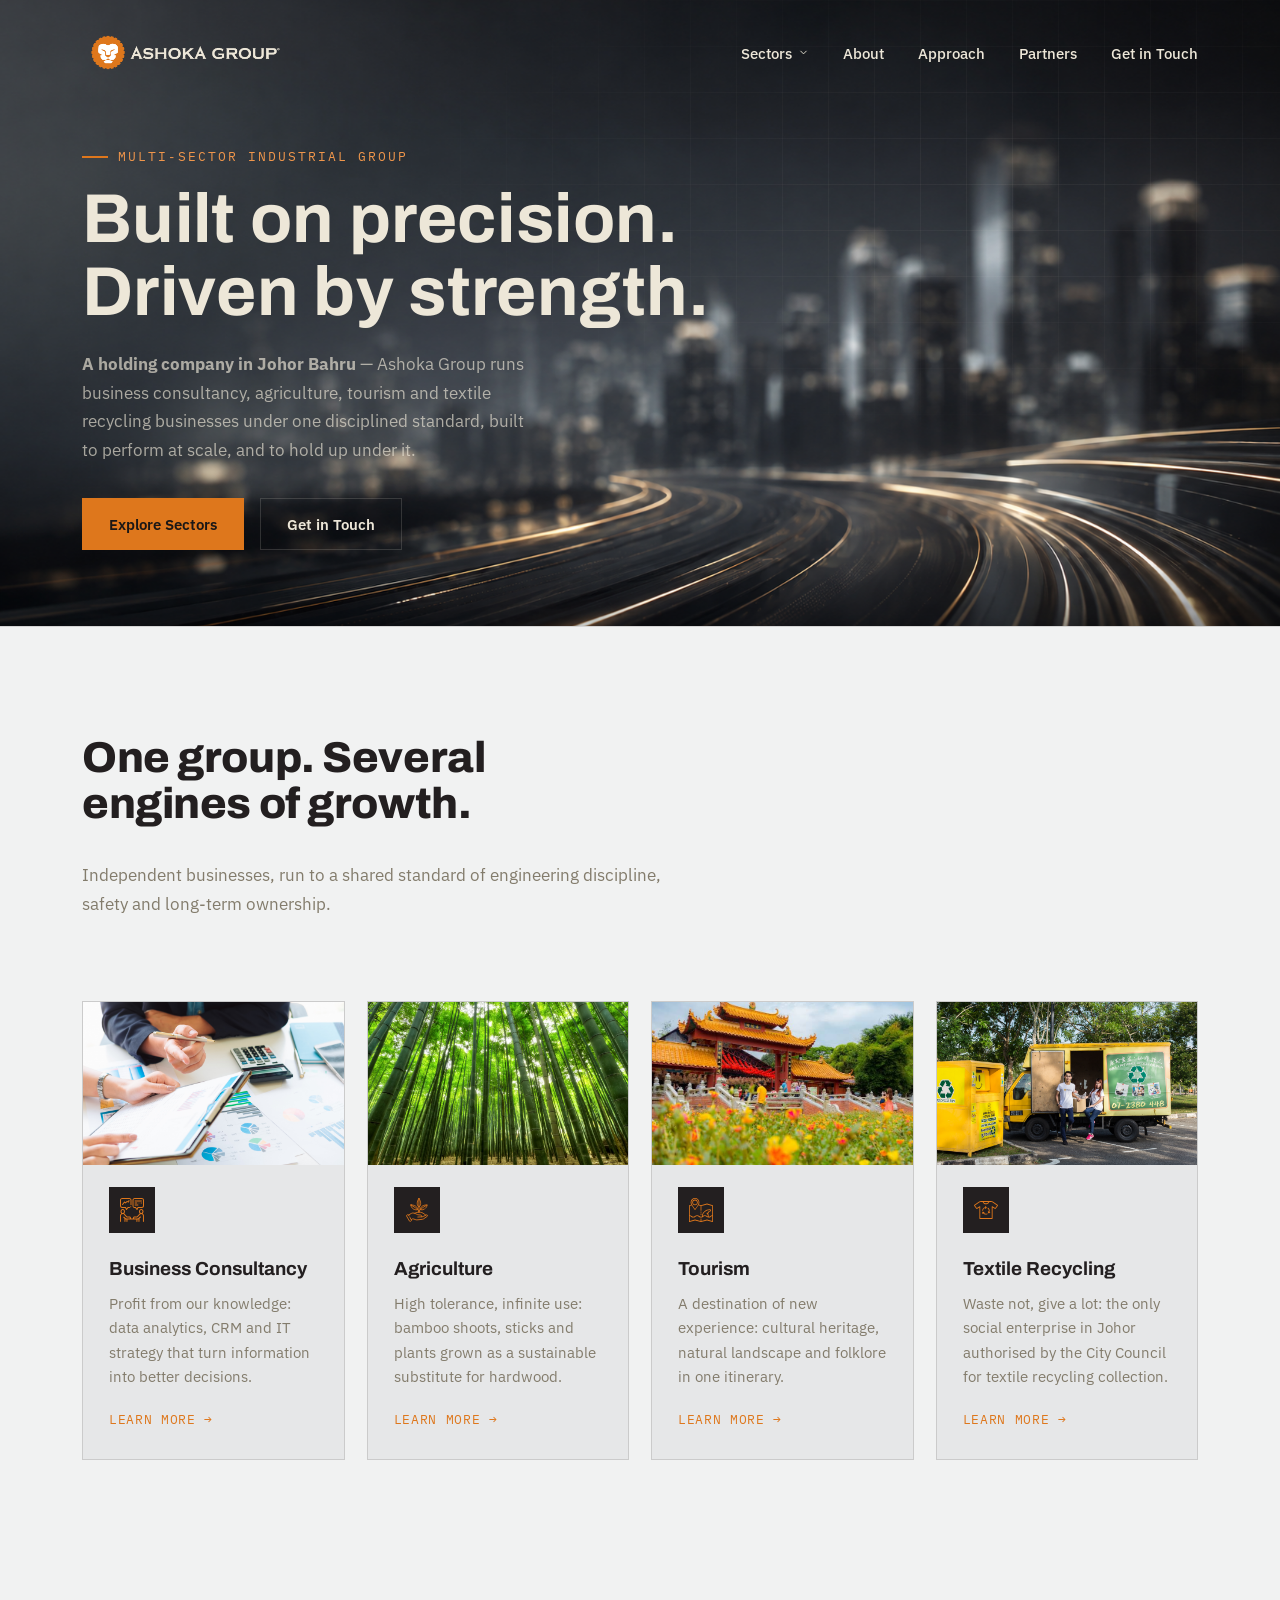
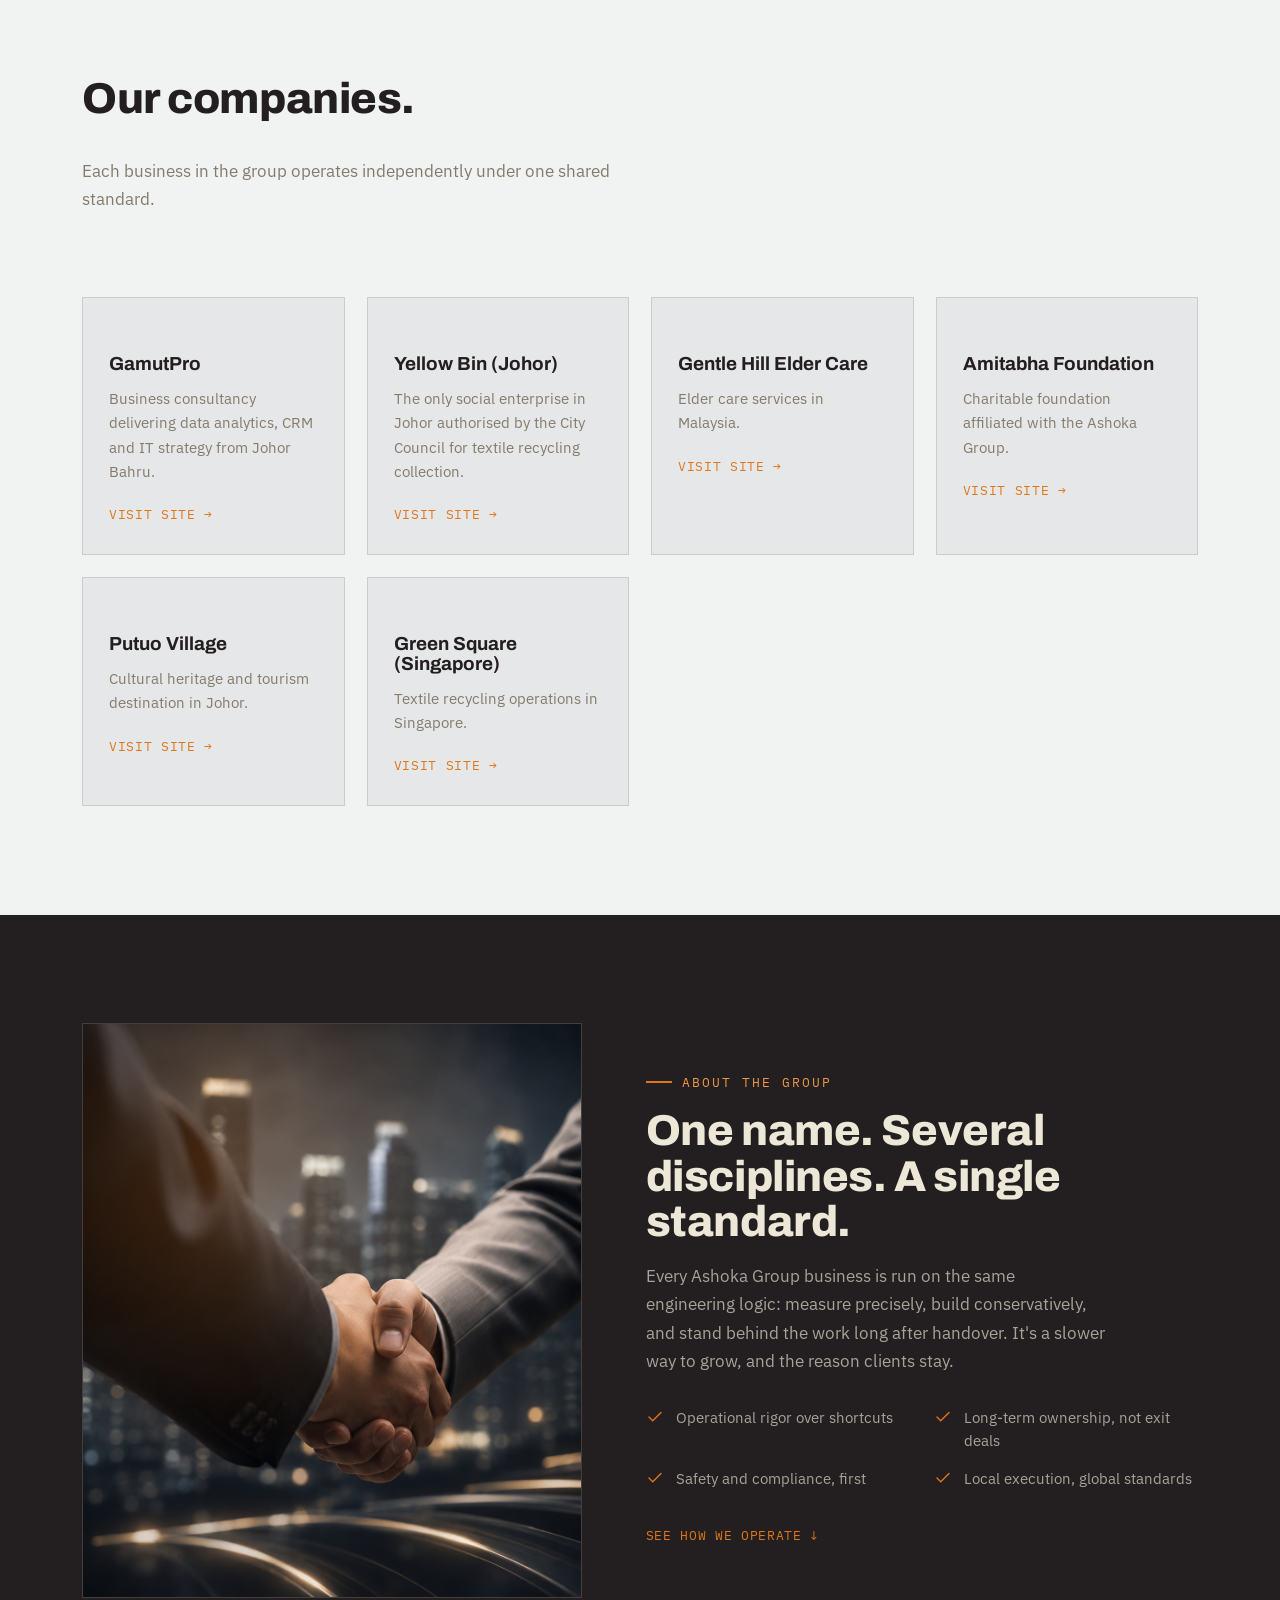
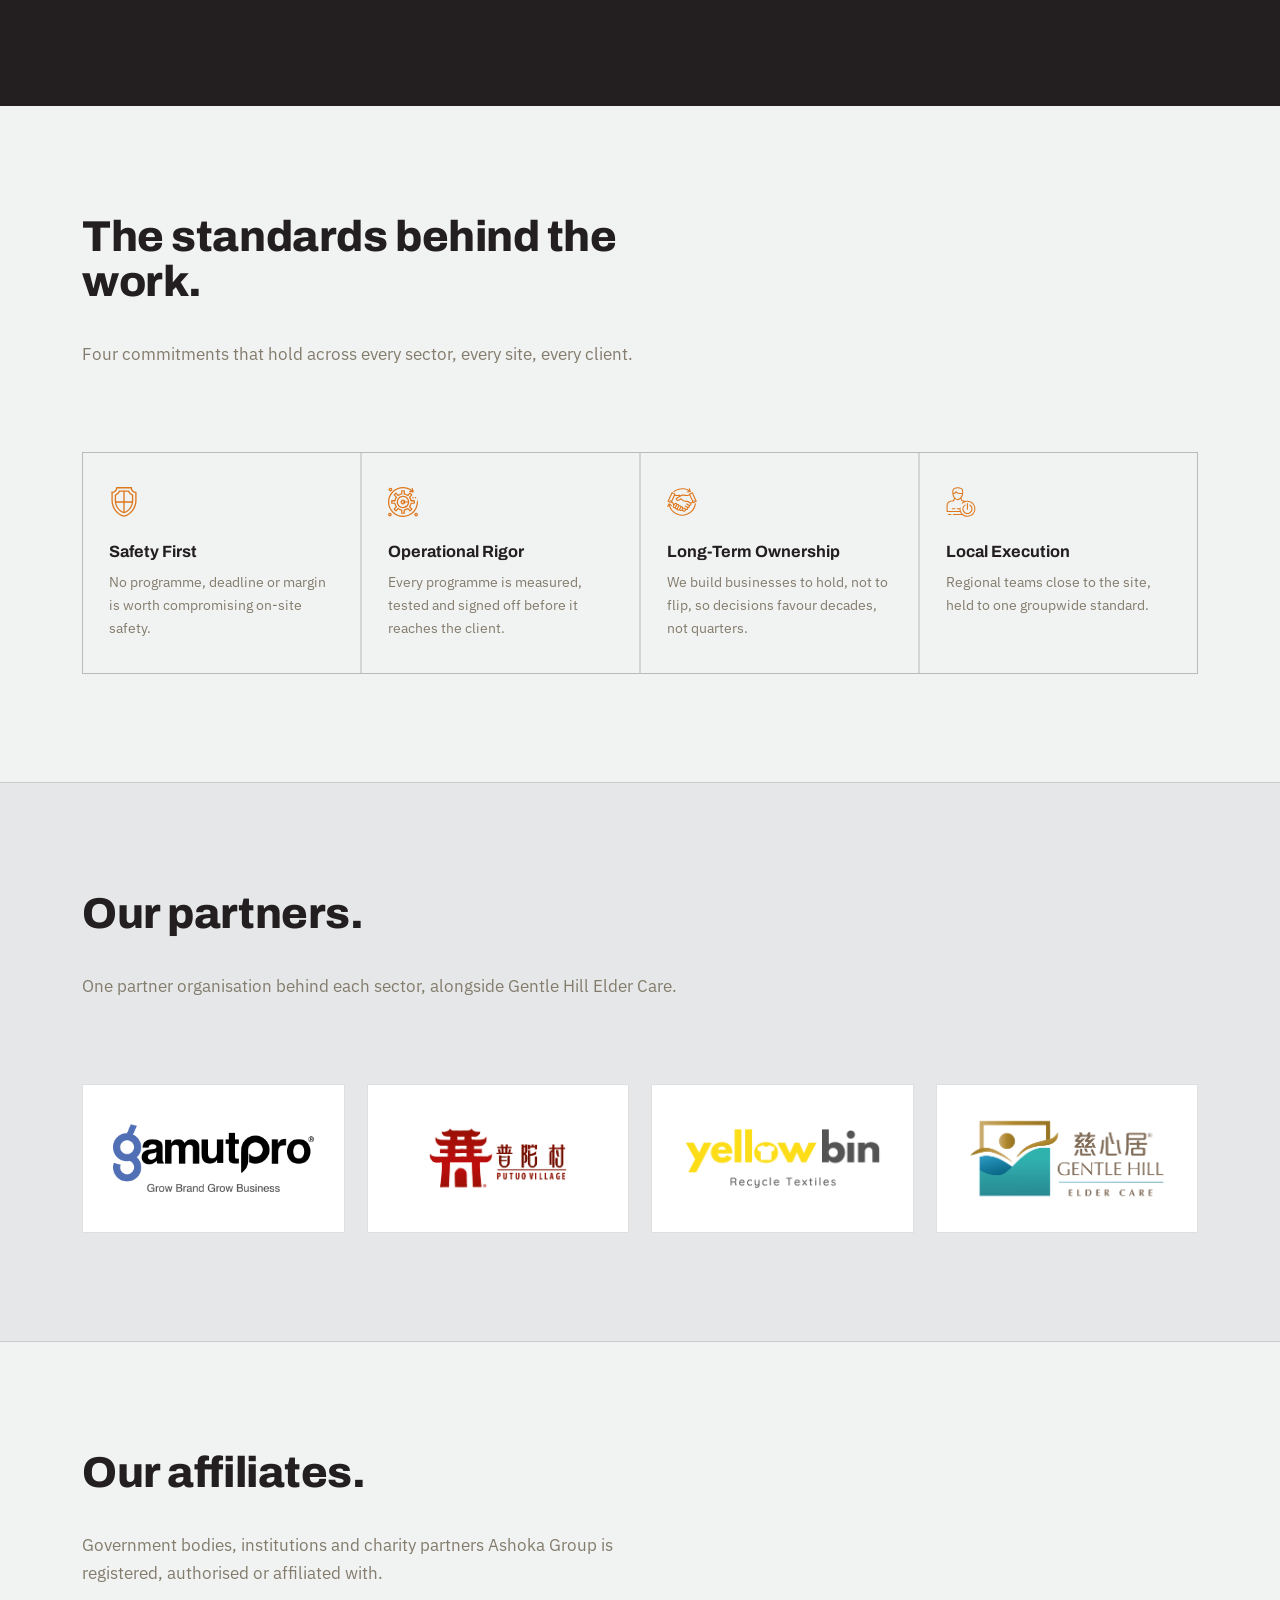
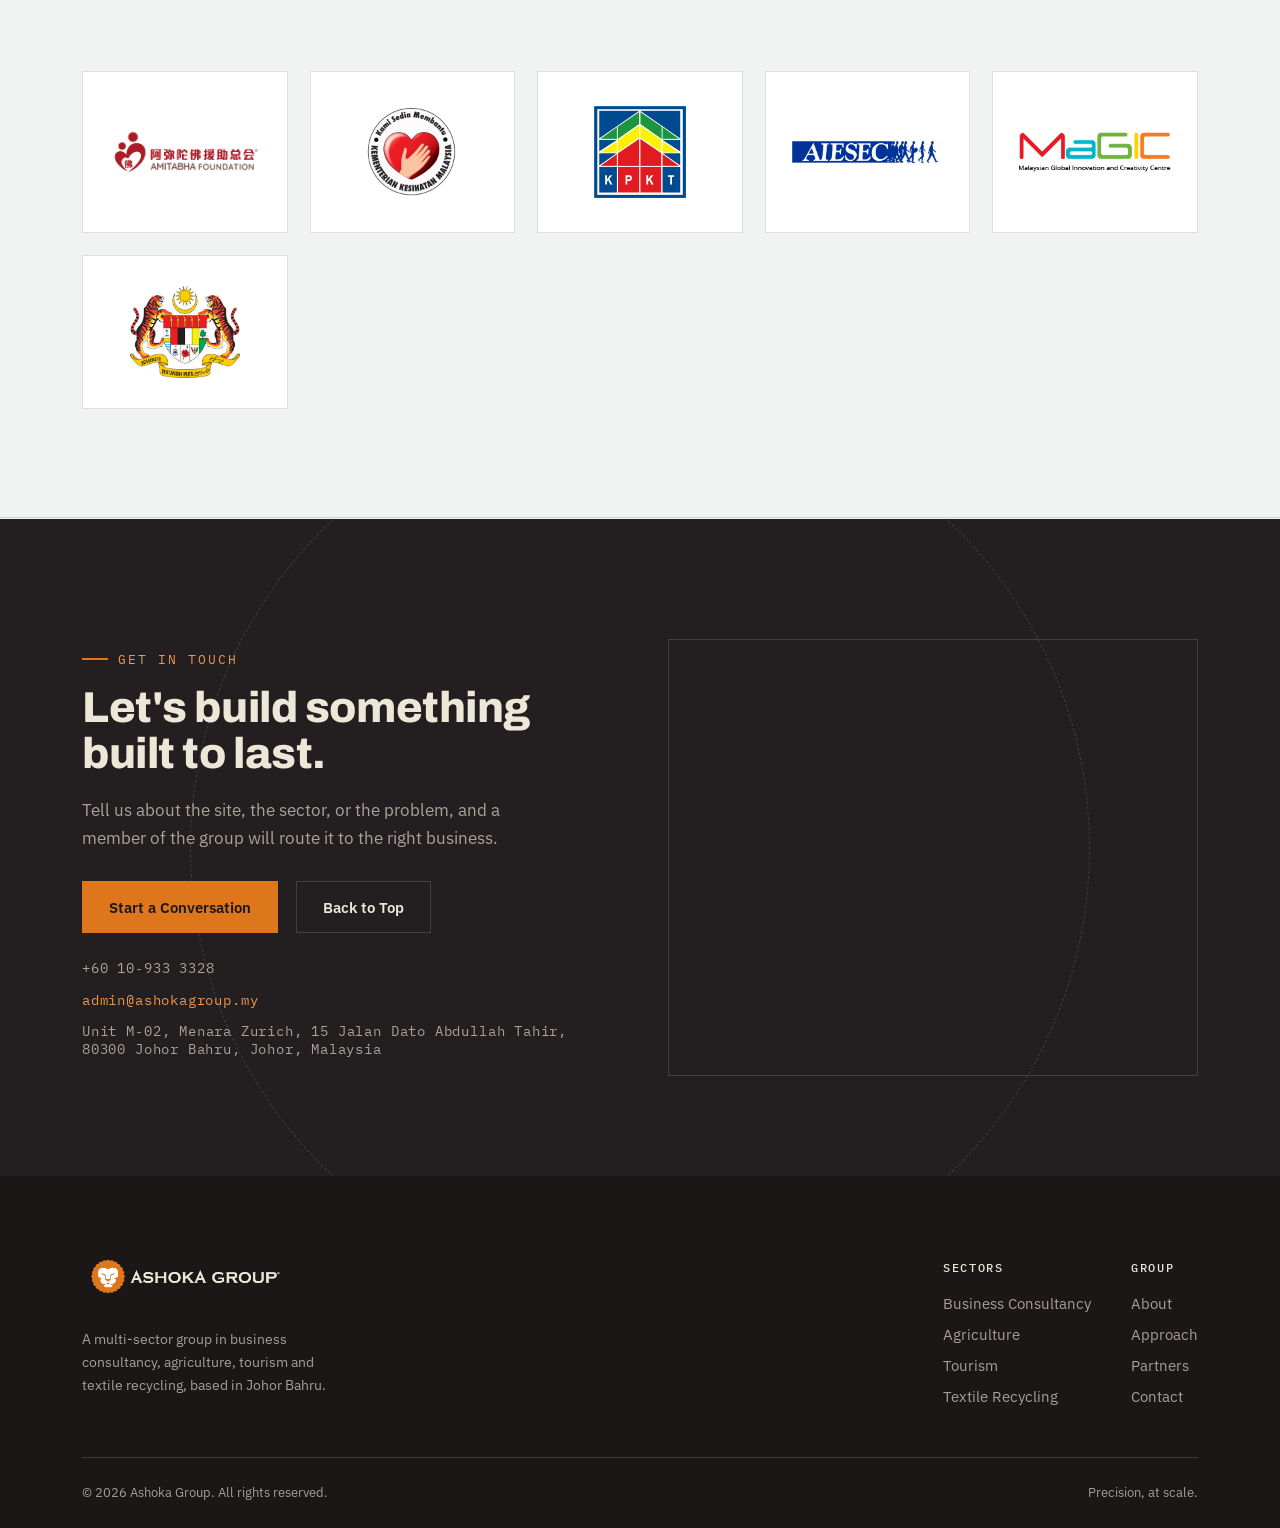
<file: index.html>
<!doctype html>
<html lang="en">
<head>
<meta charset="UTF-8">
<meta name="viewport" content="width=device-width, initial-scale=1.0">
<title>Ashoka Group | Johor Bahru Holding Company – Consultancy, Agriculture, Tourism &amp; Recycling</title>
<meta name="description" content="Ashoka Group is a Johor Bahru holding company with businesses in consultancy, agriculture, tourism and textile recycling, run under one disciplined standard.">
<meta name="google-site-verification" content="D68Gs36eOarVPEFwqhNG8EKl6E-1Dmd738kjjEJnuug" />
<link rel="icon" type="image/x-icon" href="assets/favicon/favicon.ico">
<link rel="icon" type="image/png" sizes="32x32" href="assets/favicon/favicon-32x32.png">
<link rel="icon" type="image/png" sizes="16x16" href="assets/favicon/favicon-16x16.png">
<link rel="apple-touch-icon" sizes="180x180" href="assets/favicon/apple-touch-icon.png">
<link rel="manifest" href="assets/favicon/site.webmanifest">
<meta name="theme-color" content="#DE771C">
<link rel="preconnect" href="https://fonts.googleapis.com">
<link rel="stylesheet" href="css/styles.css">
<script type="application/ld+json">
{
  "@context": "https://schema.org",
  "@type": "Organization",
  "name": "Ashoka Group",
  "url": "https://ashokagroup.my",
  "logo": "https://ashokagroup.my/assets/logo/ashoka-lockup-horizontal.png",
  "description": "Ashoka Group is a holding company in Johor Bahru with businesses in consultancy, agriculture, tourism and textile recycling.",
  "address": {
    "@type": "PostalAddress",
    "streetAddress": "Unit M-02, Menara Zurich, 15 Jalan Dato Abdullah Tahir",
    "addressLocality": "Johor Bahru",
    "addressRegion": "Johor",
    "postalCode": "80300",
    "addressCountry": "MY"
  },
  "telephone": "+60109333328",
  "email": "admin@ashokagroup.my",
  "subOrganization": [
    {
      "@type": "Organization",
      "name": "GamutPro",
      "url": "https://gamutpro.my"
    },
    {
      "@type": "Organization",
      "name": "Yellow Bin",
      "url": "https://yellowbin.com.my"
    },
    {
      "@type": "Organization",
      "name": "Gentle Hill Elder Care",
      "url": "https://gentlehill.my"
    },
    {
      "@type": "Organization",
      "name": "Amitabha Foundation",
      "url": "https://amitabhafoundation.my"
    },
    {
      "@type": "Organization",
      "name": "Putuo Village",
      "url": "https://putuovillage.com.my"
    },
    {
      "@type": "Organization",
      "name": "Green Square",
      "url": "https://greensquare.com.sg"
    }
  ]
}
</script>
</head>
<body>

<header class="site-header" id="siteHeader">
  <div class="wrap header-inner">
    <a href="#top" class="brand" aria-label="Ashoka Group home">
      <img class="brand-mark" src="assets/logo/ashoka-lockup-horizontal.png" alt="Ashoka Group">
      <img class="brand-mark-light" src="assets/logo/ashoka-lockup-horizontal-light.png" alt="Ashoka Group">
    </a>
    <nav class="main-nav" id="mainNav">
      <div class="nav-dropdown">
        <button class="nav-dropdown-trigger" type="button" aria-haspopup="true" aria-expanded="false">
          Sectors
          <svg class="nav-caret" viewBox="0 0 24 24" fill="none" stroke="currentColor" stroke-width="2" stroke-linecap="round" stroke-linejoin="round"><path d="m6 9 6 6 6-6"/></svg>
        </button>
        <div class="nav-dropdown-menu">
          <a href="business-consultancy">Business Consultancy</a>
          <a href="agriculture">Agriculture</a>
          <a href="tourism">Tourism</a>
          <a href="textile-recycling">Textile Recycling</a>
        </div>
      </div>
      <a href="#about">About</a>
      <a href="#approach">Approach</a>
      <a href="#partners">Partners</a>
      <a href="#contact">Get in Touch</a>
    </nav>
    <button class="nav-toggle" id="navToggle" aria-label="Toggle menu" aria-expanded="false" aria-controls="mainNav">
      <span></span>
    </button>
  </div>
</header>

<main id="top">

  <!-- HERO -->
  <section class="hero" id="hero">
    <div class="hero-bg" aria-hidden="true">
      <img src="assets/img/hero-skyline.png" alt="">
    </div>
    <div class="wrap hero-inner">
      <div class="hero-copy">
        <p class="eyebrow"><span class="eyebrow-tick"></span>Multi&#8209;Sector Industrial Group</p>
        <h1 class="display">Built on precision.<br>Driven by strength.</h1>
        <p class="lede"><strong>A holding company in Johor Bahru</strong> — Ashoka Group runs business consultancy, agriculture, tourism and textile recycling businesses under one disciplined standard, built to perform at scale, and to hold up under it.</p>
        <div class="hero-actions">
          <a href="#sectors" class="btn btn-primary">Explore Sectors</a>
          <a href="#contact" class="btn btn-ghost">Get in Touch</a>
        </div>
      </div>
    </div>
  </section>

  <div class="seam seam--to-bone" aria-hidden="true"></div>

  <!-- SECTORS -->
  <section class="sectors section-pad" id="sectors">
    <div class="wrap">
      <div class="section-head">
        <h2 class="h2">One group. Several engines of growth.</h2>
        <p class="lede on-bone">Independent businesses, run to a shared standard of engineering discipline, safety and long‑term ownership.</p>
      </div>

      <div class="sector-grid">
        <a class="sector-card" href="business-consultancy">
          <img class="sector-photo" src="assets/img/1.png" alt="Business consultancy team reviewing data reports">
          <div class="sector-top">
            <span class="sector-icon">
              <svg viewBox="0 0 300 300" fill="currentColor"><path d="M272.6,0h-88.9c-15.1,0-27.4,12-27.4,26.9v71.5c0,15.4,10.5,26.6,25,26.6h9.4l16.9,22.5c1.2,1.6,3,2.5,5,2.5s.4,0,.6,0c2.2-.2,4.1-1.5,5-3.4l10.8-21.5h46.1c14.5,0,25-11.2,25-26.6V26.9C300,12.1,287.7,0,272.6,0ZM275,112.5h-50c-2.4,0-4.5,1.3-5.6,3.5l-8,16-12.7-16.9c-1.2-1.6-3-2.5-5-2.5h-12.5c-9.2,0-12.5-7.6-12.5-14.1V26.9c0-7.9,6.7-14.4,14.9-14.4h88.9c8.2,0,14.9,6.4,14.9,14.4v71.5c0,6.5-3.3,14.1-12.5,14.1ZM283.8,192.6c6.1-5.7,10-14.3,10-23.8,0-17.2-12.6-31.2-28.1-31.2s-28.1,14-28.1,31.2,3.9,18.1,10,23.8c-5.6,3.4-10.1,8.3-12.9,14.2l-22.9,23.7h-30.6c-10.5,0-19,8.6-19,19.1s.4,4.6,1.2,6.6h-26.8c.8-2.1,1.2-4.3,1.2-6.6,0-10.5-8.5-19.1-19-19.1h-30.6l-22.9-23.7c-2.8-5.8-7.3-10.8-12.9-14.2,6.1-5.7,10-14.3,10-23.8,0-17.2-12.6-31.2-28.1-31.2s-28.1,14-28.1,31.2,3.9,18.1,10,23.8C6.5,198.5,0,209,0,221v72.7c0,3.5,2.8,6.2,6.2,6.2s6.2-2.8,6.2-6.2v-72.7c0-11.6,9.8-21,21.8-21s11.6,2.4,15.6,6.4c0,1.5.6,3.1,1.7,4.2l2,2,1.2,1.2,7.6,7.9,6.2,6.5,12.4,12.9c1.2,1.2,2.8,1.9,4.5,1.9h33.2c3.6,0,6.5,3,6.5,6.6s-2.9,6.6-6.5,6.6h-38.5c-2.4,0-4-1.4-4.8-2.2-.2-.2-.4-.4-.6-.6-.1-.1-.2-.2-6.3-4.8-1.6-1.2-3.7-2.8-6.2-4.8-1.8-1.4-3.9-2.9-6.2-4.8-2.5-1.9-5.4-4.1-8.7-6.6l-3.8,5-3.8,5s8.7,6.6,16.2,12.3v38.9c0,3.5,2.8,6.2,6.2,6.2s6.2-2.8,6.2-6.2v-29.1c3.3,2.6,7.4,4.1,11.7,4.1h.8v25c0,3.5,2.8,6.2,6.2,6.2s6.2-2.8,6.2-6.2v-25h112.2v25c0,3.5,2.8,6.2,6.2,6.2s6.2-2.8,6.2-6.2v-25h1.4c4.2,0,8.3-1.5,11.7-4.1v29.1c0,3.5,2.8,6.2,6.2,6.2s6.2-2.8,6.2-6.2v-38.9c7.5-5.7,16.3-12.3,16.3-12.3,2.7-2.1,3.3-6,1.2-8.8-1.7-2.3-4.7-3-7.3-2-.5.2-1,.5-1.5.8-3.3,2.5-6.1,4.7-8.7,6.6-2.4,1.8-4.4,3.4-6.2,4.8-2.6,2-4.6,3.5-6.2,4.8-6.1,4.6-6.2,4.7-6.3,4.8-.2.2-.4.4-.6.6-.7.8-2.3,2.2-4.8,2.2h-38.5c-3.6,0-6.5-3-6.5-6.6s2.9-6.6,6.5-6.6h33.2c1.7,0,3.3-.7,4.5-1.9l12.4-12.9,6.2-6.5,7.6-7.9,1.2-1.2,2-2c1.1-1.2,1.7-2.7,1.7-4.2,4-3.9,9.5-6.3,15.6-6.3,12,0,21.8,9.4,21.8,21v72.7c0,3.5,2.8,6.2,6.2,6.2s6.2-2.8,6.2-6.2v-72.7c0-12-6.5-22.5-16.2-28.4ZM250.1,168.7c0-10.3,7-18.8,15.6-18.8s15.6,8.4,15.6,18.8-7,18.7-15.6,18.7-15.6-8.4-15.6-18.7ZM18.7,168.7c0-10.3,7-18.8,15.6-18.8s15.6,8.4,15.6,18.8-7,18.7-15.6,18.7-15.6-8.4-15.6-18.7ZM275,37.5c0,3.5-2.8,6.2-6.2,6.2h-81.2c-3.5,0-6.2-2.8-6.2-6.2s2.8-6.2,6.2-6.2h81.2c3.5,0,6.3,2.8,6.3,6.2ZM243.7,62.5c0,3.4-2.8,6.2-6.2,6.2s-6.2-2.8-6.2-6.2,2.8-6.2,6.2-6.2c3.4,0,6.2,2.8,6.2,6.2ZM275,62.5c0,3.4-2.8,6.2-6.2,6.2h-6.2c-3.4,0-6.2-2.8-6.2-6.2s2.8-6.2,6.2-6.2h6.2c3.4,0,6.2,2.8,6.2,6.2ZM181.2,62.5c0-3.4,2.8-6.2,6.2-6.2h25c3.4,0,6.2,2.8,6.2,6.2s-2.8,6.2-6.2,6.2h-25c-3.4,0-6.2-2.8-6.2-6.2ZM231.2,87.5c0,3.5-2.8,6.2-6.2,6.2h-37.5c-3.5,0-6.2-2.8-6.2-6.2s2.8-6.2,6.2-6.2h37.5c3.5,0,6.2,2.8,6.2,6.2ZM137.7,104.6c2.9,1.7,3.9,5.6,2.2,8.6-1.1,1.9-3.2,3.1-5.4,3.1s-2.2-.3-3.2-.9c-.3-.2-.6-.4-.9-.6-1-.8-1.7-1.9-2-3.2-.4-1.6-.2-3.3.7-4.8h0c1.5-2.5,4.9-3.6,7.6-2.6.3.1.6.2.9.4ZM6.6,116.9C2.3,112.1,0,105.5,0,98.4V26.9C0,12.1,12.4,0,27.4,0h88.9c15.1,0,27.4,12.1,27.4,26.9v58.7c0,3.4-2.8,6.2-6.2,6.2s-6.2-2.8-6.2-6.2V26.9c0-7.9-6.7-14.4-14.9-14.4H27.4c-8.3,0-14.9,6.4-14.9,14.4v71.5c.3,9.1,4.7,13.9,12.5,14.1h43.7c2.4,0,4.5,1.3,5.6,3.4l8,15.9,12.7-16.9c1.2-1.6,3.1-2.5,5-2.5h18.7c3.1,0,5.7,2.3,6.2,5.3,0,.3,0,.6,0,.9,0,3.4-2.8,6.2-6.2,6.2h-15.6l-16.9,22.5c-1.2,1.6-3.1,2.5-5,2.5h-.6c-2.2-.2-4.1-1.5-5-3.4l-10.8-21.6H24.9c-7.2,0-13.9-2.9-18.3-8.1ZM114.5,25.3c3.3,1.1,5,4.6,4,7.9l-6.2,18.8c-1.1,3.3-4.6,5.1-7.9,4l-15.1-5-16,16c-2.4,2.4-6.4,2.4-8.8,0l-7.6-7.6-20.6,25.8c-1.2,1.5-3.1,2.3-4.9,2.3s-2.7-.4-3.9-1.4c-2.7-2.2-3.1-6.1-1-8.8l25-31.2c1.1-1.4,2.8-2.2,4.5-2.3,1.8,0,3.5.6,4.8,1.8l8.1,8.1,14.3-14.3c1.7-1.7,4.1-2.3,6.4-1.5l12.8,4.3,4.3-12.8c1.1-3.3,4.6-5.1,7.9-4Z"/></svg>
            </span>
          </div>
          <h3>Business Consultancy</h3>
          <p>Profit from our knowledge: data analytics, CRM and IT strategy that turn information into better decisions.</p>
          <span class="text-link">Learn more →</span>
        </a>

        <a class="sector-card" href="agriculture">
          <img class="sector-photo" src="assets/img/5.png" alt="Bamboo agriculture plantation">
          <div class="sector-top">
            <span class="sector-icon">
              <svg viewBox="0 0 300 300"><defs><style>.ag-st0{fill:none;stroke:currentColor;stroke-linecap:round;stroke-linejoin:round;stroke-width:10.8px;}</style></defs><g><path class="ag-st0" d="M174.5,176.3c.4-7,3-19.3,15.5-30.4,38-33.7,85.8-58.3,85.8-58.3"/><path class="ag-st0" d="M174.3,176.3c-.4-7.1-3.2-19.4-15.5-30.4-38-33.7-85.3-58.2-85.3-58.2"/><path class="ag-st0" d="M174.4,176.3V7.1"/><path class="ag-st0" d="M160.4,238.2l47.8-3.1"/><path class="ag-st0" d="M62.1,243.5l18.2,31.5c2.2,3.9.9,8.8-2.9,11l-10,5.8c-3.9,2.2-8.8.9-11-2.9l-36.7-63.5c-2.2-3.9-.9-8.8,2.9-11l10-5.8c3.9-2.2,8.8-.9,11,2.9l8.4,14.5"/><path class="ag-st0" d="M78.7,272.3l10.2-9c3.3-3,8-3.9,12.3-2.6l35,11.2c3.9,1.5,8,2.1,12.1,1.7l69.6-7.1c4.3-.4,8.5-2,12.2-4.5l48.1-33.1c3.9-3.6,4.6-9.7,1.7-14.2-3.2-4.9-9.5-6.2-14.2-2.9l-31,16.3c-8.2,4.3-17.1,6.7-26.2,7l.4-6.6c-.8-8-6.6-14.4-14.1-15.5l-34.7-4.2c-8-1.2-12-4-19-8.3-6.8-4.2-19.5-9.3-26.3-11.4-12-3.6-25-1.9-36,4.2l-34.4,19.3"/><path class="ag-st0" d="M256.9,127.7c13.5-13.7,18.1-30.6,19.5-37.8.4-1.8-1.4-3.5-3.5-3.5-16.3.3-76.7,5-83.3,57.5-.2,1.6,1.2,3.1,3.1,3.3,20.6,1.9,36.2-1.5,48-7.6"/><path class="ag-st0" d="M76.4,86.4c16.3.3,76.7,5,83.3,57.5.2,1.6-1.2,3.1-3.1,3.3-66.6,6.1-81-43.6-83.7-57.3-.4-1.8,1.4-3.5,3.5-3.5Z"/><path class="ag-st0" d="M176.4,8.2c-.9-1.4-3-1.4-3.9,0-8.5,13.4-40.3,69.8,1.9,106.3h.1c42.2-36.5,10.4-92.9,1.9-106.3Z"/><path class="ag-st0" d="M259.3,215l-20.3-16.2c-34.1-27.2-81.5-29.7-118.1-7.6"/></g></svg>
            </span>
          </div>
          <h3>Agriculture</h3>
          <p>High tolerance, infinite use: bamboo shoots, sticks and plants grown as a sustainable substitute for hardwood.</p>
          <span class="text-link">Learn more →</span>
        </a>

        <a class="sector-card" href="tourism">
          <img class="sector-photo" src="assets/img/images.jpg" alt="Cultural heritage tourism site at Putuo Village">
          <div class="sector-top">
            <span class="sector-icon">
              <svg viewBox="0 0 300 300" fill="currentColor"><path d="M296.3,90l-70-20c-.9-.2-1.8-.2-2.6,0l-73.7,20-28.1-7.4c4.6-8.5,7.3-17.9,8.1-27.5C130,24.6,105.4,0,75,0S20.1,24.6,20.1,55c.9,9.8,3.8,19.4,8.5,28.1l-24.8,6.9c-2.2.6-3.7,2.7-3.6,5v199.9c0,1.6.7,3.1,2,4,1.2.9,2.9,1.2,4.3.8l68.6-19.8,73.7,20c.9.2,1.7.2,2.6,0l73.7-20,68.6,20c.4,0,.9,0,1.3,0,2.8,0,5-2.2,5-5V95c0-2.3-1.4-4.4-3.6-5ZM75,10c24.8,0,45,20.1,45,45s-29.5,61.8-45,81.9c-15.4-20-45-62.5-45-81.9S50.2,10,75,10ZM33.2,92.1c11.2,19.6,23.9,38.3,37.9,56,1.7,2.2,4.9,2.5,7,.8.3-.2.5-.5.8-.8,14.2-17.9,27-36.8,38.3-56.7l27.7,7.4v56.1c0,2.8,2.2,5,5,5s5-2.2,5-5v-56.1l70-18.8,65,18.5v116.7c-8.4,1.1-16.2,4.9-22.3,10.8-5.1,5.2-11.9,8.3-19.1,8.8-2.5-8.1-3.7-16.5-3.5-25,0-1.1-.4-2.1-1-3l-9-12h5c2.4,0,4.5-1.6,5-3.9,3-13.7,10.7-21,15-21,8.3,0,15-6.7,15-15s-6.7-15-15-15h0c-25.8.2-50.5,10.1-69.4,27.6-18.7,16.7-29.8,40.4-30.5,65.6-3.2,1.2-6.6,1.8-10,1.7-7.9,0-15.4-3.2-20.9-8.8-15.2-14.9-39.5-14.9-54.7,0-11.3,11.6-29.8,11.8-41.4.5-.2-.2-.3-.3-.5-.5-6.1-5.9-14-9.7-22.4-10.8v-116.5l23.1-6.6ZM221,192.9l14,18.7c0,7.4,1,14.8,2.7,22-4.5-1.7-8.6-4.3-12.1-7.5-15.2-14.9-39.5-14.9-54.7,0l-.5.4c2.4-19.8,11.9-38.1,26.8-51.5,17-15.9,39.4-24.8,62.7-25,2.8,0,5,2.2,5,5s-2.2,5-5,5c-10,0-19.5,10.3-23.8,25h-11.1c-1.9,0-3.6,1.1-4.4,2.7-.9,1.7-.7,3.7.4,5.2ZM226.3,269.9c-.9-.2-1.8-.2-2.6,0l-68.7,18.5v-28.5c0-2.8-2.2-5-5-5s-5,2.2-5,5v28.5l-68.7-18.5c-.9-.2-1.8-.2-2.6,0l-63.6,18.3v-62.9c6,1.2,11.6,4.1,15.9,8.4,15.2,14.9,39.5,14.9,54.7,0,11.3-11.6,29.8-11.8,41.4-.5.2.2.3.3.5.5,15.2,14.9,39.5,14.9,54.7,0,11.3-11.6,29.9-11.8,41.5-.5.2.2.3.3.5.5,6.7,6.5,15.6,10.5,25,11,.2,0,.5.1.7.1h1.6c10.2,0,20.1-3.9,27.3-11.1,4.4-4.3,10-7.3,16-8.4v62.9l-63.6-18.3Z"/><path d="M110,55c0-19.3-15.7-35-35-35s-35,15.7-35,35,15.7,35,35,35,35-15.7,35-35ZM50.1,55c0-13.8,11.2-25,25-25s25,11.2,25,25-11.2,25-25,25-25-11.2-25-25Z"/><path d="M150,184.9c2.8,0,5-2.2,5-5v-5c0-2.8-2.2-5-5-5s-5,2.2-5,5v5c0,2.8,2.2,5,5,5Z"/><path d="M150,214.9c2.8,0,5-2.2,5-5v-10c0-2.8-2.2-5-5-5s-5,2.2-5,5v10c0,2.8,2.2,5,5,5Z"/></svg>
            </span>
          </div>
          <h3>Tourism</h3>
          <p>A destination of new experience: cultural heritage, natural landscape and folklore in one itinerary.</p>
          <span class="text-link">Learn more →</span>
        </a>

        <a class="sector-card" href="textile-recycling">
          <img class="sector-photo" src="assets/img/IMG_9729.jpg" alt="Yellow Bin textile recycling collection">
          <div class="sector-top">
            <span class="sector-icon">
              <svg viewBox="0 0 300 300" fill="currentColor"><path d="M107.2,160.6c2.9.3,5.6-1.7,5.9-4.6,1.8-15,12.9-27.2,27.6-30.5-2.6,1.5-3.5,4.8-1.9,7.4s4.8,3.5,7.4,1.9c.3-.2.7-.4.9-.7l11.3-11.3c2.1-2.1,2.1-5.4,0-7.5l-11.3-11.3c-2.1-2.1-5.4-2.1-7.5,0s-2.1,5.4,0,7.5l2.8,2.8c-20.9,2.9-37.2,19.5-39.8,40.4-.4,2.9,1.7,5.6,4.6,5.9,0,0,0,0,0,0Z"/><path d="M184.7,154.2c1,5.6.6,11.4-1.1,16.9l-.4-1.6c-.8-2.8-3.8-4.5-6.6-3.6-2.7.8-4.4,3.6-3.7,6.4,6.5,23.6,2.4,21.3,26.1,15.1,2.8-.8,4.5-3.8,3.6-6.6-.8-2.7-3.6-4.4-6.4-3.7l-3.8,1c2.2-5.5,3.4-11.5,3.5-17.4,0-14.6-6.8-28.5-18.5-37.3-2.4-1.8-5.7-1.3-7.4,1.1-1.7,2.3-1.3,5.7,1.1,7.4,7.2,5.4,12.1,13.4,13.7,22.3Z"/><path d="M104.7,197.1c2.8.8,5.8-.9,6.5-3.8l1-3.8c13,16.6,35.5,22.5,54.9,14.3,2.7-1.2,3.9-4.3,2.7-7-1.2-2.6-4.2-3.8-6.8-2.8-13.9,5.9-30.1,2.4-40.4-8.7l1.7.4c2.9.7,5.7-1,6.4-3.9.7-2.8-.9-5.6-3.7-6.4l-15.5-4.1c-2.8-.7-5.7,1-6.5,3.8l-4.1,15.5c-.8,2.8.9,5.8,3.8,6.5h0Z"/><path d="M26.3,131.5c3.6,4.7,10.1,6,15.2,2.8l26-16.9v139c0,2.9,2.4,5.3,5.3,5.3h154.4c2.9,0,5.3-2.4,5.3-5.3h0V117.5l26.1,16.9c5,3,11.5,1.8,15-2.9l23.1-30.8c3.8-5.1,2.7-12.3-2.4-16.1-.1,0-.3-.2-.4-.3l-58.6-39.1c-6.9-4.6-15-7-23.3-7h-124.2c-8.3,0-16.4,2.4-23.2,7L6,84.3c-5.2,3.5-6.7,10.6-3.2,15.8.1.2.2.4.4.5l23.1,30.8ZM180.6,48.9c-9.3,16.9-30.6,23-47.5,13.7-5.8-3.2-10.5-7.9-13.7-13.7h61.2ZM11.9,93.2l58.6-39.1c9.1-7.3,26.3-4.9,37-5.3,9.5,23.4,36.1,34.8,59.5,25.3,11.5-4.6,20.7-13.8,25.3-25.3,10.8.4,27.9-2.1,37,5.3l58.6,39.1c.4.2.5.7.2,1,0,0,0,0,0,0l-23.1,30.8c-.2.3-.5.4-.9.3l-34.2-22.2c-2.5-1.6-5.8-.8-7.4,1.7-.5.8-.8,1.8-.8,2.8v143.4H78.1V107.7c0-3-2.5-5.3-5.4-5.3-1,0-2,.3-2.8.8l-34,22.1c-.3.2-.8.1-1-.2l-23.1-30.8c-.3-.3-.2-.8,0-1,0,0,0,0,0,0Z"/></svg>
            </span>
          </div>
          <h3>Textile Recycling</h3>
          <p>Waste not, give a lot: the only social enterprise in Johor authorised by the City Council for textile recycling collection.</p>
          <span class="text-link">Learn more →</span>
        </a>
      </div>
    </div>
  </section>

  <!-- OUR COMPANIES -->
  <section class="sectors section-pad" id="companies" style="background:var(--c-white);">
    <div class="wrap">
      <div class="section-head">
        <h2 class="h2">Our companies.</h2>
        <p class="lede on-bone">Each business in the group operates independently under one shared standard.</p>
      </div>
      <div class="sector-grid">

        <a class="sector-card" href="https://gamutpro.my" target="_blank" rel="noopener">
          <div class="sector-top"></div>
          <h3>GamutPro</h3>
          <p>Business consultancy delivering data analytics, CRM and IT strategy from Johor Bahru.</p>
          <span class="text-link">Visit site →</span>
        </a>

        <a class="sector-card" href="https://yellowbin.com.my" target="_blank" rel="noopener">
          <div class="sector-top"></div>
          <h3>Yellow Bin (Johor)</h3>
          <p>The only social enterprise in Johor authorised by the City Council for textile recycling collection.</p>
          <span class="text-link">Visit site →</span>
        </a>

        <a class="sector-card" href="https://gentlehill.my" target="_blank" rel="noopener">
          <div class="sector-top"></div>
          <h3>Gentle Hill Elder Care</h3>
          <p>Elder care services in Malaysia.</p>
          <span class="text-link">Visit site →</span>
        </a>

        <a class="sector-card" href="https://amitabhafoundation.my" target="_blank" rel="noopener">
          <div class="sector-top"></div>
          <h3>Amitabha Foundation</h3>
          <p>Charitable foundation affiliated with the Ashoka Group.</p>
          <span class="text-link">Visit site →</span>
        </a>

        <a class="sector-card" href="https://putuovillage.com.my" target="_blank" rel="noopener">
          <div class="sector-top"></div>
          <h3>Putuo Village</h3>
          <p>Cultural heritage and tourism destination in Johor.</p>
          <span class="text-link">Visit site →</span>
        </a>

        <a class="sector-card" href="https://greensquare.com.sg" target="_blank" rel="noopener">
          <div class="sector-top"></div>
          <h3>Green Square (Singapore)</h3>
          <p>Textile recycling operations in Singapore.</p>
          <span class="text-link">Visit site →</span>
        </a>

      </div>
    </div>
  </section>

  <div class="seam seam--to-charcoal" aria-hidden="true"></div>

  <!-- ABOUT -->
  <section class="about section-pad" id="about">
    <div class="wrap about-inner">
      <div class="about-frame">
        <img class="about-photo" src="assets/img/hero-handshake.png" alt="Ashoka Group partnership handshake in front of a city skyline">
      </div>
      <div class="about-copy">
        <p class="eyebrow on-dark"><span class="eyebrow-tick"></span>About the Group</p>
        <h2 class="h2 on-dark">One name. Several disciplines. A single standard.</h2>
        <p class="lede">Every Ashoka Group business is run on the same engineering logic: measure precisely, build conservatively, and stand behind the work long after handover. It's a slower way to grow, and the reason clients stay.</p>
        <ul class="pillars">
          <li><svg viewBox="0 0 24 24" fill="none" stroke-width="1.8" stroke-linecap="round" stroke-linejoin="round"><path d="M20 6 9 17l-5-5"/></svg>Operational rigor over shortcuts</li>
          <li><svg viewBox="0 0 24 24" fill="none" stroke-width="1.8" stroke-linecap="round" stroke-linejoin="round"><path d="M20 6 9 17l-5-5"/></svg>Long‑term ownership, not exit deals</li>
          <li><svg viewBox="0 0 24 24" fill="none" stroke-width="1.8" stroke-linecap="round" stroke-linejoin="round"><path d="M20 6 9 17l-5-5"/></svg>Safety and compliance, first</li>
          <li><svg viewBox="0 0 24 24" fill="none" stroke-width="1.8" stroke-linecap="round" stroke-linejoin="round"><path d="M20 6 9 17l-5-5"/></svg>Local execution, global standards</li>
        </ul>
        <a href="#approach" class="text-link">See how we operate ↓</a>
      </div>
    </div>
  </section>

  <!-- PRINCIPLES -->
  <section class="principles section-pad" id="approach">
    <div class="wrap">
      <div class="section-head">
        <h2 class="h2">The standards behind the work.</h2>
        <p class="lede on-bone">Four commitments that hold across every sector, every site, every client.</p>
      </div>

      <div class="principle-grid">
        <div class="principle">
          <svg viewBox="0 0 300 300" fill="currentColor"><path d="M201.6,38.3c-1-2.3-3.3-4-6-4h-91.2c-2.6,0-5,1.7-6,4-7.6,16.9-20.5,29.8-37,36.7-2.3,1-4,3.3-4,6v54.5c0,59.2,38.3,112.4,90.9,126.6.7,0,1,.3,1.7.3s1.3,0,1.7-.3c52.6-14.2,90.9-67.4,90.9-126.3v-54.5c0-2.6-1.7-5-4-6-16.5-7.3-29.8-20.5-37-37ZM70.7,85.2c16.2-7.9,29.8-21.2,38-37.7h34.7v95.9h-72.4c0-2.6-.3-5.3-.3-7.6,0,0,0-50.6,0-50.6ZM72.3,156.6h71.1v90.2c-36.7-13.9-63.8-48.9-71.1-90.2ZM156.6,246.9v-90.2h71.1c-7.3,41.3-34.4,76.4-71.1,90.2ZM229.3,135.8c0,2.6,0,5.3-.3,7.6h-72.4V47.5h34.7c8.3,16.5,21.8,29.8,38,37.7v50.6h0ZM269,47.5c-21.8,0-39.7-17.9-39.7-39.7s-3-6.6-6.6-6.6H77.3c-3.6,0-6.6,3-6.6,6.6,0,21.8-17.9,39.7-39.7,39.7s-6.6,3-6.6,6.6v81c0,77,50.9,144.1,124,163.3.7,0,1,.3,1.7.3s1,0,1.7-.3c73.1-19.2,124-86.3,124-163.3V54.1c0-3.6-3-6.6-6.6-6.6h-.2ZM262.4,135.1c0,70.4-46.3,131.9-112.4,150.1-66.1-18.2-112.4-79.7-112.4-150.1V60.4c23.8-3,43-22.1,45.9-45.9h132.9c3,23.8,22.1,43,45.9,45.9v74.7h.1Z"/></svg>
          <h3>Safety First</h3>
          <p>No programme, deadline or margin is worth compromising on-site safety.</p>
        </div>
        <div class="principle">
          <svg viewBox="0 0 300 300" fill="currentColor"><g><path d="M293.8,143.8c-3.5,0-6.2,2.8-6.2,6.2,0,57.2-35.2,106.5-84.9,127-50,20.8-109.7,10.3-149.8-29.8C-.8,193.6-.8,106.4,52.8,52.8,101.7,3.8,178.7-.4,232.5,40l-13.8-1.5c-3.4-.4-6.5,2.1-6.9,5.5s2.1,6.5,5.5,6.9l33.6,3.7c4,.4,7.2-2.8,6.9-6.6,0-1.2.3.5-9.8-33.8-1-3.3-4.4-5.2-7.8-4.2-3.3,1-5.2,4.4-4.2,7.8l3.5,12C213.9,10.4,182.7,0,150,0,67.1,0,0,67.1,0,150s71.2,154,157.5,149.8c78.9-3.9,142.5-68.9,142.5-149.8s-2.8-6.2-6.2-6.2h0Z"/><path d="M223.7,102.8l19.1-19.1c2.4-2.4,2.4-6.4,0-8.8l-17.7-17.7c-2.4-2.4-6.4-2.4-8.8,0l-19.1,19.1c-8.7-5.6-18.4-9.6-28.4-11.8v-27c0-3.5-2.8-6.2-6.2-6.2h-25c-3.5,0-6.2,2.8-6.2,6.2v27c-10.1,2.2-19.7,6.2-28.4,11.8l-19.1-19.1c-2.4-2.4-6.4-2.4-8.8,0l-17.7,17.7c-2.4,2.4-2.4,6.4,0,8.8l19.1,19.1c-5.6,8.7-9.6,18.4-11.8,28.4h-27c-3.5,0-6.2,2.8-6.2,6.2v25c0,3.5,2.8,6.2,6.2,6.2h27c2.2,10.1,6.2,19.7,11.8,28.4l-19.1,19.1c-2.4,2.4-2.4,6.4,0,8.8l17.7,17.7c2.4,2.4,6.4,2.4,8.8,0l19.1-19.1c8.7,5.6,18.4,9.6,28.4,11.8v27c0,3.5,2.8,6.2,6.2,6.2h25c3.5,0,6.2-2.8,6.2-6.2v-27c10.1-2.2,19.7-6.2,28.4-11.8l19.1,19.1c2.4,2.4,6.4,2.4,8.8,0l17.7-17.7c2.4-2.4,2.4-6.4,0-8.8l-19.1-19.1c5.6-8.7,9.6-18.4,11.8-28.4h27c3.5,0,6.2-2.8,6.2-6.2v-25c0-3.5-2.8-6.2-6.2-6.2h-27c-2.2-10.1-6.2-19.7-11.8-28.4ZM256.2,156.3h-26c-3.1,0-5.7,2.2-6.2,5.3-1.8,11.8-6.5,23.1-13.6,32.7-1.8,2.5-1.6,5.9.6,8.1l18.4,18.4-8.8,8.8-18.4-18.4c-2.2-2.2-5.6-2.4-8.1-.6-9.6,7.1-20.9,11.7-32.7,13.6-3,.5-5.3,3.1-5.3,6.2v26h-12.5v-26c0-3.1-2.2-5.7-5.3-6.2-11.8-1.8-23.1-6.5-32.7-13.6-2.5-1.8-5.9-1.6-8.1.6l-18.4,18.4-8.8-8.8,18.4-18.4c2.2-2.2,2.4-5.6.6-8.1-7.1-9.6-11.7-20.9-13.6-32.7-.5-3-3.1-5.3-6.2-5.3h-26v-12.5h26c3.1,0,5.7-2.2,6.2-5.3,1.8-11.8,6.5-23.1,13.6-32.7,1.8-2.5,1.6-5.9-.6-8.1l-18.4-18.4,8.8-8.8,18.4,18.4c2.2,2.2,5.6,2.4,8.1.6,9.6-7.1,20.9-11.7,32.7-13.6,3-.5,5.3-3.1,5.3-6.2v-26h12.5v26c0,3.1,2.2,5.7,5.3,6.2,11.8,1.8,23.1,6.5,32.7,13.6,2.5,1.8,5.9,1.6,8.1-.6l18.4-18.4,8.8,8.8-18.4,18.4c-2.2,2.2-2.4,5.6-.6,8.1,7.1,9.6,11.7,20.9,13.6,32.7.5,3,3.1,5.3,6.2,5.3h26v12.5h0Z"/><path d="M150,87.5c-34.5,0-62.5,28-62.5,62.5s28,62.5,62.5,62.5,62.5-28,62.5-62.5-28-62.5-62.5-62.5ZM150,200c-27.6,0-50-22.4-50-50s22.4-50,50-50,46.5,19.1,49.6,43.8h-25.4c-2.8-10.8-12.6-18.8-24.2-18.8s-25,11.2-25,25,11.2,25,25,25,21.4-8,24.2-18.8h25.4c-3.1,24.6-24.1,43.8-49.6,43.8ZM150,156.3h10.8c-2.2,3.7-6.2,6.2-10.8,6.2-6.9,0-12.5-5.6-12.5-12.5s5.6-12.5,12.5-12.5,8.6,2.5,10.8,6.2h-10.8c-3.5,0-6.2,2.8-6.2,6.2s2.8,6.2,6.2,6.2v.2Z"/><path d="M25,43.8c10.3,0,18.8-8.4,18.8-18.8S35.3,6.3,25,6.3,6.2,14.7,6.2,25s8.4,18.8,18.8,18.8ZM25,18.8c3.4,0,6.2,2.8,6.2,6.2s-2.8,6.2-6.2,6.2-6.2-2.8-6.2-6.2,2.8-6.2,6.2-6.2Z"/><path d="M18.8,256.3c-10.3,0-18.8,8.4-18.8,18.8s8.4,18.8,18.8,18.8,18.8-8.4,18.8-18.8-8.4-18.8-18.8-18.8ZM18.8,281.3c-3.4,0-6.2-2.8-6.2-6.2s2.8-6.2,6.2-6.2,6.2,2.8,6.2,6.2-2.8,6.2-6.2,6.2Z"/><path d="M281.2,256.3c-10.3,0-18.8,8.4-18.8,18.8s8.4,18.8,18.8,18.8,18.8-8.4,18.8-18.8-8.4-18.8-18.8-18.8ZM281.2,281.3c-3.4,0-6.2-2.8-6.2-6.2s2.8-6.2,6.2-6.2,6.2,2.8,6.2,6.2-2.8,6.2-6.2,6.2Z"/><path d="M243.8,100h12.5v12.5h-12.5v-12.5h0Z"/><path d="M268.8,100h12.5v12.5h-12.5v-12.5Z"/></g></svg>
          <h3>Operational Rigor</h3>
          <p>Every programme is measured, tested and signed off before it reaches the client.</p>
        </div>
        <div class="principle">
          <svg viewBox="0 0 300 300" fill="currentColor"><path d="M32.5,140.5c3.1,0,5.6-2.5,5.6-5.6s-2.5-5.7-5.6-5.7-5.6,2.5-5.6,5.7,2.5,5.6,5.6,5.6Z"/><path d="M66,49c1.1,1.4,2.7,2.1,4.4,2.1,1.3,0,2.4-.4,3.4-1.2,22.5-17.5,49.4-26.7,78-26.7s46.5,6.4,66.3,18.7l-15,1.9c-1.5.2-2.8.9-3.7,2.1-.9,1.2-1.3,2.6-1.1,4.1.4,2.8,2.7,4.9,5.5,4.9s.5,0,.7,0l29.3-3.8c1.7-.2,3.1-1.1,4-2.6.9-1.4,1.1-3.2.5-4.7l-9.6-28c-.5-1.4-1.5-2.5-2.8-3.2-1.3-.7-2.8-.7-4.3-.3-2.9,1-4.4,4.2-3.4,7.1l4.1,12.1c-21.2-12.7-45.6-19.4-70.6-19.4s-60.4,10.1-84.8,29.1c-2.4,1.9-2.9,5.4-1,7.8h0Z"/><path d="M283.8,162.6c-1.5-.2-2.9.2-4.1,1.1s-1.9,2.2-2.1,3.7c-8.5,62.4-62.6,109.4-125.8,109.4s-109-40-123.1-95.6l12.1,9.1c1.2.9,2.7,1.3,4.1,1.1,1.5-.2,2.8-1,3.7-2.2,1.8-2.5,1.3-6-1.1-7.8l-23.7-17.7c-1.3-1-3-1.4-4.7-.9-1.6.4-3,1.5-3.7,3l-12.6,26.7c-.6,1.3-.7,2.9-.2,4.3.5,1.4,1.5,2.5,2.9,3.2.8.4,1.6.5,2.4.5,2.1,0,4.1-1.2,5-3.2l5.5-11.6c7,26.4,21.6,49.8,42.3,68,25.2,22.1,57.6,34.3,91.2,34.3s66-12.2,91.1-34.3c25-21.9,41.2-52,45.7-84.8h0c.2-1.5-.2-2.9-1.1-4.1-.9-1.2-2.2-1.9-3.7-2.1Z"/><path d="M297.2,139.6l-39.4-83.7c-.6-1.3-1.8-2.4-3.1-2.9-1.4-.5-2.9-.4-4.3.2l-28.6,13.4c-1.3.6-2.4,1.7-2.9,3.2-.5,1.4-.4,2.9.2,4.3l.9,1.9c-5.7,2-10.5,3.1-14.9,3.5-5.9.6-13.8-.5-22.3-1.6-15.5-2-31.6-4.1-42.5,2.3l-5.4,3.2c-9.9-6.9-19.2-5.8-29-4.6-6.2.8-12.7,1.5-20.3.4-1.1-.2-2.2-.4-3.3-.6l2.1-4.5c.6-1.3.7-2.9.2-4.3-.5-1.4-1.5-2.5-2.9-3.2l-28.6-13.4c-2.8-1.3-6.1-.1-7.4,2.7L6.2,139.6c-.6,1.3-.7,2.9-.2,4.3.5,1.4,1.5,2.5,2.9,3.2l28.6,13.4c.7.4,1.5.5,2.4.5,2.1,0,4.1-1.3,5-3.2l1.5-3.1,6.5,4.7c2,2.3,3.3,6.6,4.6,11.1,1.3,4.2,2.6,8.5,4.8,12.4l-2.3,3.9c-2.3,3.9-3,8.6-1.8,13,1.2,4.5,4,8.2,7.9,10.5,3.7,2.2,8.1,2.9,12.3,2,1.3,4.1,4,7.6,7.7,9.8,3.7,2.2,8.1,2.9,12.3,1.9,1.3,4.1,4,7.6,7.7,9.8,3.9,2.3,8.6,2.9,13,1.8,1.9-.5,3.7-1.3,5.3-2.4,1.4,2.3,3.4,4.1,5.8,5.5,2.6,1.5,5.6,2.3,8.6,2.3s7.4-1.2,10.4-3.5l12.7,7.5c2.8,1.7,6.1,2.6,9.4,2.6s3.1-.2,4.6-.6c4.8-1.2,8.8-4.2,11.3-8.5,1.5-2.5,2.3-5.2,2.5-8.1,1.4.3,2.8.5,4.2.5,6.5,0,12.6-3.5,16-9.1,2.1-3.5,2.9-7.5,2.4-11.5,5.7-.7,10.9-3.9,13.8-8.9,2.2-3.7,3-8.1,2.3-12.3.5,0,1-.2,1.5-.3,4.8-1.2,8.8-4.2,11.4-8.5,2.5-4.2,3.2-9.2,2-14-.2-.7-.4-1.4-.6-2,5.9-1.8,10.9-4.1,15.4-7l.3.7c.9,1.9,2.9,3.2,5,3.2s1.6-.2,2.4-.5l28.6-13.4c1.3-.6,2.4-1.8,2.9-3.1.5-1.4.4-2.9-.2-4.3ZM71.9,74.3l-34.7,73.7-18.5-8.7,34.7-73.7,18.5,8.7ZM192.9,166.4c-1.6,2.6-.7,6.1,2,7.6,0,0,19.1,11.3,19.3,11.5,1.7,1,2.9,2.6,3.4,4.5.5,1.9.2,3.9-.8,5.6-2.1,3.5-6.6,4.7-10.1,2.6l-21.2-12.5c-1.3-.8-2.8-1-4.2-.6-1.4.4-2.7,1.3-3.4,2.6s-1,2.8-.6,4.2c.4,1.4,1.3,2.7,2.6,3.4,8.2,4.9,18.1,10.7,18.1,10.7,1.7,1,2.9,2.6,3.4,4.5.5,1.9.2,3.9-.8,5.6-2.1,3.5-6.6,4.7-10.1,2.6l-18.2-10.8c-.9-.5-1.9-.8-2.8-.8-1.9,0-3.8,1-4.8,2.7-.4.6-.6,1.2-.7,1.9.1-1.8,0-3.7-.5-5.5-1.2-4.5-4-8.2-8-10.5-3.8-2.2-8.1-2.9-12.3-1.9-1.3-4.2-4-7.6-7.8-9.8-3.7-2.2-8.1-2.9-12.3-1.9-1.3-4.1-4-7.6-7.7-9.8-3.7-2.2-8.1-2.9-12.3-1.9-1.3-4.1-4-7.6-7.7-9.8-8.2-4.8-18.7-2-23.5,6.1l-2.4,4.1c-.4-1.2-.7-2.3-1.1-3.5v-.2c-1.8-5.7-3.6-11.7-7.6-15.8l-.3-.3-9.1-6.6,26.2-55.6c2.3.6,4.4,1,6.5,1.4,9.1,1.3,16.7.4,23.3-.4,6.6-.8,11.6-1.4,16.4.2l-28.9,17c-4.2,2.5-6.8,6.3-7.6,11.1-.8,4.8.5,9.3,3.6,13,7.6,8.9,20.5,11.1,30.6,5.1l19.5-11.5c20.5,23.5,43.1,25.5,62.6,24.3l26,15.4c1.7,1,2.9,2.6,3.4,4.5.5,1.9.2,3.9-.8,5.6h0c-1,1.7-2.6,2.9-4.5,3.4-1.9.5-3.9.2-5.6-.8l-21.3-12.6c-2.6-1.6-6.1-.7-7.6,2ZM69.6,192.2l11.7-20c1.1-1.9,3.2-3,5.3-3s2.1.3,3.1.8c1.4.8,2.4,2.1,2.8,3.7.4,1.6.2,3.2-.6,4.6l-11.7,20c-.8,1.4-2.1,2.4-3.7,2.8-1.6.4-3.2.2-4.6-.6h0c-1.4-.8-2.4-2.1-2.8-3.7-.4-1.6-.2-3.2.6-4.6ZM89.7,204l11.7-20h0c.8-1.4,2.1-2.4,3.6-2.8,1.6-.4,3.2-.2,4.6.6,1.4.8,2.4,2.1,2.8,3.7.4,1.6.2,3.2-.6,4.6l-11.7,20c-.8,1.4-2.1,2.4-3.7,2.8-1.6.4-3.2.2-4.6-.6h0c-1.4-.8-2.4-2.1-2.8-3.7-.4-1.6-.2-3.2.6-4.6ZM109.7,215.7l11.7-20c1.1-1.9,3.2-3,5.2-3s2.1.3,3,.8c1.4.8,2.4,2.1,2.8,3.7.4,1.6.2,3.2-.6,4.6l-11.7,20c-.8,1.4-2.1,2.4-3.7,2.8-1.6.4-3.2.2-4.6-.6-1.4-.8-2.4-2.1-2.8-3.7-.4-1.6-.2-3.2.6-4.6ZM133.8,220.6l7.8-13.2c1.1-1.9,3.2-3,5.3-3s2.1.3,3,.8c1.4.8,2.4,2.1,2.8,3.7.4,1.6.2,3.2-.6,4.5l-7.8,13.2c-1.7,2.9-5.4,3.9-8.3,2.2h0c-1.4-.8-2.4-2.1-2.8-3.7-.4-1.6-.2-3.2.6-4.5ZM161.6,219.2c1.2-2.1,2-4.3,2.2-6.6,0,.5,0,1,.2,1.5.4,1.4,1.3,2.7,2.6,3.4l8.7,5.2c1.6,1,2.8,2.6,3.3,4.5.5,1.9.2,3.9-.8,5.6-1,1.7-2.6,2.9-4.5,3.4-1.9.5-3.9.2-5.6-.8l-11.6-6.9,5.4-9.2ZM204.7,137.7c-.1,0-.3,0-.4,0-19.3,1.4-39.6-.5-57.9-23.7-1.7-2.2-4.8-2.8-7.2-1.4l-23.6,13.9c-5.4,3.2-12.3,2-16.4-2.7-1-1.2-1.4-2.4-1.1-3.9.3-1.5,1-2.6,2.3-3.4l45.5-26.8c7.6-4.5,22.4-2.6,35.5-.9,9.1,1.2,17.7,2.3,24.8,1.6,5.6-.5,11.4-1.9,18.6-4.4l28.7,60.9c-4.8,3.5-10.9,6.1-18.5,7.9l-27.4-16.2c-.9-.5-1.8-.8-2.9-.8ZM284.8,139.3l-18.5,8.7-34.7-73.7,18.5-8.7,34.7,73.7Z"/><path d="M270.9,140.5h0c3.1,0,5.6-2.5,5.6-5.6s-2.5-5.7-5.6-5.7-5.6,2.5-5.6,5.7.6,2.9,1.7,4c1.1,1.1,2.5,1.6,4,1.6Z"/></svg>
          <h3>Long-Term Ownership</h3>
          <p>We build businesses to hold, not to flip, so decisions favour decades, not quarters.</p>
        </div>
        <div class="principle">
          <svg viewBox="0 0 300 300" fill="currentColor"><g image-rendering="optimizeQuality" shape-rendering="geometricPrecision" text-rendering="geometricPrecision"><path d="M240,176.9c-2.2-1.3-3.9-.9-5-.2-1.8,1-3,3-3,5,0,1.2.4,3,2.6,4.3,12.1,7.2,19.4,20,19.4,34.1,0,21.9-17.8,39.7-39.7,39.7s-39.6-17.8-39.6-39.7,7.2-26.9,19.3-34.1c2.2-1.3,2.6-3.1,2.6-4.3,0-2-1.2-4-3-5-.6-.3-1.3-.6-2.2-.6s-1.8.2-2.8.8c-15.1,9-24.5,25.6-24.5,43.2,0,27.7,22.5,50.3,50.3,50.3s50.3-22.6,50.3-50.3-9.4-34.1-24.5-43.2Z"/><path d="M214.2,160.5c-2.6,0-5.3,1.6-5.3,5.2v55.8c0,3.6,2.7,5.2,5.3,5.2s5.3-1.6,5.3-5.2v-55.8c0-3.6-2.7-5.2-5.3-5.2Z"/><path d="M62.8,222.4h24.9c3.6,0,5.2-2.7,5.2-5.3s-1.6-5.3-5.2-5.3h-24.9c-3.6,0-5.2,2.7-5.2,5.3s1.6,5.3,5.2,5.3Z"/><path d="M23.5,281h24.9c1.7,0,3-.5,3.9-1.6.8-.9,1.3-2.3,1.3-3.7,0-2.6-1.6-5.3-5.2-5.3h-24.9c-3.6,0-5.2,2.7-5.2,5.3s1.6,5.3,5.2,5.3Z"/><path d="M214.2,137.1c-6.4,0-12.7.8-18.9,2.2h-.6c0,.1-.6,0-.6,0-10.6-3.7-22.1-5.5-32.1-7l-1.3-.2-6.1-23.4.6-.8c5.3-7.2,9.5-15.3,12.3-24,4.6-14.1,6-30,4.1-48.5-2.2-22.4-29.6-32.6-54.2-32.6-24.5,0-51.9,10.2-54.2,32.6-1.9,18.5-.5,34.4,4.1,48.5,2.8,8.7,7,16.8,12.3,24l.6.8-6.1,23.4-1.3.2c-32.5,4.6-67.2,13-67.2,53.8v58.9c0,2.9,2.4,5.3,5.3,5.3h130.3l.5,1.1c2.7,5.6,6,10.9,9.9,15.7l2.6,3.3h-81.9c-3.6,0-5.2,2.7-5.2,5.3s1.6,5.3,5.2,5.3h93.6l.5.4c13.8,10.2,30.3,15.7,47.6,15.7,44.1,0,80-35.9,80-80s-35.9-80-80-80ZM73.3,57.3c-.4-6.5-.2-13.5.6-20.8,1.6-15.8,23.1-22.9,43.7-22.9,20.6,0,42.1,7.1,43.7,22.9.8,7.7.9,15.1.5,21.8v1.8c-.1,0-1.9,0-1.9,0-3.7.2-7.5.3-11.2.3-17,0-33.4-2.7-44.4-16.3-1.1-1.5-2.7-2.3-4.5-2.2-1.8,0-3.3.9-4.3,2.4l-1,1.5c-5.4,8.6-7.7,12.1-18.9,13.2l-2.1.2v-2.1ZM75.2,72l-.5-2.2,2.2-.2c11.8-1.1,14.8-2.2,22.2-12.1l1.3-1.7,1.6,1.4c15.3,13.4,35.7,14.5,55.4,13.7h2.6c0-.1-.6,2.4-.6,2.4-4.5,19.7-20.4,47.4-42,47.4s-38.2-29.1-42.3-48.7ZM214.2,286.5c-38.3,0-69.4-31.1-69.4-69.4s-2.4-5.3-5.3-5.3h-27.7c-3.6,0-5.2,2.7-5.2,5.3s1.6,5.3,5.2,5.3h22.6l.2,1.8c.4,4.3,1.1,8.7,2.2,12.9l.6,2.5H16.4v-53.6c0-35.3,33.5-39.9,60.5-43.6l2.4-.3c2.1-.3,3.9-1.8,4.4-3.9l5.1-19.8,2.5,2.3c15.5,14.4,37.1,14.4,52.6,0l2.5-2.3,5.1,19.5c.5,2.3,2.3,3.9,4.5,4.3,5.1.7,11,1.5,16.7,2.6l5.2,1-4.6,2.7c-4.4,2.6-8.6,5.7-12.5,9.2-1.2,1.1-1.8,2.4-1.8,3.8,0,1.3.6,2.6,1.5,3.6,1.8,2,4.7,2.9,7.4.5h0c12.7-11.5,29.2-17.8,46.4-17.8,38.3,0,69.4,31.1,69.4,69.4s-31.1,69.4-69.4,69.4Z"/></g></svg>
          <h3>Local Execution</h3>
          <p>Regional teams close to the site, held to one groupwide standard.</p>
        </div>
      </div>
    </div>
  </section>

  <!-- PARTNERS -->
  <section class="partners section-pad" id="partners">
    <div class="wrap">
      <div class="section-head">
        <h2 class="h2">Our partners.</h2>
        <p class="lede on-bone">One partner organisation behind each sector, alongside Gentle Hill Elder Care.</p>
      </div>
      <div class="partners-grid">
        <a class="partner-tile" href="business-consultancy" aria-label="GamutPro, Business Consultancy partner">
          <img src="assets/logo/GP%20horizontal.png" alt="GamutPro logo">
        </a>
        <a class="partner-tile" href="tourism" aria-label="Putuo Village, Tourism partner">
          <img src="assets/logo/Putuo%20Village%20Logo_Horizontal_cvp_trimmed.png" alt="Putuo Village logo">
        </a>
        <a class="partner-tile" href="textile-recycling" aria-label="Yellow Bin, Textile Recycling partner (Johor, Malaysia)">
          <img src="assets/logo/Yellow%20Bin%20Logo_New_trimmed.png" alt="Yellow Bin logo" style="max-height:88px;">
        </a>
        <span class="partner-tile" aria-label="Gentle Hill Elder Care, partner">
          <img src="assets/logo/Gentle%20Hill%20Logo_FA_Landscape_cvp_trimmed.png" alt="Gentle Hill Elder Care logo" style="max-height:88px;">
        </span>
      </div>
    </div>
  </section>

  <!-- AFFILIATES -->
  <section class="partners section-pad" id="affiliates" style="background:var(--c-bone); border-top:none;">
    <div class="wrap">
      <div class="section-head">
        <h2 class="h2">Our affiliates.</h2>
        <p class="lede on-bone">Government bodies, institutions and charity partners Ashoka Group is registered, authorised or affiliated with.</p>
      </div>
      <div class="partners-grid">
        <span class="partner-tile" aria-label="Amitabha Foundation">
          <img src="assets/logo/Amitabha%20Foundation_Official%20Logo_Horizontal_cvp-01.png" alt="Amitabha Foundation logo" style="max-height:88px;">
        </span>
        <span class="partner-tile" aria-label="Ministry of Health Malaysia">
          <img src="assets/logo/LOGO_RASMI_KKM-300x300.png" alt="Ministry of Health Malaysia (KKM) logo" style="max-height:100px;">
        </span>
        <span class="partner-tile" aria-label="Ministry of Housing and Local Government Malaysia">
          <img src="assets/logo/Logo-Kementerian-Kesejahteraan-Bandar-Perumahan-Kerajaan-Tempatan-KPKT.png" alt="Ministry of Housing and Local Government Malaysia (KPKT) logo" style="max-height:92px;">
        </span>
        <span class="partner-tile" aria-label="AIESEC">
          <img src="assets/logo/logoAIESEC_trimmed.png" alt="AIESEC logo">
        </span>
        <span class="partner-tile" aria-label="Malaysian Global Innovation and Creativity Centre">
          <img src="assets/logo/Magic.png" alt="MaGIC — Malaysian Global Innovation and Creativity Centre logo">
        </span>
        <span class="partner-tile" aria-label="Government of Malaysia">
          <img src="assets/logo/Malaysia-Ministry.png" alt="Government of Malaysia coat of arms" style="max-height:92px;">
        </span>
      </div>
    </div>
  </section>

  <div class="seam seam--to-charcoal" aria-hidden="true"></div>

  <!-- CLOSING CTA -->
  <section class="cta" id="contact">
    <div class="cta-ring" aria-hidden="true"></div>
    <div class="wrap cta-inner cta-inner--split">
      <div class="cta-copy">
        <p class="eyebrow on-dark"><span class="eyebrow-tick"></span>Get in Touch</p>
        <h2 class="h2 on-dark">Let's build something built to last.</h2>
        <p class="lede">Tell us about the site, the sector, or the problem, and a member of the group will route it to the right business.</p>
        <div class="cta-actions">
          <a href="https://wa.me/60109333328" target="_blank" rel="noopener" class="btn btn-primary">Start a Conversation</a>
          <a href="#top" class="btn btn-ghost">Back to Top</a>
        </div>
        <p class="cta-contact">+60 10&#8209;933 3328</p>
        <p class="cta-contact"><a href="mailto:admin@ashokagroup.my">admin@ashokagroup.my</a></p>
        <p class="cta-contact">Unit M&#8209;02, Menara Zurich, 15 Jalan Dato Abdullah Tahir, 80300 Johor Bahru, Johor, Malaysia</p>
      </div>
      <div class="cta-map">
        <iframe
          src="https://www.google.com/maps?q=Menara+Zurich,+15+Jalan+Dato+Abdullah+Tahir,+80300+Johor+Bahru,+Malaysia&output=embed"
          loading="lazy"
          referrerpolicy="no-referrer-when-downgrade"
          title="Map to Ashoka Group's office at Menara Zurich, Johor Bahru"
          allowfullscreen></iframe>
      </div>
    </div>
  </section>

</main>

<footer class="site-footer">
  <div class="wrap">
    <div class="footer-grid">
      <div class="footer-col">
        <img class="footer-brand-mark" src="assets/logo/ashoka-lockup-horizontal-light.png" alt="Ashoka Group">
        <p class="footer-tagline">A multi‑sector group in business consultancy, agriculture, tourism and textile recycling, based in Johor Bahru.</p>
      </div>
      <div class="footer-col">
        <h4>Sectors</h4>
        <ul>
          <li><a href="business-consultancy">Business Consultancy</a></li>
          <li><a href="agriculture">Agriculture</a></li>
          <li><a href="tourism">Tourism</a></li>
          <li><a href="textile-recycling">Textile Recycling</a></li>
        </ul>
      </div>
      <div class="footer-col">
        <h4>Group</h4>
        <ul>
          <li><a href="#about">About</a></li>
          <li><a href="#approach">Approach</a></li>
          <li><a href="#partners">Partners</a></li>
          <li><a href="#contact">Contact</a></li>
        </ul>
      </div>
    </div>
    <div class="footer-bottom">
      <span>&copy; <span id="year">2026</span> Ashoka Group. All rights reserved.</span>
      <span>Precision, at scale.</span>
    </div>
  </div>
</footer>

<script src="js/main.js"></script>
</body>
</html>
</file>
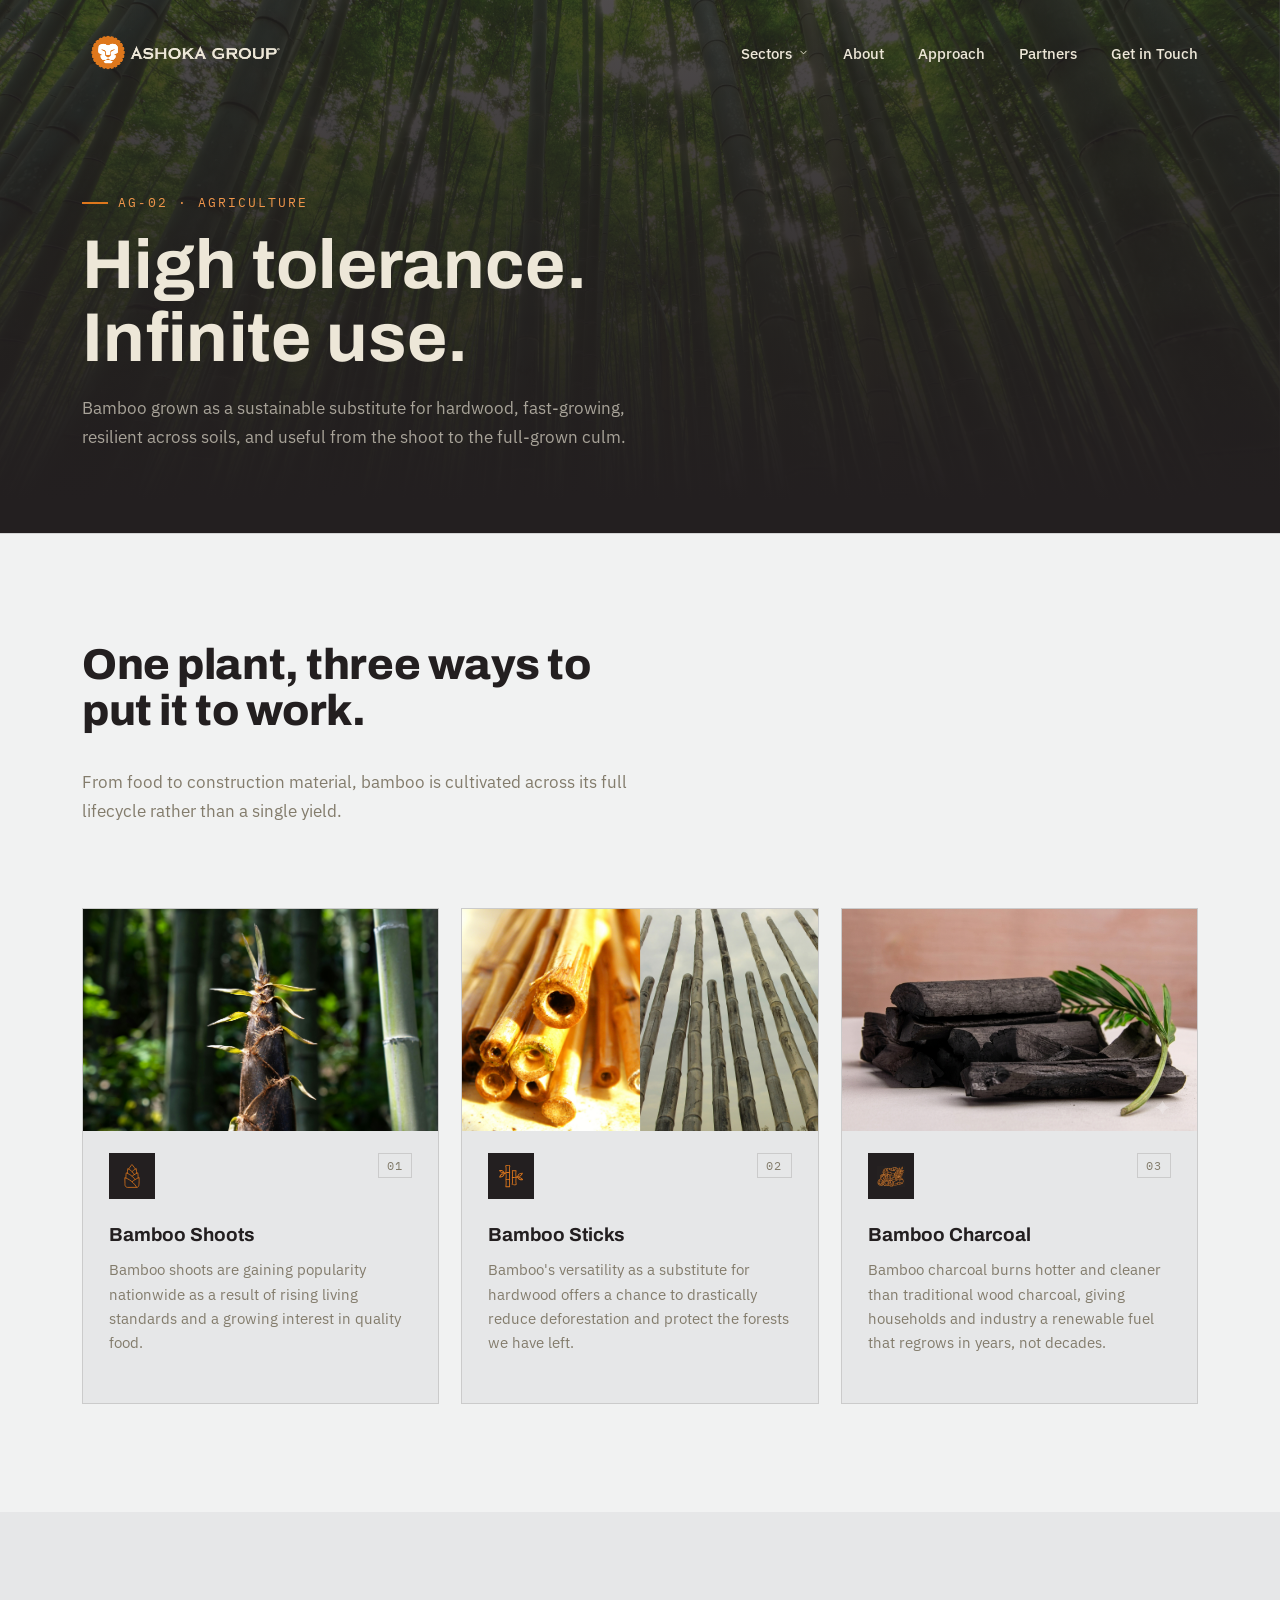
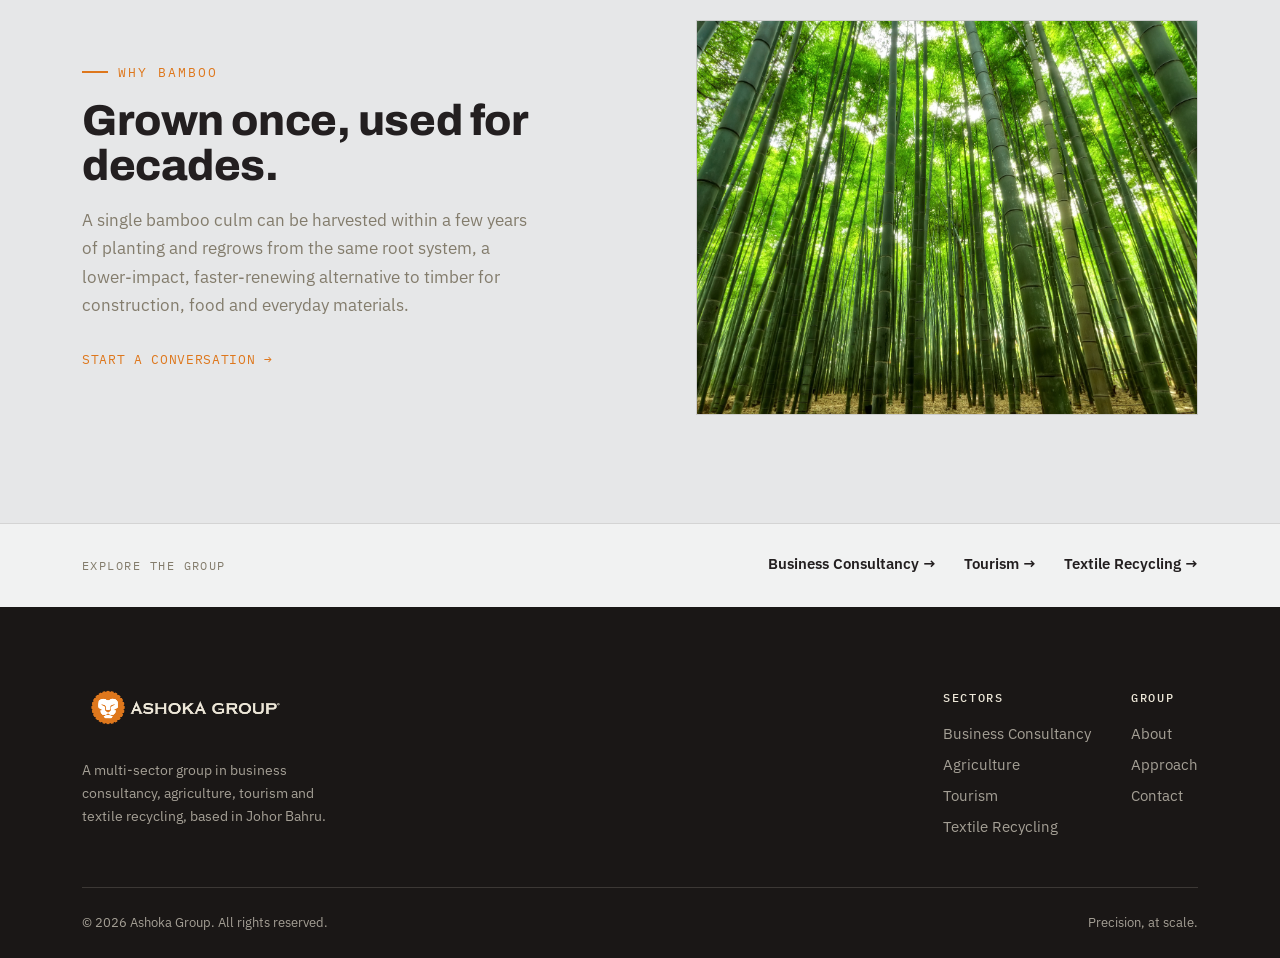
<file: agriculture.html>
<!doctype html>
<html lang="en">
<head>
<meta charset="UTF-8">
<meta name="viewport" content="width=device-width, initial-scale=1.0">
<title>Agriculture: Ashoka Group</title>
<meta name="description" content="Ashoka Group's agriculture arm cultivates bamboo, in shoots, sticks and plants, as a high‑tolerance, sustainable substitute for hardwood.">
<link rel="icon" type="image/x-icon" href="assets/favicon/favicon.ico">
<link rel="icon" type="image/png" sizes="32x32" href="assets/favicon/favicon-32x32.png">
<link rel="icon" type="image/png" sizes="16x16" href="assets/favicon/favicon-16x16.png">
<link rel="apple-touch-icon" sizes="180x180" href="assets/favicon/apple-touch-icon.png">
<link rel="manifest" href="assets/favicon/site.webmanifest">
<meta name="theme-color" content="#DE771C">
<link rel="preconnect" href="https://fonts.googleapis.com">
<link rel="stylesheet" href="css/styles.css">
</head>
<body>

<header class="site-header" id="siteHeader">
  <div class="wrap header-inner">
    <a href="./" class="brand" aria-label="Ashoka Group home">
      <img class="brand-mark" src="assets/logo/ashoka-lockup-horizontal.png" alt="Ashoka Group">
      <img class="brand-mark-light" src="assets/logo/ashoka-lockup-horizontal-light.png" alt="Ashoka Group">
    </a>
    <nav class="main-nav" id="mainNav">
      <div class="nav-dropdown">
        <button class="nav-dropdown-trigger" type="button" aria-haspopup="true" aria-expanded="false">
          Sectors
          <svg class="nav-caret" viewBox="0 0 24 24" fill="none" stroke="currentColor" stroke-width="2" stroke-linecap="round" stroke-linejoin="round"><path d="m6 9 6 6 6-6"/></svg>
        </button>
        <div class="nav-dropdown-menu">
          <a href="business-consultancy">Business Consultancy</a>
          <a href="agriculture">Agriculture</a>
          <a href="tourism">Tourism</a>
          <a href="textile-recycling">Textile Recycling</a>
        </div>
      </div>
      <a href="./#about">About</a>
      <a href="./#approach">Approach</a>
      <a href="./#partners">Partners</a>
      <a href="./#contact">Get in Touch</a>
    </nav>
    <button class="nav-toggle" id="navToggle" aria-label="Toggle menu" aria-expanded="false" aria-controls="mainNav">
      <span></span>
    </button>
  </div>
</header>

<main id="top">

  <!-- SUBPAGE HERO -->
  <section class="subhero">
    <div class="subhero-bg" aria-hidden="true">
      <img src="assets/img/5.png" alt="">
    </div>
    <div class="wrap subhero-inner">
      <p class="eyebrow on-dark"><span class="eyebrow-tick"></span>AG&#8209;02 · Agriculture</p>
      <h1 class="display">High tolerance.<br>Infinite use.</h1>
      <p class="lede">Bamboo grown as a sustainable substitute for hardwood, fast‑growing, resilient across soils, and useful from the shoot to the full‑grown culm.</p>
    </div>
  </section>

  <div class="seam seam--to-bone" aria-hidden="true"></div>

  <!-- OFFERINGS -->
  <section class="sectors section-pad" id="offerings">
    <div class="wrap">
      <div class="section-head">
        <h2 class="h2">One plant, three ways to put it to work.</h2>
        <p class="lede on-bone">From food to construction material, bamboo is cultivated across its full lifecycle rather than a single yield.</p>
      </div>

      <div class="sector-grid sector-grid--3">
        <article class="sector-card">
          <img class="sector-photo" src="assets/img/jerry-she-amdbvpkQvcc-unsplash.jpg" alt="A young bamboo shoot emerging from the forest floor">
          <div class="sector-top">
            <span class="sector-icon">
              <svg viewBox="0 0 300 300"><defs><style>.bs-st0{fill:none;stroke:currentColor;stroke-linecap:round;stroke-linejoin:round;stroke-width:9.8px;}</style></defs><path class="bs-st0" d="M152.8,220.4c36.6-32.4,86.8-51.5,86.8-51.5,0,0,.1,43.7-2.3,84.7s-26.6,38.5-26.6,38.5l-117,.4c-38.3-4-31.5-46.8-31.5-46.8l-1.9-75.1s97,28.5,146.9,119.1"/><path class="bs-st0" d="M73.5,175.2s.8-48.7,5.1-64.8c0,0,69,23.1,110.1,84"/><path class="bs-st0" d="M227.2,174.7s-1.1-48.6-5.5-64.8c0,0-40.1,16.4-69.3,42.4"/><path class="bs-st0" d="M93.1,114.4s.6-42.4,3.8-56.4c0,0,51.2,20.2,81.7,73.2"/><path class="bs-st0" d="M207.2,114s-.8-42.3-4.1-56.4c0,0-29.7,14.3-51.4,36.9"/><path class="bs-st0" d="M108.1,63.4s29.1-45.2,41.4-56.6c0,0,24.9,28.2,43.5,56.4"/></svg>
            </span>
            <span class="sector-code">01</span>
          </div>
          <h3>Bamboo Shoots</h3>
          <p>Bamboo shoots are gaining popularity nationwide as a result of rising living standards and a growing interest in quality food.</p>
        </article>

        <article class="sector-card">
          <img class="sector-photo" src="assets/img/6.png" alt="Cut bamboo sticks and poles">
          <div class="sector-top">
            <span class="sector-icon">
              <svg viewBox="0 0 300 300" fill="currentColor"><path d="M159.8,257.5c1.2,1.5,8.2,9,30.2,9,23.1-.4,32.6-7.6,31.1-13.8-7.6-28-3.3-66.1-2.2-80.4l7.4-5,10.8,9.6c6.5,19.8,26.3,25.2,43,25.2,7.5-.5,24.1.6,18.8-10-24.8-33.4-47.5-28.6-56.4-24.7l-7-6.2,2.8-1.9c29.1,8,52.8-24.7,58.9-43.9,1-2.8-.5-5.9-3.3-6.9-.7-.2-1.4-.3-2.2-.3-51.5,4.3-58.7,32.6-59.7,42.4l-14.1,9.5c-3.1-22.9-2.9-46,.3-68.9.8-4.8,1.5-13.5-5.7-12.9-15,1.8-30.2,1.5-45.1-1-3-.4-5.7,1.7-6.1,4.7.2,21.1,6.4,38.6,0,82.9-.4,3.3-.5,6.7-.2,10,1.3,11.7,4.9,52-2.3,77.8-.5,1.6-.1,3.4,1,4.8h0ZM284.5,191.2c-11.1.8-29.2-.4-36-14.8,6.1-2.1,19.5-3.5,36,14.8ZM283.6,120c-6,12-19.7,32.5-40.6,29.3,1.3-7.6,8-24.1,40.6-29.3h0ZM179.2,89.4c9.5.8,19,.9,28.5.1-3.6,24.9-3.6,50.1,0,75-11.8,1-23.7.7-35.5-.9,3.5-24.6,3.5-49.6-.1-74.3.4-1.6,5.1.3,7,0h0ZM171.9,174.4c12,1.7,24.1,2,36.1,1-1.7,15.8-4.2,50.9,1.9,76.7-6.2,2.9-13.1,4.2-19.9,3.7-6.9.4-13.7-.9-20-3.8,6.3-26.3,3.5-62.3,1.8-77.7Z"/><path d="M81,105l-7.4,5-10.9-9.6c-8.9-26.7-41.9-27.2-58.6-23.6-2.9.7-4.7,3.6-4.1,6.5.2.7.5,1.4.9,2,16.4,22.1,31.9,27.4,43,27.4,4.6,0,9.1-.9,13.3-2.7l7,6.2-2.8,1.9c-31.5-7.2-52.2,25.2-58.9,43.9-1,2.8.5,5.9,3.4,6.9.7.2,1.4.3,2.1.3,51.5-4.3,58.7-32.6,59.7-42.4l14.1-9.4c3,22.9,2.9,46.1-.4,68.9-.5,4.3-.5,8.6.2,12.9,5.4,33.5-1.1,83.6-1.1,84.1-.4,3,1.7,5.6,4.7,6,.2,0,.4,0,.6,0h48c3,0,5.4-2.5,5.4-5.4,0-.2,0-.4,0-.6,0-.5-6.5-50.5-1.1-84.1.6-4.3.7-8.6.2-12.9-3.4-25.6-3.3-51.5.6-77,0-18.1-6.1-53.3,2.3-84.5,1.5-6.4-8.3-13.4-31.2-13.8-22,0-29,7.5-30.2,9.1-1.1,1.3-1.4,3.1-.9,4.8,7.6,28,3.2,66.1,2.2,80.4h0ZM15.6,86.2c11.1-.7,29.2.6,35.9,14.7-6.1,2.1-19.5,3.5-35.9-14.7ZM16.4,157.3c5.7-12.2,20.8-32.9,40.6-29.3-1.3,7.6-8,24.1-40.6,29.3h0ZM92,278.5c1.6-14.5,4.8-51.6.6-79.9,11.6-1,23.2-.7,34.8.8-4.1,28.1-.9,64.7.7,79h-36ZM127.7,187.9c0,.3,0,.6,0,.8-11.8-1.5-23.7-1.8-35.6-.8,3.6-24.9,3.6-50.2,0-75.1,11.8-1,23.7-.7,35.4.9-3.5,24.6-3.4,49.6.1,74.2h0ZM110,21.5c6.9-.4,13.7.9,19.9,3.7-6.3,26.4-3.5,62.4-1.8,77.7-12-1.6-24.1-1.9-36.1-.9,1.7-15.8,4.3-50.9-1.9-76.8,6.2-2.9,13.1-4.2,19.9-3.8Z"/></svg>
            </span>
            <span class="sector-code">02</span>
          </div>
          <h3>Bamboo Sticks</h3>
          <p>Bamboo's versatility as a substitute for hardwood offers a chance to drastically reduce deforestation and protect the forests we have left.</p>
        </article>

        <article class="sector-card">
          <img class="sector-photo" src="assets/img/bamboo-charcoal.png" alt="Stacked bamboo charcoal logs with a green leaf sprig">
          <div class="sector-top">
            <span class="sector-icon">
              <img src="assets/icons/bamboo-charcoal-icon.svg" alt="">
            </span>
            <span class="sector-code">03</span>
          </div>
          <h3>Bamboo Charcoal</h3>
          <p>Bamboo charcoal burns hotter and cleaner than traditional wood charcoal, giving households and industry a renewable fuel that regrows in years, not decades.</p>
        </article>
      </div>
    </div>
  </section>

  <!-- FEATURE SPLIT -->
  <section class="section-pad" style="background:var(--c-bone-2);">
    <div class="wrap feature-split reverse">
      <div class="feature-photo">
        <img src="assets/img/5.png" alt="Sunlight filtering through a dense bamboo canopy">
      </div>
      <div class="feature-copy">
        <p class="eyebrow"><span class="eyebrow-tick"></span>Why Bamboo</p>
        <h2 class="h2">Grown once, used for decades.</h2>
        <p class="lede on-bone">A single bamboo culm can be harvested within a few years of planting and regrows from the same root system, a lower‑impact, faster‑renewing alternative to timber for construction, food and everyday materials.</p>
        <a href="./#contact" class="text-link">Start a conversation →</a>
      </div>
    </div>
  </section>

  <!-- CROSS LINKS -->
  <section class="cross-links">
    <div class="wrap cross-links-inner">
      <span class="cross-links-label">Explore the Group</span>
      <nav class="cross-links-nav">
        <a href="business-consultancy">Business Consultancy →</a>
        <a href="tourism">Tourism →</a>
        <a href="textile-recycling">Textile Recycling →</a>
      </nav>
    </div>
  </section>

</main>

<footer class="site-footer">
  <div class="wrap">
    <div class="footer-grid">
      <div class="footer-col">
        <img class="footer-brand-mark" src="assets/logo/ashoka-lockup-horizontal-light.png" alt="Ashoka Group">
        <p class="footer-tagline">A multi‑sector group in business consultancy, agriculture, tourism and textile recycling, based in Johor Bahru.</p>
      </div>
      <div class="footer-col">
        <h4>Sectors</h4>
        <ul>
          <li><a href="business-consultancy">Business Consultancy</a></li>
          <li><a href="agriculture">Agriculture</a></li>
          <li><a href="tourism">Tourism</a></li>
          <li><a href="textile-recycling">Textile Recycling</a></li>
        </ul>
      </div>
      <div class="footer-col">
        <h4>Group</h4>
        <ul>
          <li><a href="./#about">About</a></li>
          <li><a href="./#approach">Approach</a></li>
          <li><a href="./#contact">Contact</a></li>
        </ul>
      </div>
    </div>
    <div class="footer-bottom">
      <span>&copy; <span id="year">2026</span> Ashoka Group. All rights reserved.</span>
      <span>Precision, at scale.</span>
    </div>
  </div>
</footer>

<script src="js/main.js"></script>
</body>
</html>
</file>
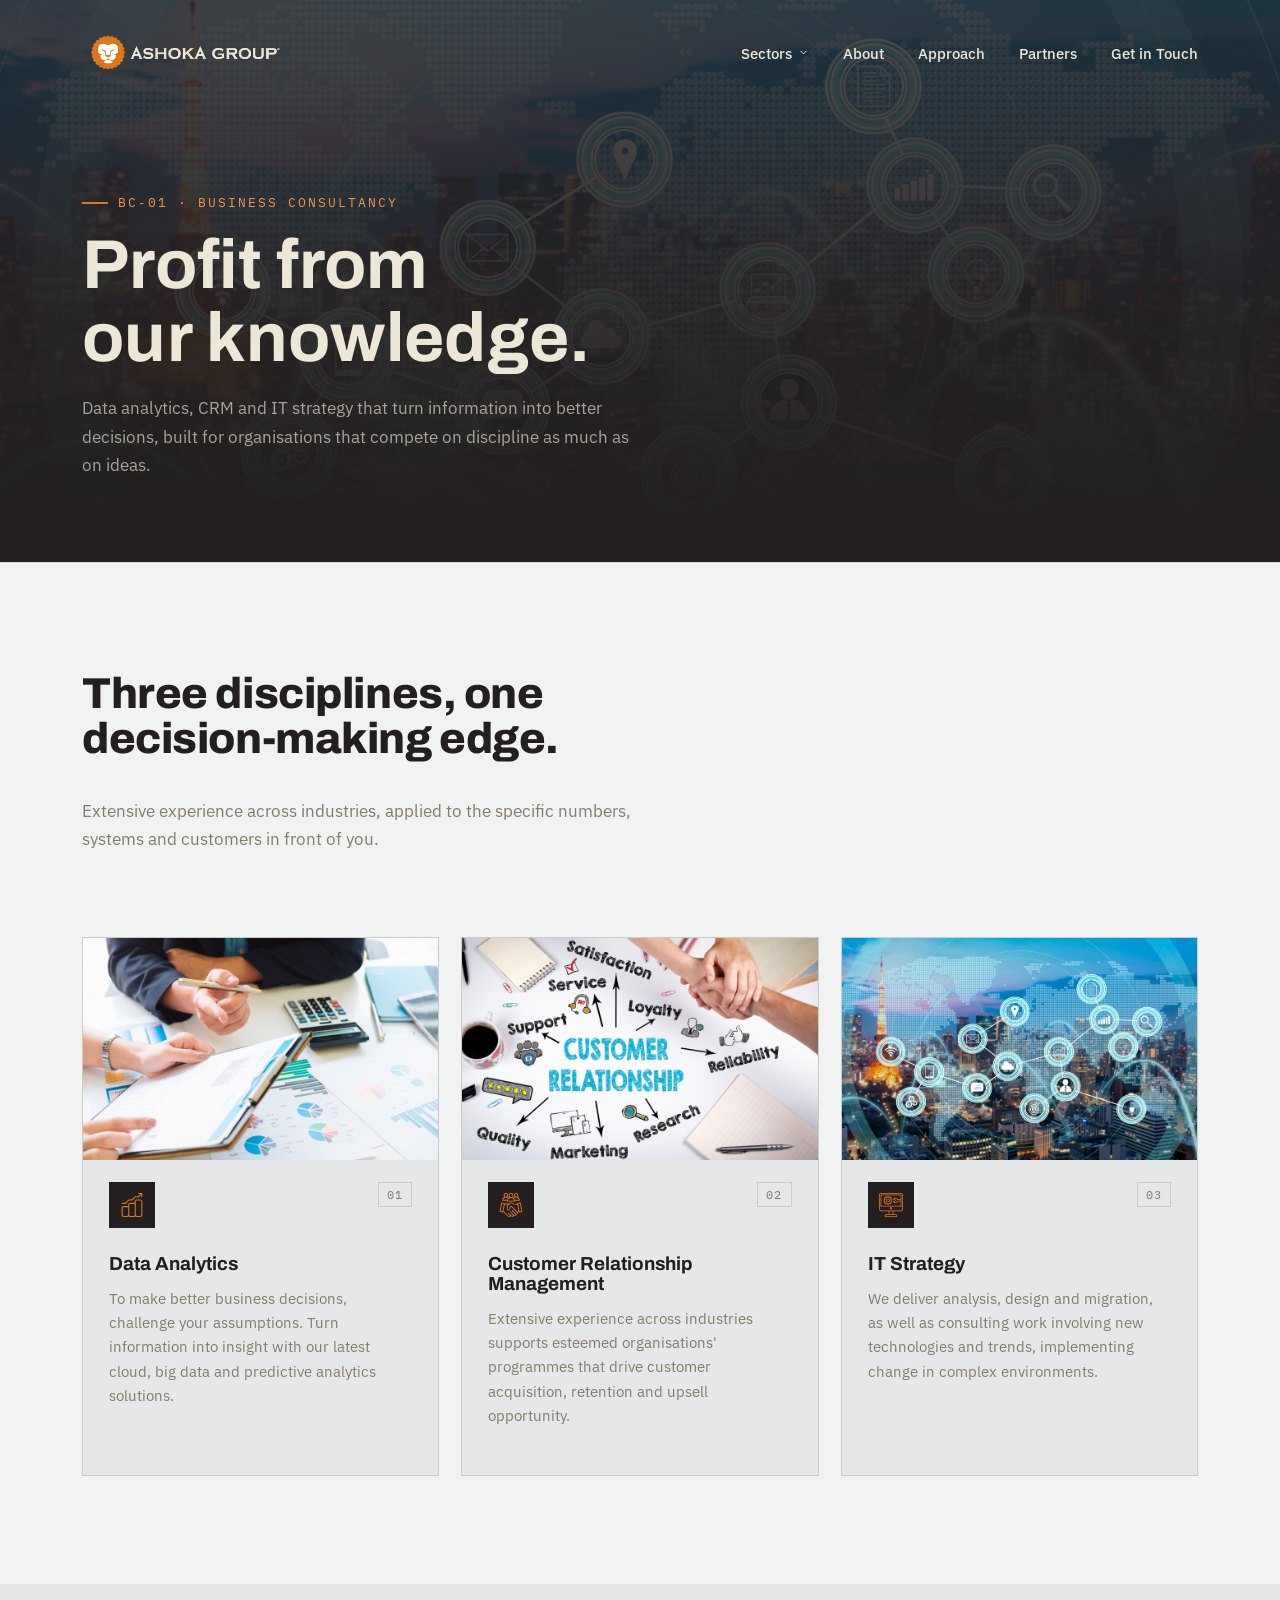
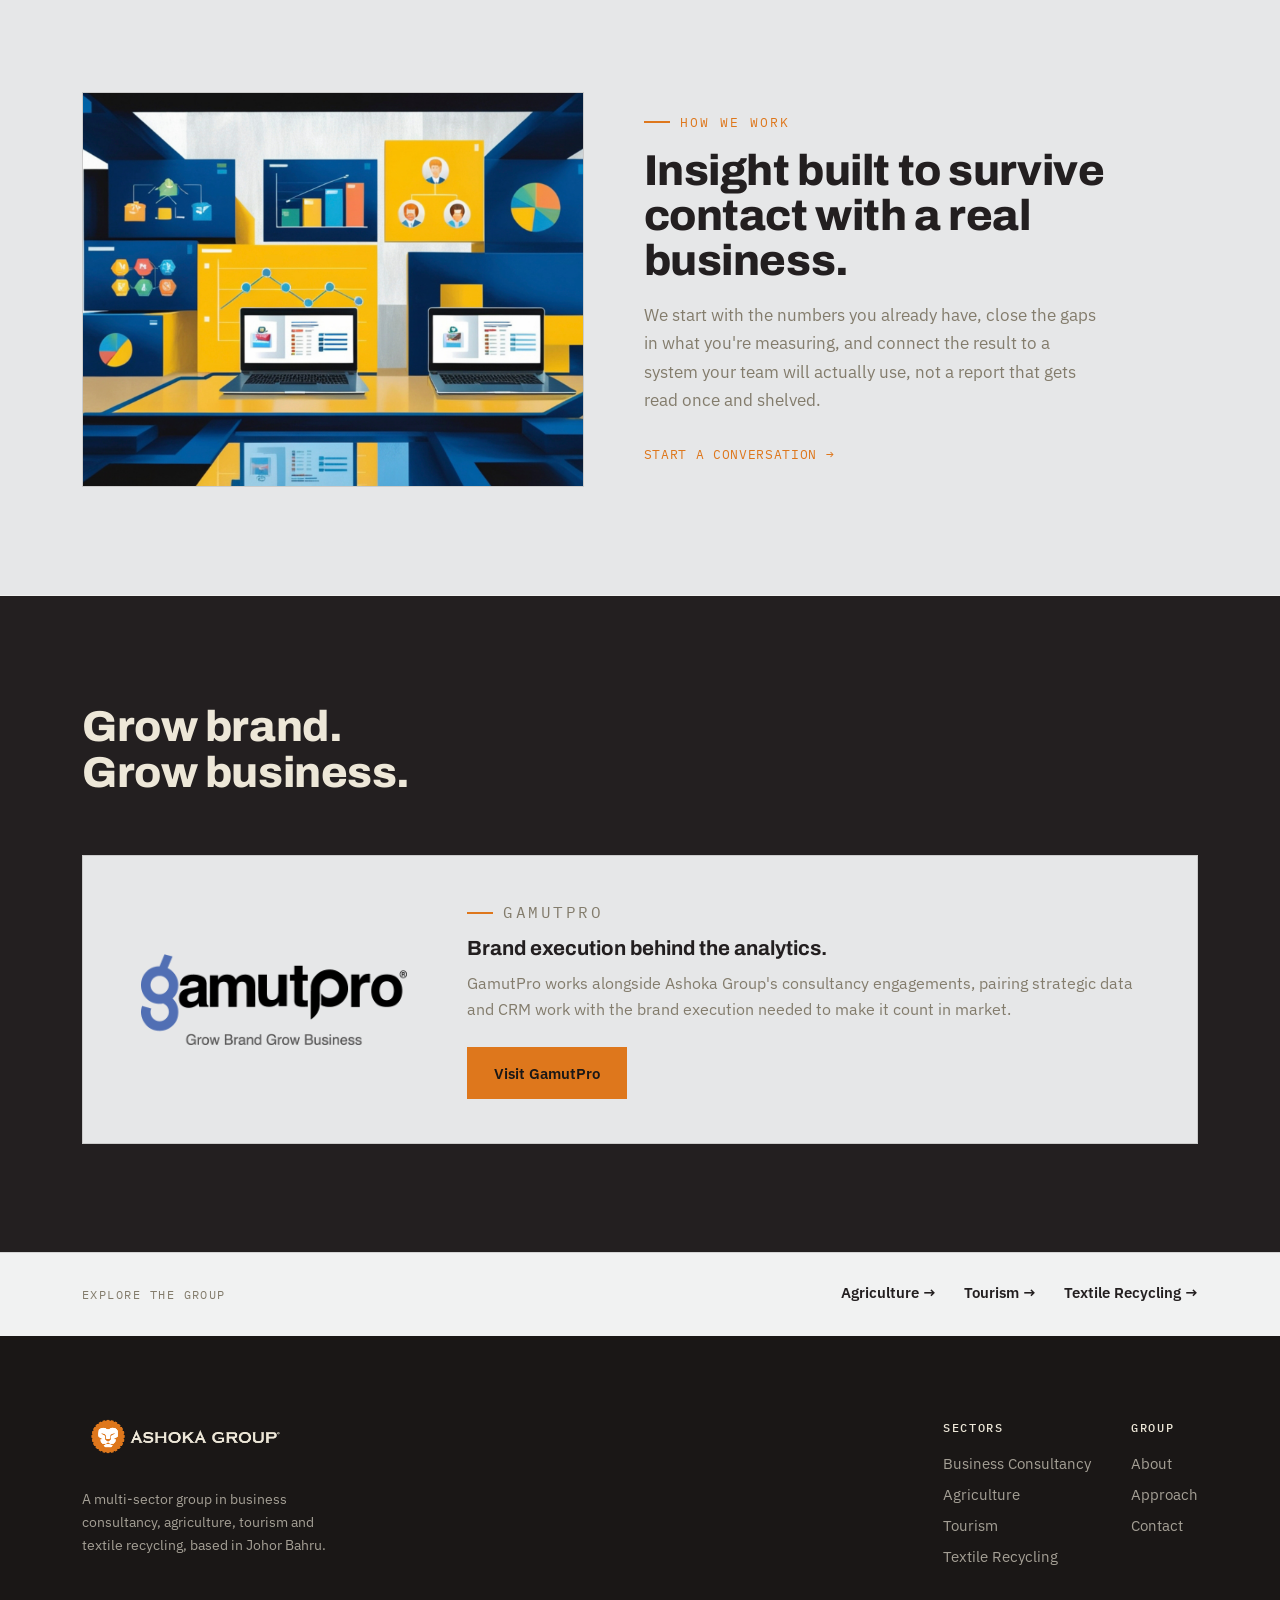
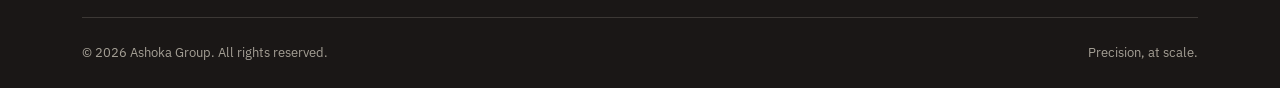
<file: business-consultancy.html>
<!doctype html>
<html lang="en">
<head>
<meta charset="UTF-8">
<meta name="viewport" content="width=device-width, initial-scale=1.0">
<title>Business Consultancy: Ashoka Group</title>
<meta name="description" content="Ashoka Group's business consultancy arm turns data analytics, CRM and IT strategy into better decisions, in partnership with GamutPro.">
<link rel="icon" type="image/x-icon" href="assets/favicon/favicon.ico">
<link rel="icon" type="image/png" sizes="32x32" href="assets/favicon/favicon-32x32.png">
<link rel="icon" type="image/png" sizes="16x16" href="assets/favicon/favicon-16x16.png">
<link rel="apple-touch-icon" sizes="180x180" href="assets/favicon/apple-touch-icon.png">
<link rel="manifest" href="assets/favicon/site.webmanifest">
<meta name="theme-color" content="#DE771C">
<link rel="preconnect" href="https://fonts.googleapis.com">
<link rel="stylesheet" href="css/styles.css">
</head>
<body>

<header class="site-header" id="siteHeader">
  <div class="wrap header-inner">
    <a href="./" class="brand" aria-label="Ashoka Group home">
      <img class="brand-mark" src="assets/logo/ashoka-lockup-horizontal.png" alt="Ashoka Group">
      <img class="brand-mark-light" src="assets/logo/ashoka-lockup-horizontal-light.png" alt="Ashoka Group">
    </a>
    <nav class="main-nav" id="mainNav">
      <div class="nav-dropdown">
        <button class="nav-dropdown-trigger" type="button" aria-haspopup="true" aria-expanded="false">
          Sectors
          <svg class="nav-caret" viewBox="0 0 24 24" fill="none" stroke="currentColor" stroke-width="2" stroke-linecap="round" stroke-linejoin="round"><path d="m6 9 6 6 6-6"/></svg>
        </button>
        <div class="nav-dropdown-menu">
          <a href="business-consultancy">Business Consultancy</a>
          <a href="agriculture">Agriculture</a>
          <a href="tourism">Tourism</a>
          <a href="textile-recycling">Textile Recycling</a>
        </div>
      </div>
      <a href="./#about">About</a>
      <a href="./#approach">Approach</a>
      <a href="./#partners">Partners</a>
      <a href="./#contact">Get in Touch</a>
    </nav>
    <button class="nav-toggle" id="navToggle" aria-label="Toggle menu" aria-expanded="false" aria-controls="mainNav">
      <span></span>
    </button>
  </div>
</header>

<main id="top">

  <!-- SUBPAGE HERO -->
  <section class="subhero">
    <div class="subhero-bg" aria-hidden="true">
      <img src="assets/img/4.png" alt="">
    </div>
    <div class="wrap subhero-inner">
      <p class="eyebrow on-dark"><span class="eyebrow-tick"></span>BC&#8209;01 · Business Consultancy</p>
      <h1 class="display">Profit from<br>our knowledge.</h1>
      <p class="lede">Data analytics, CRM and IT strategy that turn information into better decisions, built for organisations that compete on discipline as much as on ideas.</p>
    </div>
  </section>

  <div class="seam seam--to-bone" aria-hidden="true"></div>

  <!-- OFFERINGS -->
  <section class="sectors section-pad" id="offerings">
    <div class="wrap">
      <div class="section-head">
        <h2 class="h2">Three disciplines, one decision‑making edge.</h2>
        <p class="lede on-bone">Extensive experience across industries, applied to the specific numbers, systems and customers in front of you.</p>
      </div>

      <div class="sector-grid sector-grid--3">
        <article class="sector-card">
          <img class="sector-photo" src="assets/img/1.png" alt="Analysts reviewing data reports and charts">
          <div class="sector-top">
            <span class="sector-icon">
              <svg viewBox="0 0 300 300" fill="currentColor"><path d="M279.6,109c0-14.7-12.4-27.2-27.2-27.2h-41c-14.9,0-27.1,12.2-27.1,27.2v17.3l-4.8-1.8c-3.2-1.1-6.1-1.7-9.1-1.7h-40.9c-14.7,0-27.2,12.4-27.2,27.2v17.2l-4.8-1.7c-3.1-1.1-6.1-1.7-9-1.7h-41c-15,0-27.2,12.1-27.2,27.1v82c0,14.7,12.4,27.2,27.2,27.2h41c6.6,0,13-2.5,18.1-7.2l2.4-2.2,2.4,2.2c5.1,4.6,11.5,7.2,18.1,7.2h40.9c6.6,0,13-2.5,18.1-7.2l2.4-2.2,2.4,2.2c5.1,4.6,11.5,7.2,18.1,7.2h41c14.7,0,27.2-12.4,27.2-27.2v-143.4s0,0,0,0v-20.4ZM102.4,272.8c0,7.9-5.9,13.9-13.8,13.9h-41c-7.8,0-13.9-6.1-13.9-13.9v-82c0-7.9,6-13.8,13.9-13.8h41c7.9,0,13.8,5.9,13.8,13.8v82ZM184.3,272.8c0,7.8-6.1,13.9-13.9,13.9h-40.9c-7.8,0-13.9-6.1-13.9-13.9v-122.8c0-7.8,6.1-13.9,13.9-13.9h40.9c7.8,0,13.9,6.1,13.9,13.9v122.8ZM252.4,286.7h-41c-7.9,0-13.8-6-13.8-13.9V109c0-7.9,5.9-13.9,13.8-13.9h41c7.8,0,13.9,6.1,13.9,13.9v61.4s0,0,0,0v102.4c0,7.8-6.1,13.9-13.9,13.9Z"/><path d="M27.1,136.1h41c1.8,0,3.5-.7,4.7-2l39-39h38.1c1.8,0,3.5-.7,4.7-1.9l39-39.1h38.2c1.7,0,3.5-.7,4.7-1.9l29.6-29.6v24.9c.1,4.7,3.6,6.4,6.6,6.4s6.5-1.7,6.6-6.5V6.6c0-3.6-3-6.6-6.7-6.6h-41.2c-.2,0-.3,0-.5,0-4.4.6-5.8,4.1-5.7,6.9.1,2.8,1.9,6.2,6.5,6.3h24.8s-27.7,27.7-27.7,27.7h-38.2c-1.7,0-3.4.7-4.6,2l-39.1,39h-38.1c-1.8,0-3.5.7-4.7,2l-39,39H27.1c-4.9,0-6.6,3.6-6.6,6.7s1.7,6.7,6.6,6.7Z"/></svg>
            </span>
            <span class="sector-code">01</span>
          </div>
          <h3>Data Analytics</h3>
          <p>To make better business decisions, challenge your assumptions. Turn information into insight with our latest cloud, big data and predictive analytics solutions.</p>
        </article>

        <article class="sector-card">
          <img class="sector-photo" src="assets/img/3.png" alt="Customer relationship management concept board">
          <div class="sector-top">
            <span class="sector-icon">
              <svg viewBox="0 0 300 300" fill="currentColor"><path d="M47.9,95.9h50.6c-.1.8-.2,1.6-.2,2.3-.2,2.4.7,4.8,2.3,6.6,1.6,1.8,4,2.8,6.4,2.8h86.2c2.4,0,4.8-1,6.4-2.8s2.5-4.2,2.3-6.6c0-.7-.1-1.5-.2-2.3h50.6c2.3,0,4.5-1,6.1-2.7,1.6-1.7,2.4-4,2.2-6.3-1.3-17-12.1-32.1-27.7-39,5.8-5.2,9.1-12.6,9.1-20.4,0-7.4-2.9-14.3-8.1-19.5-5.2-5.2-12.1-8.1-19.5-8.1-15.2,0-27.6,12.4-27.6,27.6s3.3,15.2,9.1,20.4c-6.1,2.7-11.6,6.7-16.1,11.6-3.2-2.2-6.6-4.1-10.1-5.6,6.9-5.8,11-14.5,11-23.5,0-16.9-13.7-30.6-30.6-30.6s-30.6,13.7-30.6,30.6,4.1,17.7,11,23.5c-3.6,1.5-7,3.3-10.1,5.6-4.4-5-10-9-16.1-11.6,5.8-5.2,9.1-12.6,9.1-20.4,0-15.2-12.4-27.6-27.6-27.6s-27.6,12.4-27.6,27.6,3.3,15.2,9.1,20.4c-15.6,6.9-26.5,22-27.7,39-.2,2.3.6,4.6,2.2,6.3,1.6,1.7,3.8,2.7,6.1,2.7ZM69.2,27.6c0-9.1,7.4-16.6,16.6-16.6s16.6,7.4,16.6,16.6-7.4,16.6-16.6,16.6c-9.1,0-16.6-7.4-16.6-16.6ZM85.7,54.2v1c10,0,19.5,4.3,26.2,11.7-4.8,5.2-8.6,11.4-11,18.1h-50.2c2.7-17.1,17.5-29.8,34.9-29.8v-1ZM109.4,96.6c2.7-20.3,20-35.4,40.6-35.4s37.8,15.2,40.6,35.4h-81.2ZM197.7,27.6c0-9.1,7.4-16.6,16.6-16.6s16.6,7.4,16.6,16.6-7.4,16.6-16.6,16.6c-9.1,0-16.6-7.4-16.6-16.6ZM249.1,84.9h-50.2c-2.4-6.6-6.1-12.9-11-18.1,6.7-7.5,16.2-11.7,26.2-11.7v-1,1c17.4,0,32.2,12.7,34.9,29.8ZM130.4,30.6c0-10.8,8.8-19.6,19.6-19.6s19.6,8.8,19.6,19.6-8.8,19.6-19.6,19.6-19.6-8.8-19.6-19.6Z"/><path d="M291.7,225.2l-19.5-98c-.5-2.7-2.1-5.1-4.5-6.7-2.3-1.6-5.1-2.1-7.9-1.6l-25.1,5c-2.7.5-5.1,2.1-6.7,4.5-1.6,2.3-2.1,5.1-1.6,7.9v.3c-13.2,4.2-31.3,6.4-54.1-12.5-10.8-8.9-24.9-9.2-35-.7l-9.9,8.2h-54.1c-1-3.9-4.2-6.9-8.1-7.7l-25.1-5c-2.7-.5-5.5,0-7.9,1.6-2.3,1.6-3.9,3.9-4.5,6.7l-19.5,98c-.5,2.7,0,5.5,1.6,7.9,1.6,2.3,3.9,3.9,6.7,4.5l25.1,5c2.7.5,5.6,0,7.9-1.6,2-1.3,3.4-3.2,4.1-5.4l58.2,58.2c3.7,3.7,8.7,5.8,14,5.8h0c5.3,0,10.3-2.1,14-5.8,2.2-2.2,3.8-4.8,4.8-7.7l7,7c7.7,7.7,20.3,7.7,28.1,0,2.2-2.2,3.9-4.9,4.8-7.8,3.5,2.9,7.9,4.4,12.5,4.4h0c5.3,0,10.3-2.1,14-5.8,3.8-3.8,5.9-9.1,5.8-14.5,5.5.1,10.7-1.9,14.5-5.8,5-5,6.9-12.5,5.1-19.4l9.6-9.6c.6,2.6,2.2,4.9,4.4,6.4,2.3,1.5,5.2,2.1,7.9,1.6l25.1-5c2.7-.5,5.1-2.1,6.7-4.5,1.6-2.3,2.1-5.1,1.6-7.9ZM160.6,213.1c-2.1,2.1-2.1,5.6,0,7.8l42.7,42.7c1.7,1.7,2.6,3.9,2.6,6.3s-.9,4.6-2.6,6.3c-1.7,1.7-3.9,2.6-6.3,2.6s-4.6-.9-6.3-2.6l-45.2-45.2c-2.1-2.1-5.6-2.1-7.8,0-1,1-1.6,2.4-1.6,3.9s.6,2.8,1.6,3.9l34.1,34.1c3.4,3.5,3.4,9.1,0,12.5-3.5,3.5-9.1,3.5-12.5,0l-36.5-36.5c-2.1-2.1-5.6-2.1-7.8,0-1,1-1.6,2.4-1.6,3.9s.6,2.8,1.6,3.9l17,17c1.7,1.7,2.6,3.9,2.6,6.3s-.9,4.6-2.6,6.3c-1.7,1.7-3.9,2.6-6.3,2.6s-4.6-.9-6.3-2.6l-63.3-63.3,15.9-80.1h42l-10.6,8.9c-5.9,4.9-8.5,11.7-7,18.5l10.2,46.8c.3,1.4,1.2,2.7,2.5,3.5,1.3.8,2.8,1,4.2.7,12.6-3.1,21-9.2,25.8-18.6,4.1-8.1,4.9-17.2,5.7-26.8v-.5c.1-.8.2-1.7.3-2.6,2.2,0,9.2,2.4,18.8,11.1l61.4,62.3c1.4,3.3.7,7.2-1.9,9.8-1.7,1.7-3.9,2.6-6.3,2.6s-4.6-.9-6.3-2.6l-42.7-42.7c-2.1-2.1-5.6-2.1-7.8,0ZM145.1,161.7c-1.5,0-3,.2-4.2.7-3.6,1.3-5.9,4.4-6.4,8.4h0c-.1,1.2-.2,2.3-.3,3.4v.5c-1.5,16.3-2.5,28.2-17.8,34.1l-8.9-41c-.8-3.7,1.7-6.5,3.3-7.8l33.7-28.1c6-5,14.4-4.7,21,.7,26.8,22.1,48.8,19.2,63.3,14.8l14.8,74.2-13.3,13.3-58.2-59.1c0,0-.1-.1-.2-.2-9.9-9-19.5-14-26.5-14ZM62.6,134.7l-19.3,97-24.1-4.8,19.3-97,24.1,4.8ZM280.8,226.9l-24.1,4.8-19.3-97,24.1-4.8,19.3,97Z"/></svg>
            </span>
            <span class="sector-code">02</span>
          </div>
          <h3>Customer Relationship Management</h3>
          <p>Extensive experience across industries supports esteemed organisations' programmes that drive customer acquisition, retention and upsell opportunity.</p>
        </article>

        <article class="sector-card">
          <img class="sector-photo" src="assets/img/4.png" alt="Global technology and IT strategy network over a city skyline">
          <div class="sector-top">
            <span class="sector-icon">
              <svg viewBox="0 0 300 300" fill="currentColor"><path d="M275.8,0H24.2C10.9,0,0,10.9,0,24.2v179c0,13.3,10.9,24.2,24.2,24.2h90.5c4,5.7,6.2,12.4,6.2,19.4s-1.2,10-3.3,14.5h-20.9c-13.3,0-24.2,10.9-24.2,24.2v9.7c0,2.7,2.2,4.8,4.8,4.8h145.2c2.7,0,4.8-2.2,4.8-4.8v-9.7c0-13.3-10.9-24.2-24.2-24.2h-20.9c-2.1-4.5-3.3-9.5-3.3-14.5s2.2-13.7,6.2-19.4h90.6c13.3,0,24.2-10.9,24.2-24.2V24.2C300,10.9,289.1,0,275.8,0ZM24.2,9.7h251.6c8,0,14.5,6.5,14.5,14.5v135.5h-9.7V29c0-5.3-4.3-9.7-9.7-9.7H29c-5.3,0-9.7,4.3-9.7,9.7v130.6h-9.7V24.2c0-8,6.5-14.5,14.5-14.5ZM189.5,72.6c4-3.1,9-4.9,14.2-4.9,10,0,18.9,6.5,22.3,16.1.7,1.9,2.5,3.3,4.6,3.3h40.4v9.7h-40.4c-2.1,0-3.9,1.3-4.6,3.2-2.9,8.3-10.1,14.5-18.4,15.8-6.6,1.1-13-.7-18.1-4.5,10.3-.4,18.6-8.9,18.6-19.3s-8.2-18.9-18.5-19.3h0ZM271,77.4h-37.1c-5.5-11.7-17.2-19.4-30.1-19.4s-23,6.5-28.9,17c-.9,1.5-.8,3.3,0,4.8s2.5,2.4,4.2,2.4h9.7c5.3,0,9.7,4.3,9.7,9.7s-4.3,9.7-9.7,9.7h-9.7c-1.7,0-3.3.9-4.2,2.4-.9,1.5-.9,3.3,0,4.8,6.1,10.7,17,17,28.9,17s3.6-.1,5.3-.4c10.6-1.7,20-9,24.7-18.9h37.2v53.2H29V29h241.9v48.4ZM217.7,285.5v4.8H82.3v-4.8c0-8,6.5-14.5,14.5-14.5h106.5c8,0,14.5,6.5,14.5,14.5ZM171.9,261.3h-43.9c1.6-4.6,2.6-9.5,2.6-14.5s-1.6-13.4-4.6-19.4h47.9c-3,6-4.6,12.6-4.6,19.4s.9,9.9,2.6,14.5ZM275.8,217.7H24.2c-8,0-14.5-6.5-14.5-14.5v-33.9h280.6v33.9c0,8-6.5,14.5-14.5,14.5Z"/><path d="M150,179c-8,0-14.5,6.5-14.5,14.5s6.5,14.5,14.5,14.5,14.5-6.5,14.5-14.5-6.5-14.5-14.5-14.5ZM150,198.4c-2.7,0-4.8-2.2-4.8-4.8s2.2-4.8,4.8-4.8,4.8,2.2,4.8,4.8-2.2,4.8-4.8,4.8Z"/><path d="M62.9,106.5h6.7l1.9,3.9-7.2,7.2c-1.9,1.9-1.9,5,0,6.8l14.5,14.5c1.9,1.9,5,1.9,6.8,0l7.2-7.2,3.9,1.9v6.7c0,2.7,2.2,4.8,4.8,4.8h19.4c2.7,0,4.8-2.2,4.8-4.8v-6.7l3.9-1.9,7.2,7.2c1.9,1.9,5,1.9,6.8,0l14.5-14.5c1.9-1.9,1.9-5,0-6.8l-7.2-7.2,1.9-3.9h6.7c2.7,0,4.8-2.2,4.8-4.8v-19.4c0-2.7-2.2-4.8-4.8-4.8h-6.7l-1.9-3.9,7.2-7.2c1.9-1.9,1.9-4.9,0-6.8l-14.5-14.5c-1.9-1.9-5-1.9-6.8,0l-7.2,7.2-3.9-1.9v-6.7c0-2.7-2.2-4.8-4.8-4.8h-19.4c-2.7,0-4.8,2.2-4.8,4.8v6.7l-3.9,1.9-7.2-7.2c-1.9-1.9-5-1.9-6.8,0l-14.5,14.5c-1.9,1.9-1.9,4.9,0,6.8l7.2,7.2-1.9,3.9h-6.7c-2.7,0-4.8,2.2-4.8,4.8v19.4c0,2.7,2.2,4.8,4.8,4.8ZM67.7,87.1h4.8c1.8,0,3.5-1,4.3-2.7l4.8-9.7c.9-1.9.6-4.1-.9-5.6l-6.3-6.3,7.7-7.7,6.3,6.3c1.5,1.5,3.7,1.8,5.6.9l9.7-4.8c1.6-.8,2.7-2.5,2.7-4.3v-4.8h9.7v4.8c0,1.8,1,3.5,2.7,4.3l9.7,4.8c1.9.9,4.1.6,5.6-.9l6.3-6.3,7.7,7.7-6.3,6.3c-1.5,1.5-1.8,3.7-.9,5.6l4.8,9.7c.8,1.6,2.5,2.7,4.3,2.7h4.8v9.7h-4.8c-1.8,0-3.5,1-4.3,2.7l-4.8,9.7c-.9,1.9-.6,4.1.9,5.6l6.3,6.3-7.7,7.7-6.3-6.3c-1.5-1.5-3.7-1.8-5.6-.9l-9.7,4.8c-1.6.8-2.7,2.5-2.7,4.3v4.8h-9.7v-4.8c0-1.8-1-3.5-2.7-4.3l-9.7-4.8c-1.9-.9-4.1-.6-5.6.9l-6.3,6.3-7.7-7.7,6.3-6.3c1.5-1.5,1.8-3.7.9-5.6l-4.8-9.7c-.8-1.6-2.5-2.7-4.3-2.7h-4.8v-9.7Z"/><path d="M111.3,116.1c13.3,0,24.2-10.9,24.2-24.2s-10.9-24.2-24.2-24.2-24.2,10.9-24.2,24.2,10.9,24.2,24.2,24.2ZM111.3,77.4c8,0,14.5,6.5,14.5,14.5s-6.5,14.5-14.5,14.5-14.5-6.5-14.5-14.5,6.5-14.5,14.5-14.5Z"/></svg>
            </span>
            <span class="sector-code">03</span>
          </div>
          <h3>IT Strategy</h3>
          <p>We deliver analysis, design and migration, as well as consulting work involving new technologies and trends, implementing change in complex environments.</p>
        </article>
      </div>
    </div>
  </section>

  <!-- FEATURE SPLIT -->
  <section class="section-pad" style="background:var(--c-bone-2);">
    <div class="wrap feature-split">
      <div class="feature-photo">
        <img src="assets/img/2.png" alt="Illustrated dashboards, reports and analytics workstations">
      </div>
      <div class="feature-copy">
        <p class="eyebrow"><span class="eyebrow-tick"></span>How We Work</p>
        <h2 class="h2">Insight built to survive contact with a real business.</h2>
        <p class="lede on-bone">We start with the numbers you already have, close the gaps in what you're measuring, and connect the result to a system your team will actually use, not a report that gets read once and shelved.</p>
        <a href="./#contact" class="text-link">Start a conversation →</a>
      </div>
    </div>
  </section>

  <div class="seam seam--to-charcoal" aria-hidden="true"></div>

  <!-- PARTNER -->
  <section class="section-pad" style="background:var(--c-charcoal);">
    <div class="wrap">
      <div class="section-head">
        <h2 class="h2 on-dark">Grow brand.<br>Grow business.</h2>
      </div>
      <div class="partner-panel on-bone">
        <div class="partner-logo">
          <img src="assets/logo/GP%20horizontal.png" alt="GamutPro logo">
        </div>
        <div class="partner-copy">
          <p class="eyebrow"><span class="eyebrow-tick"></span>GamutPro</p>
          <h3>Brand execution behind the analytics.</h3>
          <p>GamutPro works alongside Ashoka Group's consultancy engagements, pairing strategic data and CRM work with the brand execution needed to make it count in market.</p>
          <a href="https://gamutpro.my" class="btn btn-primary" target="_blank" rel="noopener">Visit GamutPro</a>
        </div>
      </div>
    </div>
  </section>

  <!-- CROSS LINKS -->
  <section class="cross-links">
    <div class="wrap cross-links-inner">
      <span class="cross-links-label">Explore the Group</span>
      <nav class="cross-links-nav">
        <a href="agriculture">Agriculture →</a>
        <a href="tourism">Tourism →</a>
        <a href="textile-recycling">Textile Recycling →</a>
      </nav>
    </div>
  </section>

</main>

<footer class="site-footer">
  <div class="wrap">
    <div class="footer-grid">
      <div class="footer-col">
        <img class="footer-brand-mark" src="assets/logo/ashoka-lockup-horizontal-light.png" alt="Ashoka Group">
        <p class="footer-tagline">A multi‑sector group in business consultancy, agriculture, tourism and textile recycling, based in Johor Bahru.</p>
      </div>
      <div class="footer-col">
        <h4>Sectors</h4>
        <ul>
          <li><a href="business-consultancy">Business Consultancy</a></li>
          <li><a href="agriculture">Agriculture</a></li>
          <li><a href="tourism">Tourism</a></li>
          <li><a href="textile-recycling">Textile Recycling</a></li>
        </ul>
      </div>
      <div class="footer-col">
        <h4>Group</h4>
        <ul>
          <li><a href="./#about">About</a></li>
          <li><a href="./#approach">Approach</a></li>
          <li><a href="./#contact">Contact</a></li>
        </ul>
      </div>
    </div>
    <div class="footer-bottom">
      <span>&copy; <span id="year">2026</span> Ashoka Group. All rights reserved.</span>
      <span>Precision, at scale.</span>
    </div>
  </div>
</footer>

<script src="js/main.js"></script>
</body>
</html>
</file>
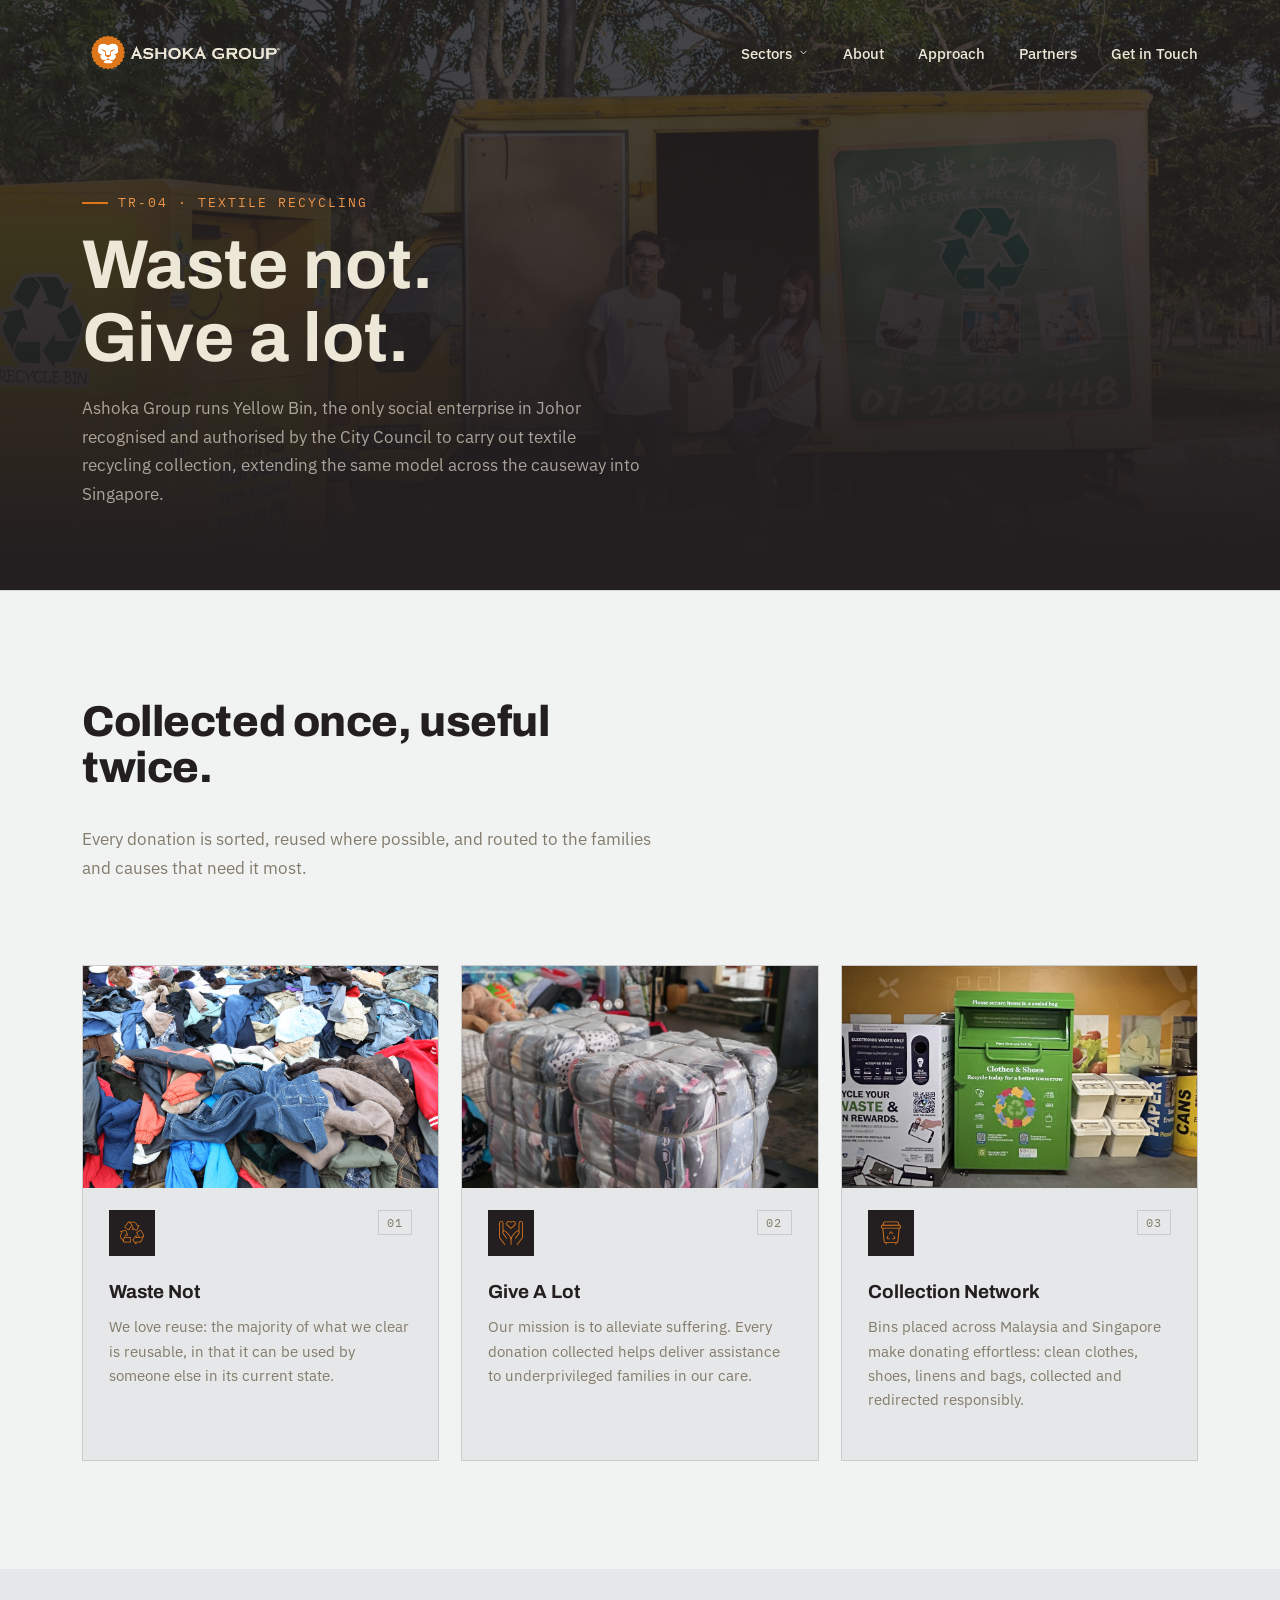
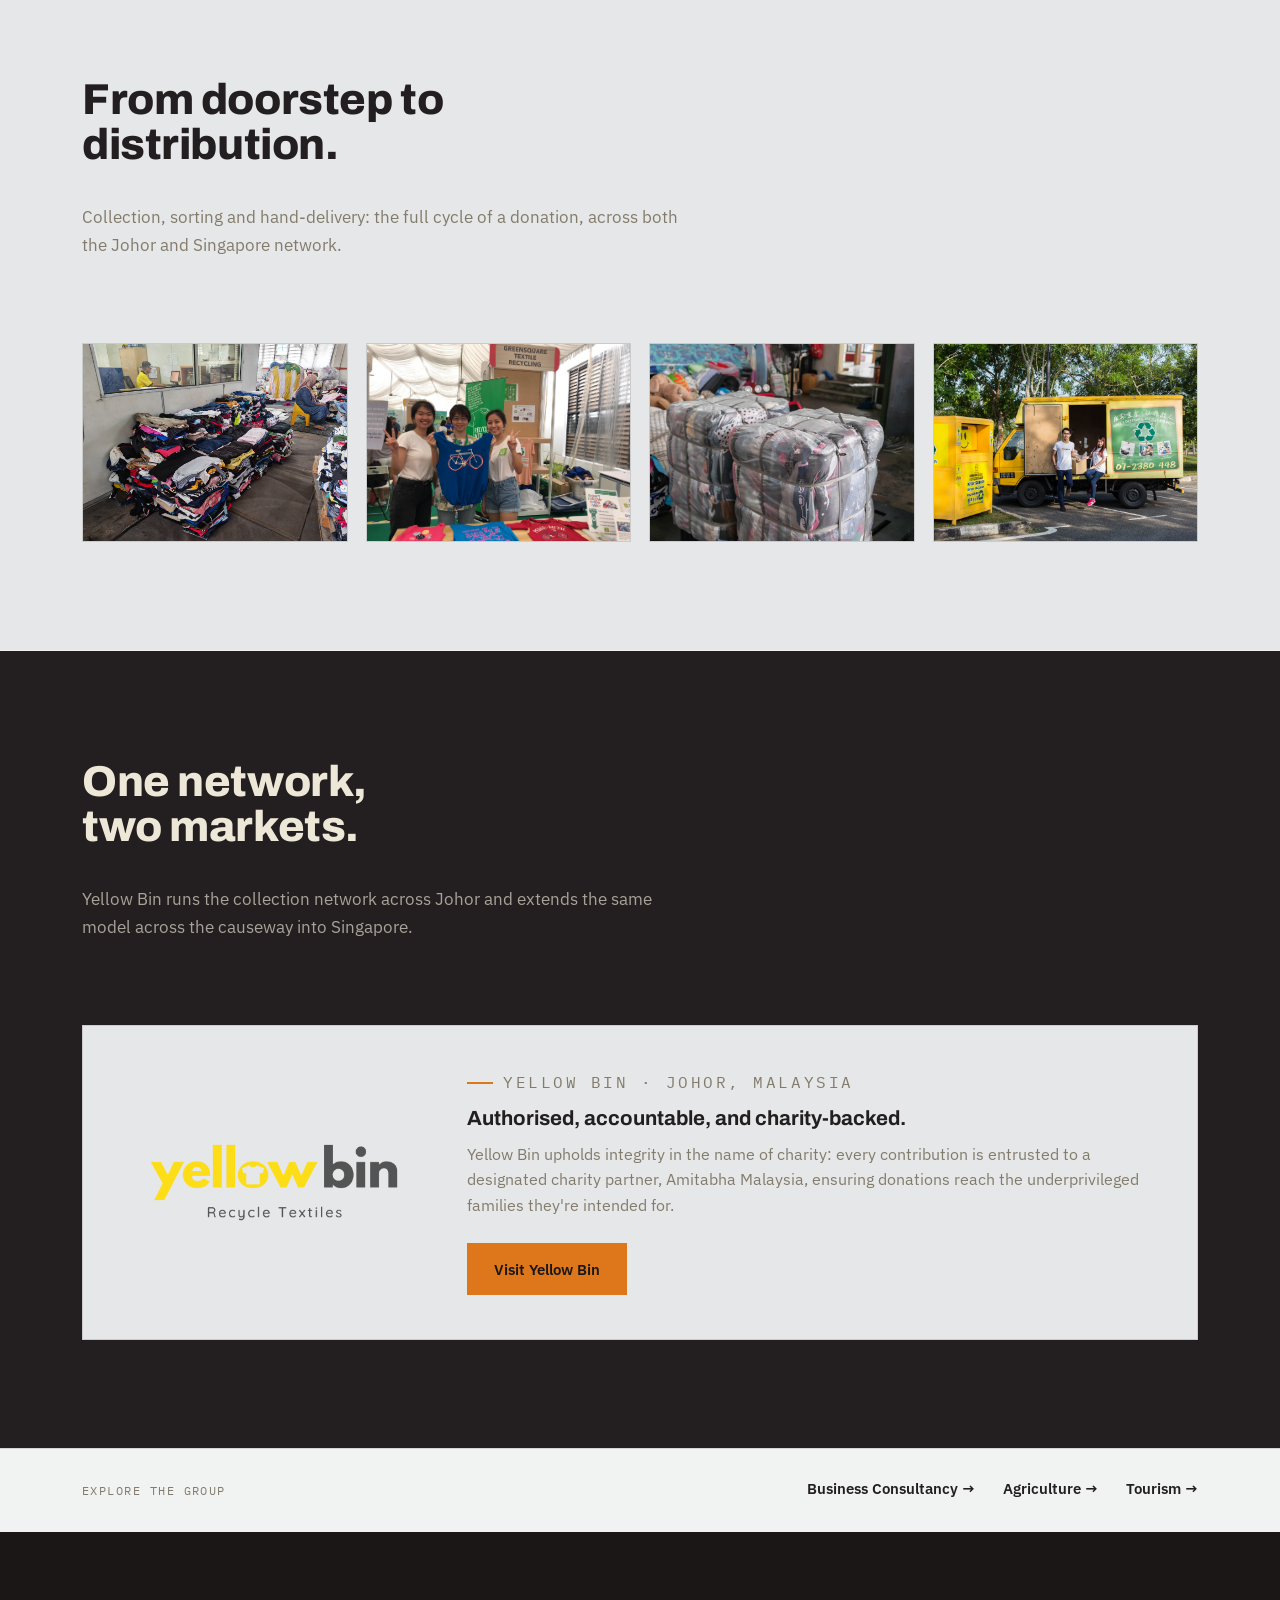
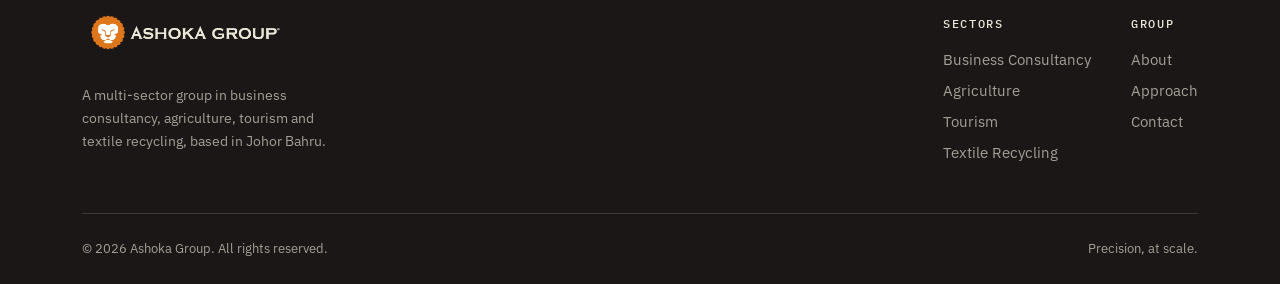
<file: textile-recycling.html>
<!doctype html>
<html lang="en">
<head>
<meta charset="UTF-8">
<meta name="viewport" content="width=device-width, initial-scale=1.0">
<title>Textile Recycling: Ashoka Group</title>
<meta name="description" content="Ashoka Group's textile recycling network runs Yellow Bin, collecting and redistributing clothing across Malaysia and Singapore.">
<link rel="icon" type="image/x-icon" href="assets/favicon/favicon.ico">
<link rel="icon" type="image/png" sizes="32x32" href="assets/favicon/favicon-32x32.png">
<link rel="icon" type="image/png" sizes="16x16" href="assets/favicon/favicon-16x16.png">
<link rel="apple-touch-icon" sizes="180x180" href="assets/favicon/apple-touch-icon.png">
<link rel="manifest" href="assets/favicon/site.webmanifest">
<meta name="theme-color" content="#DE771C">
<link rel="preconnect" href="https://fonts.googleapis.com">
<link rel="stylesheet" href="css/styles.css">
</head>
<body>

<header class="site-header" id="siteHeader">
  <div class="wrap header-inner">
    <a href="./" class="brand" aria-label="Ashoka Group home">
      <img class="brand-mark" src="assets/logo/ashoka-lockup-horizontal.png" alt="Ashoka Group">
      <img class="brand-mark-light" src="assets/logo/ashoka-lockup-horizontal-light.png" alt="Ashoka Group">
    </a>
    <nav class="main-nav" id="mainNav">
      <div class="nav-dropdown">
        <button class="nav-dropdown-trigger" type="button" aria-haspopup="true" aria-expanded="false">
          Sectors
          <svg class="nav-caret" viewBox="0 0 24 24" fill="none" stroke="currentColor" stroke-width="2" stroke-linecap="round" stroke-linejoin="round"><path d="m6 9 6 6 6-6"/></svg>
        </button>
        <div class="nav-dropdown-menu">
          <a href="business-consultancy">Business Consultancy</a>
          <a href="agriculture">Agriculture</a>
          <a href="tourism">Tourism</a>
          <a href="textile-recycling">Textile Recycling</a>
        </div>
      </div>
      <a href="./#about">About</a>
      <a href="./#approach">Approach</a>
      <a href="./#partners">Partners</a>
      <a href="./#contact">Get in Touch</a>
    </nav>
    <button class="nav-toggle" id="navToggle" aria-label="Toggle menu" aria-expanded="false" aria-controls="mainNav">
      <span></span>
    </button>
  </div>
</header>

<main id="top">

  <!-- SUBPAGE HERO -->
  <section class="subhero">
    <div class="subhero-bg" aria-hidden="true">
      <img src="assets/img/IMG_9729.jpg" alt="">
    </div>
    <div class="wrap subhero-inner">
      <p class="eyebrow on-dark"><span class="eyebrow-tick"></span>TR&#8209;04 · Textile Recycling</p>
      <h1 class="display">Waste not.<br>Give a lot.</h1>
      <p class="lede">Ashoka Group runs Yellow Bin, the only social enterprise in Johor recognised and authorised by the City Council to carry out textile recycling collection, extending the same model across the causeway into Singapore.</p>
    </div>
  </section>

  <div class="seam seam--to-bone" aria-hidden="true"></div>

  <!-- OFFERINGS -->
  <section class="sectors section-pad" id="offerings">
    <div class="wrap">
      <div class="section-head">
        <h2 class="h2">Collected once, useful twice.</h2>
        <p class="lede on-bone">Every donation is sorted, reused where possible, and routed to the families and causes that need it most.</p>
      </div>

      <div class="sector-grid sector-grid--3">
        <article class="sector-card">
          <img class="sector-photo" src="assets/img/Clothes+Recycling+Singapore.jpg" alt="A loose pile of sorted donated clothing">
          <div class="sector-top">
            <span class="sector-icon">
              <svg viewBox="0 0 300 300" fill="currentColor"><path id="_336193008" d="M52.5,203.3c-1.2,2.2-.3,4.9,1.9,6.1,2.2,1.2,4.9.3,6.1-1.9l16.9-32.1,17.6,8.8h0c2.2,1.1,5,.2,6.1-2,.7-1.3.6-2.8,0-4.1l-24.7-62.2-4.2,1.7,4.2-1.7c-.9-2.2-3.2-3.3-5.4-2.7l-63.8,11.5.8,4.5-.8-4.5c-2.5.4-4.1,2.8-3.7,5.3.3,1.6,1.4,2.8,2.8,3.4l14.3,7.1-1.1,1.8c-10.2,16.6-27.7,45.2-15,63.4,5.1,7.4,11.7,16.5,18.1,25.3,10.3,14.1,20.1,27.4,22.8,31,1.5,2,4.3,2.4,6.3.9,2-1.5,2.4-4.4.9-6.3-2.7-3.6-12.5-16.7-22.7-30.9-6.3-8.7-12.8-17.7-18-25.1-9.4-13.4,6.2-38.8,15.2-53.5,1.3-2,2.4-3.9,3.5-5.8.1-.2.3-.4.4-.6,1.1-2.2.2-5-2.1-6.1l-2,4.1,2-4.1-6.7-3.3,47.1-8.5,19.1,48.1-10.5-5.3c0,0-.2-.1-.3-.2-2.2-1.2-5-.3-6.1,1.9l4,2.1-4-2.1-19,36Z"/><path id="_336193440" d="M56.1,200.9h0s0,0,0,0h0c-.6,0-1.2.3-1.7.6h0s0,0,0,0c-.5.3-.9.7-1.2,1.2h0s0,0,0,0h0c0,0,0,0,0,0,0,.1-.1.2-.2.4h0c0,0,4,2.1,4,2.1v-4.5c-.1,0,0,0,0,0-.1,0-.3,0-.4,0h0ZM52.5,203.3c-.3.7-.5,1.4-.5,2.2,0,2.5,2.1,4.5,4.6,4.4v-4.5c-.1,0,3.9,2.2,3.9,2.2,1.2-2.2.4-4.9-1.8-6.1-.7-.4-1.5-.6-2.2-.6,12.3-.3,24.2-.4,36-.5,11.7-.1,23.4-.2,35.9-.5h0c2.5,0,4.6,1.9,4.6,4.4,0,.1,0,.2,0,.4l1.7,60.2h0c0,2.5-1.9,4.6-4.4,4.7-.2,0-.3,0-.5,0l-69.4.3h0c-.3,0-.6,0-.8,0-3.1-.4-5.9-1.3-8.2-2.5-4.9-2.7-7.9-7-9.5-12.2-1.4-4.8-1.6-10.4-1-16.2,1.4-12.2,6.5-25.9,11.7-35.4h0ZM92.5,209.4c-10.9.1-21.7.2-33.2.5-4.3,8.5-8.3,19.8-9.5,29.8-.5,4.7-.4,9.1.7,12.6.9,3.1,2.6,5.5,5.1,6.9,1.4.7,3,1.3,5,1.5l64.8-.3-1.4-51.4c-10.7.2-21.1.3-31.5.4h0Z"/><path id="_336192960" d="M152.5,50c-1.2-2.2-3.9-3.1-6.1-1.9-2.2,1.2-3.1,3.9-1.9,6.1l16.7,32.2-17.3,9.4h0c-2.2,1.2-3,3.9-1.8,6.1.7,1.3,2,2.1,3.4,2.3l65.2,15.1,1-4.4-1,4.4c2.3.5,4.5-.8,5.3-2.9l26.9-59-4.1-1.9,4.1,1.9c1-2.3,0-5-2.2-6-1.5-.7-3.1-.5-4.4.3l-14,7.7-.9-2c-7.8-17.8-21.3-48.5-43.6-48.5-9,0-20.2.2-31.1.4-17.5.4-33.9.9-38.5,1.1-2.5,0-4.4,2.2-4.3,4.7,0,2.5,2.2,4.4,4.7,4.3,4.5-.2,20.9-.7,38.3-1.1,10.7-.2,21.8-.4,30.9-.4,16.4,0,28.4,27.2,35.3,43.1,1,2.2,1.8,4.2,2.8,6.2,0,.2.2.4.3.7,1.2,2.2,4,3,6.2,1.8l-2.2-4,2.2,4,6.6-3.6-19.9,43.5-50.4-11.7,10.4-5.6c0,0,.2,0,.3-.1,2.2-1.2,3.1-3.9,1.9-6.1l-4,2.1,4-2.1-18.7-36.2Z"/><path id="_336189288" d="M152.4,54.3h0s0,0,0,0h0c0,0,0,0,0,0,.3-.6.4-1.2.5-1.8h0c0-.7,0-1.2-.3-1.8h0s0,0,0,0h0c0-.2-.1-.4-.2-.5h0c0,0-4,2.1-4,2.1l3.8,2.5h0c0,0,.1-.2.2-.3h0ZM152.5,50c-.3-.7-.9-1.2-1.5-1.7-2.1-1.4-4.9-.8-6.3,1.3l3.8,2.5-4,2c1.1,2.2,3.8,3.1,6.1,2,.7-.4,1.3-.9,1.7-1.5-6.8,10.3-13.4,20.1-20.1,29.9-6.6,9.7-13.1,19.4-20,29.8h0c-1.4,2.1-4.2,2.7-6.3,1.3-.1,0-.2-.1-.3-.2l-50.4-32.9h0c-2.1-1.4-2.7-4.2-1.3-6.3,0-.1.2-.3.3-.4l39.3-57.2h0c.2-.2.3-.5.5-.7,2.1-2.4,4.4-4.1,6.8-5.3,5-2.5,10.2-2.5,15.5-.8,4.7,1.6,9.4,4.6,13.9,8.4,9.3,8.1,17.6,20.1,22.4,29.8h0ZM124.7,79.4c6.1-9,12.2-18,18.5-27.6-4.5-8.4-11.5-18.1-19.1-24.8-3.6-3.1-7.2-5.5-10.7-6.6-3-1-6-1-8.6.3-1.4.7-2.8,1.8-4.1,3.3l-36.7,53.4,43.1,28.1c5.9-9,11.8-17.5,17.6-26.1Z"/><path id="_336188952" d="M243.7,211.3c2.5,0,4.5-2.1,4.4-4.6s-2.1-4.5-4.6-4.4l-36.3.9-.9-19.6h0c-.1-2.5-2.2-4.4-4.7-4.3-1.5,0-2.8.8-3.6,2l-42.2,51.9,3.5,2.9-3.5-2.9c-1.5,1.8-1.3,4.4.3,6l41.2,50.1,3.5-2.9-3.5,2.9c1.6,1.9,4.5,2.2,6.4.6,1.2-1,1.8-2.6,1.6-4.1l-.8-16h2.2c19.5.9,52.9,2.2,62.7-17.8,3.9-8.1,8.7-18.2,13.2-28.1,7.3-15.9,14.1-30.9,15.9-35,1-2.3,0-5-2.3-6s-5,0-6,2.3c-1.8,4.1-8.5,19-15.8,34.9-4.5,9.7-9.2,19.8-13.2,28-7.2,14.7-36.9,13.5-54.2,12.8-2.4,0-4.5-.2-6.8-.2-.2,0-.5,0-.7,0-2.5.1-4.4,2.3-4.3,4.8l4.5-.2-4.5.2.4,7.5-30.4-37,32.6-40.2.5,11.8c0,.1,0,.2,0,.3,0,2.5,2.1,4.5,4.6,4.4v-4.5c-.1,0,0,4.5,0,4.5l40.7-1Z"/><path id="_336189672" d="M239.9,209.4h0s0,0,0,0h0c0,0,0,0,0,0,.4.5.9.9,1.4,1.2h0s0,0,0,0c.5.3,1,.4,1.6.5h0s0,0,0,0h0c.1,0,.3,0,.4,0h0v-4.5s-3.9,2.3-3.9,2.3h0c0,0,.1.2.2.3h0ZM243.7,211.3c.7,0,1.5-.2,2.2-.6,2.1-1.3,2.9-4,1.6-6.2l-3.9,2.3v-4.5c-2.5,0-4.5,2.1-4.5,4.6,0,.8.2,1.6.6,2.2-6.3-10.6-12.2-20.9-18-31.1-5.8-10.1-11.6-20.3-18-31h0c-1.3-2.1-.6-4.9,1.6-6.2.1,0,.2-.1.3-.2l51.7-30.8h0c2.1-1.3,4.9-.6,6.2,1.6,0,.1.2.3.2.4l34.2,60.4h0c.1.2.3.5.3.7,1.2,2.9,1.8,5.7,1.8,8.4,0,5.6-2.2,10.3-6.1,14.3-3.5,3.6-8.2,6.5-13.6,8.8-11.3,4.8-25.8,7-36.6,7h0ZM229.5,173.5c5.4,9.4,10.8,18.9,16.6,28.8,9.5-.4,21.3-2.4,30.7-6.3,4.4-1.8,8.1-4.1,10.7-6.7,2.2-2.3,3.5-4.9,3.5-7.8,0-1.5-.4-3.2-1.1-5.1l-31.9-56.4-44.2,26.4c5.4,9.3,10.6,18.3,15.8,27.3h0Z"/></svg>
            </span>
            <span class="sector-code">01</span>
          </div>
          <h3>Waste Not</h3>
          <p>We love reuse: the majority of what we clear is reusable, in that it can be used by someone else in its current state.</p>
        </article>

        <article class="sector-card">
          <img class="sector-photo" src="assets/img/IMG_20260416_132551.jpg" alt="Sorted piles of donated clothing at a collection centre">
          <div class="sector-top">
            <span class="sector-icon">
              <svg viewBox="0 0 300 300" fill="currentColor"><path d="M224.6,298.7c1.1.8,2.5,1.2,3.9,1,1.4-.2,2.6-.9,3.5-2.1l57.8-76.9c6.4-8.6,9.9-19.2,9.9-29.9V27.7c0-7.4-2.8-14.3-8-19.5C286.6,3,279.7,0,272.4,0c-.8,0-1.7,0-2.5.1-14.6,1.7-25.4,14-25.1,28.7v84.2c0,1.8-.8,3.5-2.2,4.6-1.4,1.1-3.2,1.5-4.9,1.1-9.5-2.2-19.4.9-25.9,8.2l-37.3,42.7c-7.8,9-14.2,19.1-19.1,30-.9,2.1-3,3.5-5.3,3.5s-4.4-1.4-5.3-3.5c-4.8-10.9-11.3-21-19.1-30l-37.2-42.6c-6.5-7.4-16.4-10.6-25.9-8.3-1.7.4-3.6,0-5-1.1-1.4-1.1-2.2-2.8-2.2-4.6V28.9s0,0,0-.1C55.6,14.1,44.8,1.8,30.2.1c-8-.8-15.9,2.1-21.6,7.9,0,0,0,0-.1.1C3.1,13.2.1,20.3.2,27.7v162.9c0,10.7,3.5,21.3,10,29.9l57.8,77.3c1.7,2.3,5.1,2.8,7.4,1.1,2.3-1.8,2.8-5.1,1.1-7.4l-57.7-76.9c-5.2-6.8-8-15.3-7.9-23.9V27.7c0-4.6,2-8.9,5.2-12.1,3.5-3.4,8.3-5.2,13.2-4.9.2,0,.3,0,.5,0,8.9,1.4,15.3,9.2,15,18.2v103c0,.8-.1,1.5-.4,2.2-.7,1.7-1.2,3.5-1.6,5.3-1.3,7,.3,14.3,4.4,20l43,60.1c.8,1.2,2.1,1.9,3.4,2.2,1.4.2,2.8,0,4-.9,1.2-.8,1.9-2,2.2-3.4.2-1.4,0-2.8-.9-4l-43-60.2c-5-7.1-3.3-16.9,3.8-21.9l.3-.2c6.5-4.3,15.3-3.2,20.5,2.6l37.3,42.6c17.5,20,27.1,45.6,27.1,72.2v45.8c0,2.9,2.4,5.3,5.3,5.3s5.3-2.4,5.3-5.3v-45.8c0-26.6,9.6-52.2,27.1-72.2l37.2-42.6c0,0,.1-.1.2-.2,2.9-3,6.8-4.8,11-4.9,4.2-.1,8.2,1.4,11.2,4.3,5.5,5.2,6.5,13.6,2.3,20,0,0,0,.1-.1.2l-43,60.1c-1.7,2.4-1.1,5.7,1.3,7.4,1.2.8,2.6,1.1,4,.9,1.4-.2,2.6-1,3.4-2.2l43-60.1c4.1-5.8,5.8-13,4.5-20-.3-1.8-.9-3.6-1.6-5.3-.3-.7-.4-1.4-.4-2.2V29c-.3-9,6.2-16.9,15.2-18.2.1,0,.3,0,.4,0,.5,0,.9,0,1.4,0,4,0,7.9,1.4,10.9,4,3.4,2.9,5.5,7,5.9,11.5,0,.5,0,.9,0,1.4v162.8c0,8.5-2.8,17-8,23.9l-57.7,76.9c-1.8,2.3-1.3,5.7,1.1,7.4Z"/><path d="M202.1,12.4c-6.4-7.1-15.1-11.2-24.6-11.7-8.6-.5-17.1,2-24,7.2-2.1,1.6-4.9,1.6-7,0-15-11.3-36.6-9.1-49.1,5-5.3,6-8,13.7-7.5,21.7.5,8,4,15.3,10,20.6h.1c0,.1,0,.2,0,.2l46.3,41.9c2,1.8,5.1,1.8,7.1,0l46.4-41.8c12.5-11.1,13.6-30.2,2.6-42.7-.1-.1-.3-.3-.4-.4ZM193.3,46.5c-.2.2-.4.4-.6.5l-38.8,35.6c-1.1,1-2.5,1.5-3.9,1.5s-2.8-.5-3.9-1.5l-38.9-35.1c-8.1-7-9-19.3-2-27.4.3-.4.6-.7,1-1,.3-.4.7-.6,1.1-.9,4.1-4.2,9.6-6.9,15.6-7.5.2,0,.4,0,.5,0h1.2c6.1,0,12.1,2.1,16.8,6.2,0,0,0,0,0,0l4.9,4.4c2,1.8,5.1,1.8,7.1,0l4.9-4.4s0,0,.1-.1c10.6-9.1,26.7-8.1,36,2.4,7.1,7.8,6.6,20-1.2,27.2Z"/></svg>
            </span>
            <span class="sector-code">02</span>
          </div>
          <h3>Give A Lot</h3>
          <p>Our mission is to alleviate suffering. Every donation collected helps deliver assistance to underprivileged families in our care.</p>
        </article>

        <article class="sector-card">
          <img class="sector-photo" src="assets/img/Textile+Recycling+Bin.jpg" alt="A clothes and shoes donation bin in Singapore">
          <div class="sector-top">
            <span class="sector-icon">
              <svg viewBox="0 0 300 300" fill="currentColor"><path d="M216.1,289.5v-10.6c0-1.3,1-2.4,2.4-2.5,11.9-.7,21.4-9.8,22.6-21.6l16.2-158.4c.1-1,.8-1.9,1.8-2.1,12.8-3.7,20.2-17.2,16.5-30-2.4-8.4-9.2-14.9-17.8-16.8-1-.2-1.7-1-1.9-1.9l-8-24c-3.3-9.9-12.5-16.6-23-16.6H75c-10.5,0-19.7,6.7-23,16.6l-8.1,24.3c-.3.8-1,1.4-1.8,1.6-6.3,1.5-11.6,5.3-15.1,10.8-3.4,5.5-4.5,12-3,18.3,2,8.5,8.5,15.3,16.9,17.7,1,.3,1.7,1.1,1.8,2.1l16.3,158.4c1.2,11.8,10.7,20.9,22.6,21.6,1.3,0,2.4,1.2,2.4,2.5v10.6c0,3.1,2.5,5.6,5.6,5.6s5.6-2.5,5.6-5.6v-10.5c0-1.4,1.1-2.5,2.5-2.5h104.6c1.4,0,2.5,1.1,2.5,2.5v10.5c0,3.1,2.5,5.6,5.6,5.6s5.6-2.5,5.6-5.6ZM56.6,43.4l6.1-18.4c1.8-5.3,6.7-8.9,12.3-8.9h149.9c5.6,0,10.5,3.6,12.3,8.9l6.1,18.4c.3.8.1,1.6-.3,2.3s-1.2,1-2,1H59c-.8,0-1.6-.4-2-1-.5-.7-.6-1.5-.3-2.3ZM34.7,70.9c0-7.1,5.8-13,13-13h204.6c7.1,0,13,5.8,13,13s-5.8,13-13,13H47.7c-7.1,0-13-5.8-13-13ZM83.1,265.3h0c-6.7,0-12.2-5-12.9-11.7l-16-155.7c0-.7.2-1.4.6-1.9.5-.5,1.1-.8,1.9-.8h186.6c.7,0,1.4.3,1.9.8.5.5.7,1.2.6,1.9l-16,155.7c-.7,6.6-6.2,11.6-12.9,11.6H83.1Z"/><path d="M174.2,157.6l-11.7-20.3c-1.9-3.3-5-5.7-8.8-6.7-1.2-.3-2.5-.5-3.8-.5-2.5,0-5,.7-7.2,1.9-2.2,1.3-4,3.1-5.3,5.3l-11.7,20.3c-.7,1.2-.9,2.6-.5,3.9.4,1.3,1.2,2.4,2.4,3.1h0c2.5,1.4,5.6.6,7-1.9l11.7-20.3c.5-1,1.4-1.6,2.5-1.9,1.1-.3,2.2-.1,3.2.4.6.4,1.2.9,1.5,1.5l11.7,20.3c1.4,2.5,4.6,3.3,7,1.9,2.5-1.4,3.3-4.6,1.9-7Z"/><path d="M166.3,227.8h23.4c8,0,14.4-6.5,14.4-14.4,0-2.5-.7-5-1.9-7.2l-11.7-20.3c-.7-1.2-1.8-2-3.1-2.4-1.3-.4-2.7-.2-3.9.5h0c-2.4,1.4-3.3,4.6-1.8,7l11.7,20.3c.6,1,.7,2.1.4,3.2-.3,1.1-1,2-1.9,2.5-.6.4-1.3.6-2.1.6h-23.4c-2.8,0-5.1,2.3-5.1,5.1s2.3,5.1,5.1,5.1Z"/><path d="M96.4,217.1c1,3.7,3.4,6.8,6.7,8.8,2.2,1.3,4.7,1.9,7.2,1.9h23.4c2.8,0,5.1-2.3,5.1-5.1s-2.3-5.1-5.1-5.1h-23.4c-2.3,0-4.2-1.9-4.2-4.2,0-.7.2-1.4.6-2.1l11.7-20.3c1.4-2.5.6-5.6-1.9-7-1.2-.7-2.6-.9-3.9-.5-1.3.4-2.4,1.2-3.1,2.4h0s-11.7,20.3-11.7,20.3c-1.9,3.3-2.4,7.2-1.4,11Z"/></svg>
            </span>
            <span class="sector-code">03</span>
          </div>
          <h3>Collection Network</h3>
          <p>Bins placed across Malaysia and Singapore make donating effortless: clean clothes, shoes, linens and bags, collected and redirected responsibly.</p>
        </article>
      </div>
    </div>
  </section>

  <!-- GALLERY -->
  <section class="section-pad" style="background:var(--c-bone-2);">
    <div class="wrap">
      <div class="section-head">
        <h2 class="h2">From doorstep to distribution.</h2>
        <p class="lede on-bone">Collection, sorting and hand‑delivery: the full cycle of a donation, across both the Johor and Singapore network.</p>
      </div>
      <div class="gallery-grid">
        <div class="gallery-item"><img src="assets/img/IMG_20260416_132625.jpg" alt="Bundled and packed textiles ready for redistribution"></div>
        <div class="gallery-item"><img src="assets/img/IMG_7055.JPG" alt="Volunteers at a textile recycling drive in Singapore"></div>
        <div class="gallery-item"><img src="assets/img/IMG_20260416_132551.jpg" alt="Donated clothing sorted at a collection centre"></div>
        <div class="gallery-item"><img src="assets/img/IMG_9729.jpg" alt="Yellow Bin collection truck and volunteers in Johor"></div>
      </div>
    </div>
  </section>

  <div class="seam seam--to-charcoal" aria-hidden="true"></div>

  <!-- PARTNERS -->
  <section class="section-pad" style="background:var(--c-charcoal);">
    <div class="wrap">
      <div class="section-head">
        <h2 class="h2 on-dark">One network,<br>two markets.</h2>
        <p class="lede">Yellow Bin runs the collection network across Johor and extends the same model across the causeway into Singapore.</p>
      </div>
      <div class="partner-panel on-bone">
        <div class="partner-logo">
          <img src="assets/logo/Yellow%20Bin%20Logo_New_trimmed.png" alt="Yellow Bin logo">
        </div>
        <div class="partner-copy">
          <p class="eyebrow"><span class="eyebrow-tick"></span>Yellow Bin · Johor, Malaysia</p>
          <h3>Authorised, accountable, and charity‑backed.</h3>
          <p>Yellow Bin upholds integrity in the name of charity: every contribution is entrusted to a designated charity partner, Amitabha Malaysia, ensuring donations reach the underprivileged families they're intended for.</p>
          <a href="https://yellowbin.com.my" class="btn btn-primary" target="_blank" rel="noopener">Visit Yellow Bin</a>
        </div>
      </div>
    </div>
  </section>

  <!-- CROSS LINKS -->
  <section class="cross-links">
    <div class="wrap cross-links-inner">
      <span class="cross-links-label">Explore the Group</span>
      <nav class="cross-links-nav">
        <a href="business-consultancy">Business Consultancy →</a>
        <a href="agriculture">Agriculture →</a>
        <a href="tourism">Tourism →</a>
      </nav>
    </div>
  </section>

</main>

<footer class="site-footer">
  <div class="wrap">
    <div class="footer-grid">
      <div class="footer-col">
        <img class="footer-brand-mark" src="assets/logo/ashoka-lockup-horizontal-light.png" alt="Ashoka Group">
        <p class="footer-tagline">A multi‑sector group in business consultancy, agriculture, tourism and textile recycling, based in Johor Bahru.</p>
      </div>
      <div class="footer-col">
        <h4>Sectors</h4>
        <ul>
          <li><a href="business-consultancy">Business Consultancy</a></li>
          <li><a href="agriculture">Agriculture</a></li>
          <li><a href="tourism">Tourism</a></li>
          <li><a href="textile-recycling">Textile Recycling</a></li>
        </ul>
      </div>
      <div class="footer-col">
        <h4>Group</h4>
        <ul>
          <li><a href="./#about">About</a></li>
          <li><a href="./#approach">Approach</a></li>
          <li><a href="./#contact">Contact</a></li>
        </ul>
      </div>
    </div>
    <div class="footer-bottom">
      <span>&copy; <span id="year">2026</span> Ashoka Group. All rights reserved.</span>
      <span>Precision, at scale.</span>
    </div>
  </div>
</footer>

<script src="js/main.js"></script>
</body>
</html>
</file>
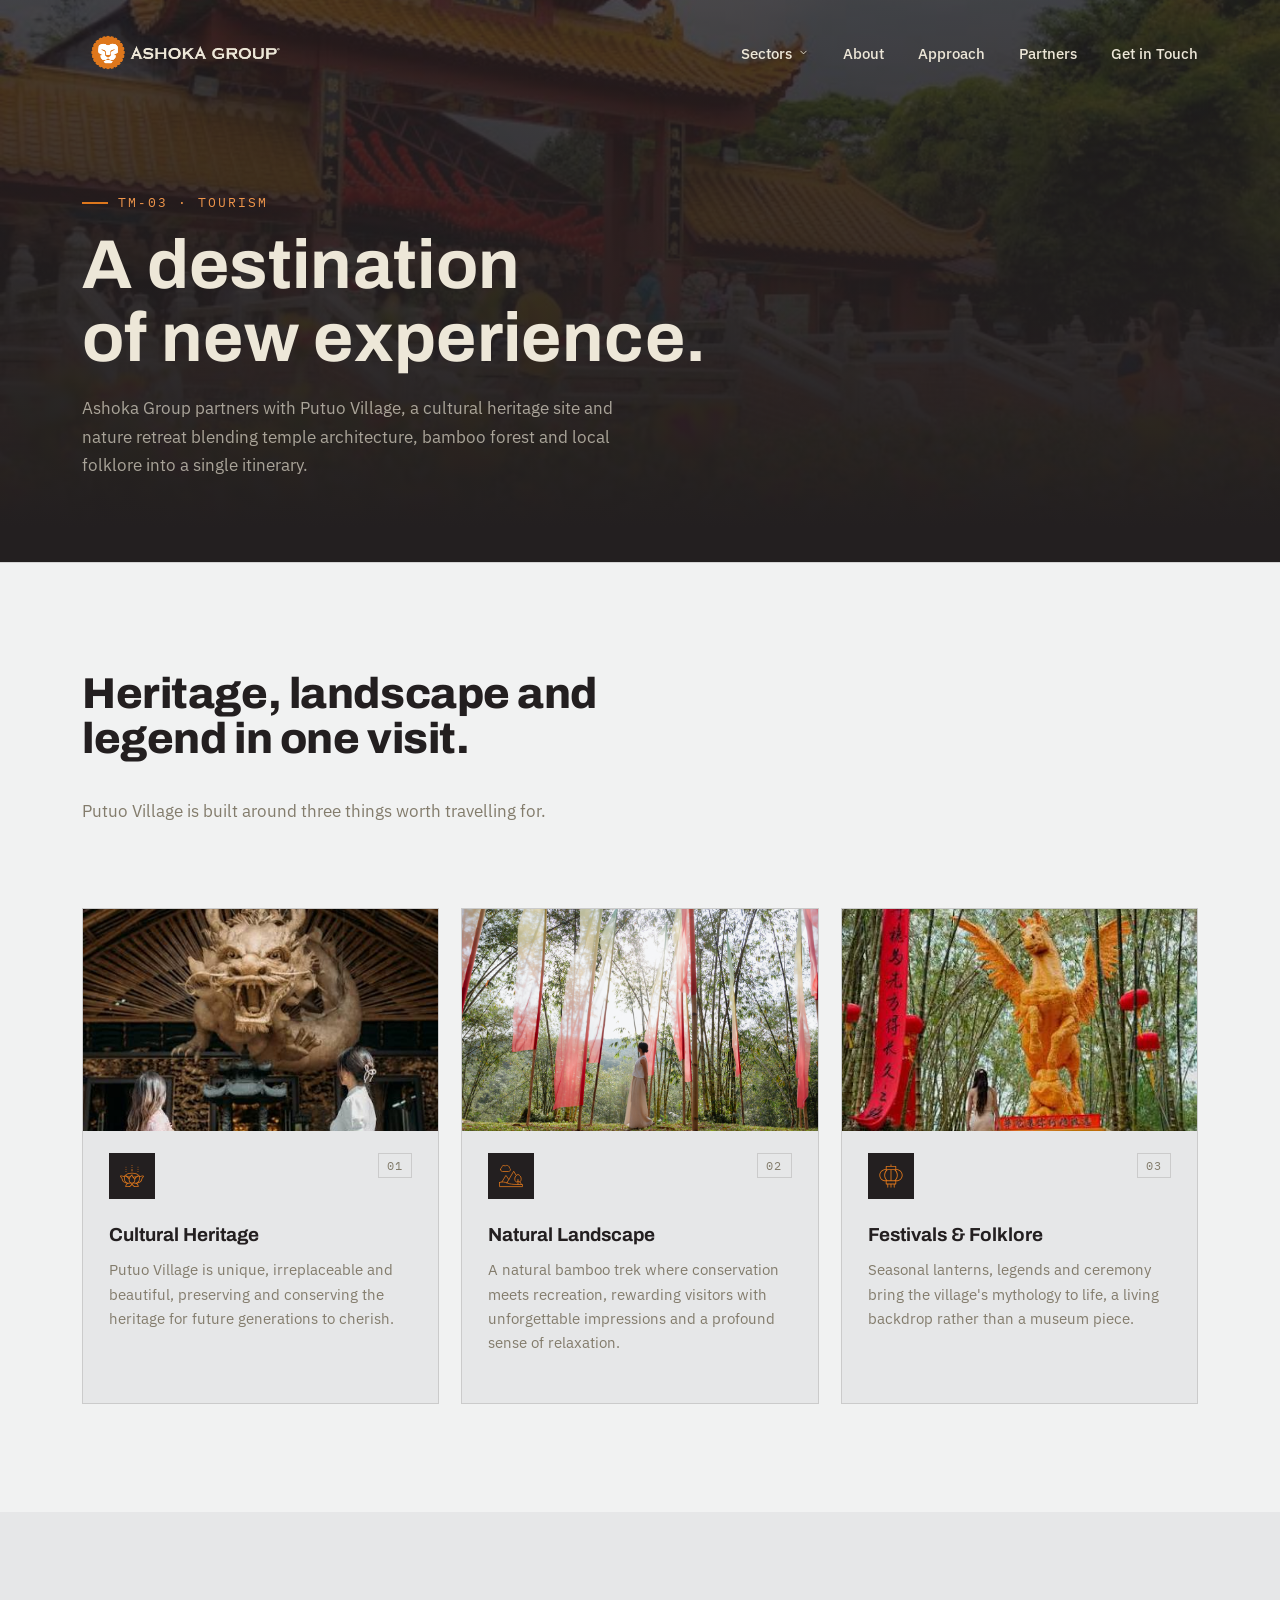
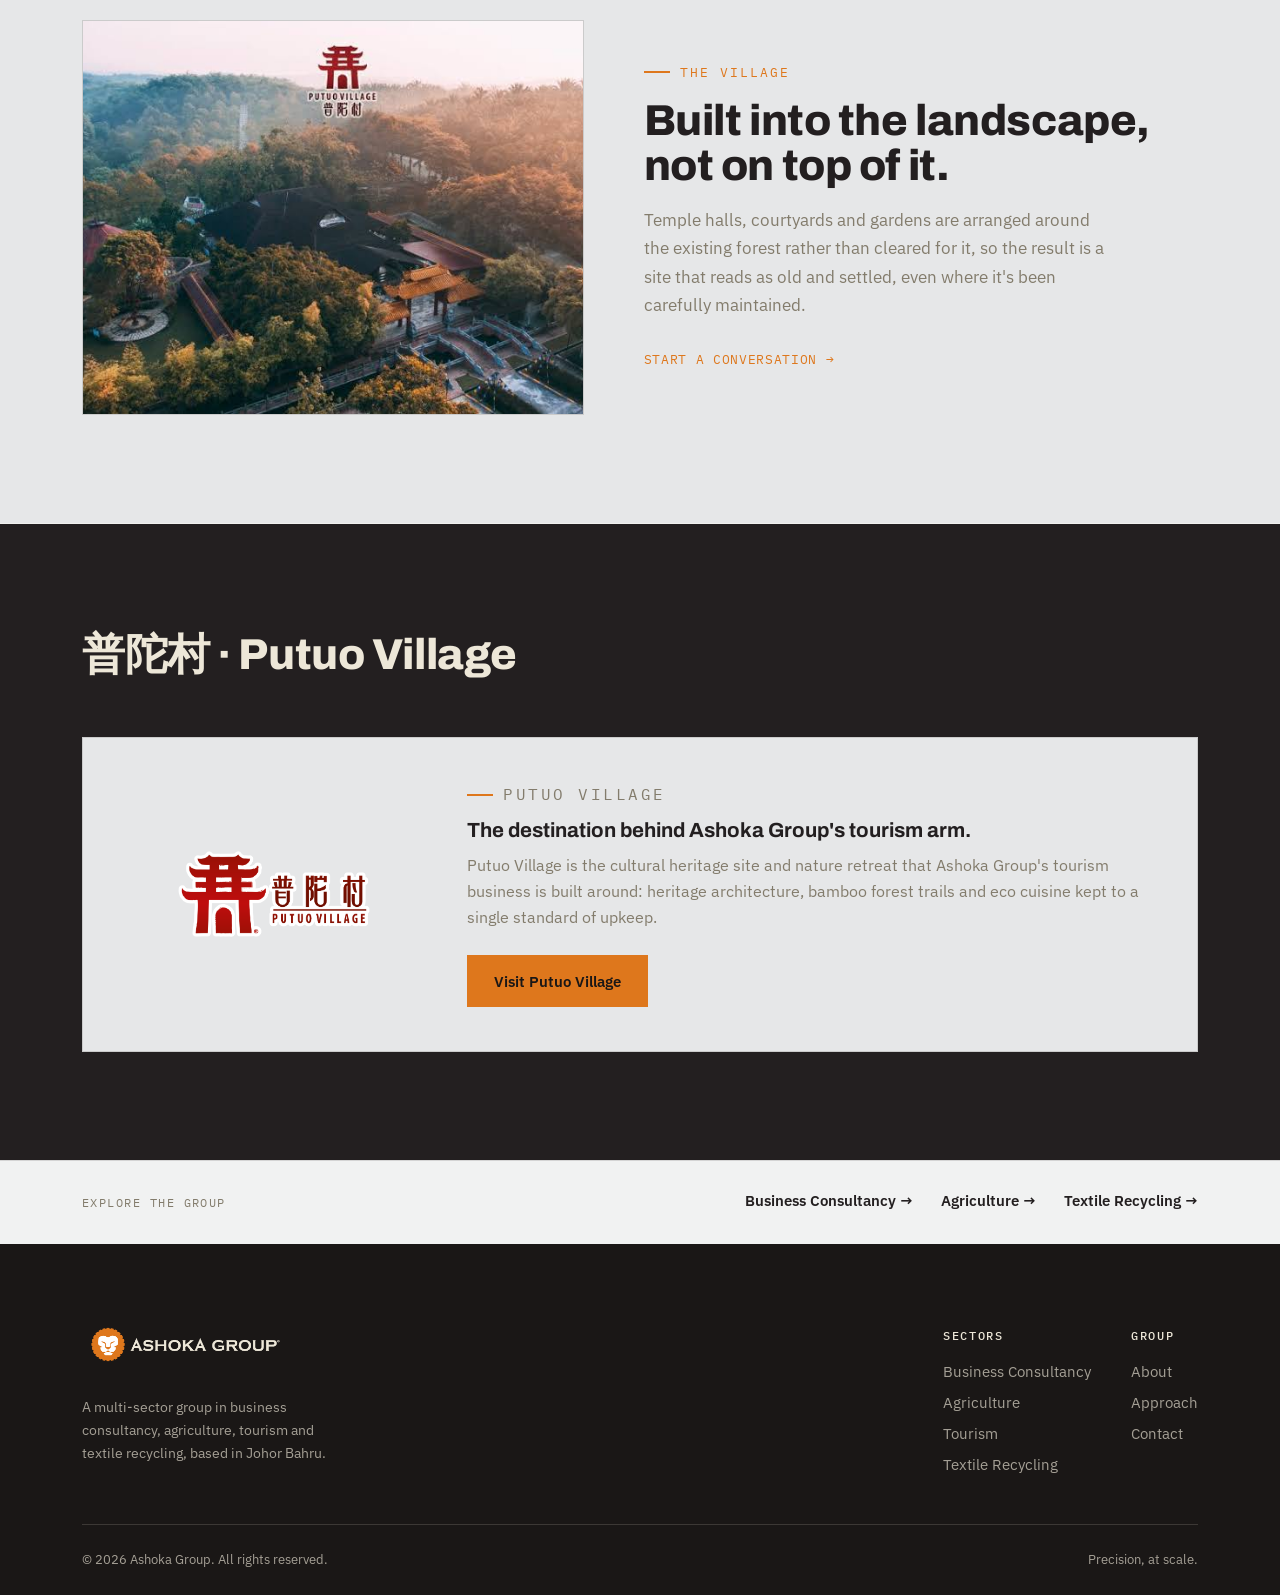
<file: tourism.html>
<!doctype html>
<html lang="en">
<head>
<meta charset="UTF-8">
<meta name="viewport" content="width=device-width, initial-scale=1.0">
<title>Tourism: Ashoka Group</title>
<meta name="description" content="Ashoka Group's tourism arm partners with Putuo Village, offering cultural heritage, natural landscape and folklore in one destination.">
<link rel="icon" type="image/x-icon" href="assets/favicon/favicon.ico">
<link rel="icon" type="image/png" sizes="32x32" href="assets/favicon/favicon-32x32.png">
<link rel="icon" type="image/png" sizes="16x16" href="assets/favicon/favicon-16x16.png">
<link rel="apple-touch-icon" sizes="180x180" href="assets/favicon/apple-touch-icon.png">
<link rel="manifest" href="assets/favicon/site.webmanifest">
<meta name="theme-color" content="#DE771C">
<link rel="preconnect" href="https://fonts.googleapis.com">
<link rel="stylesheet" href="css/styles.css">
</head>
<body>

<header class="site-header" id="siteHeader">
  <div class="wrap header-inner">
    <a href="./" class="brand" aria-label="Ashoka Group home">
      <img class="brand-mark" src="assets/logo/ashoka-lockup-horizontal.png" alt="Ashoka Group">
      <img class="brand-mark-light" src="assets/logo/ashoka-lockup-horizontal-light.png" alt="Ashoka Group">
    </a>
    <nav class="main-nav" id="mainNav">
      <div class="nav-dropdown">
        <button class="nav-dropdown-trigger" type="button" aria-haspopup="true" aria-expanded="false">
          Sectors
          <svg class="nav-caret" viewBox="0 0 24 24" fill="none" stroke="currentColor" stroke-width="2" stroke-linecap="round" stroke-linejoin="round"><path d="m6 9 6 6 6-6"/></svg>
        </button>
        <div class="nav-dropdown-menu">
          <a href="business-consultancy">Business Consultancy</a>
          <a href="agriculture">Agriculture</a>
          <a href="tourism">Tourism</a>
          <a href="textile-recycling">Textile Recycling</a>
        </div>
      </div>
      <a href="./#about">About</a>
      <a href="./#approach">Approach</a>
      <a href="./#partners">Partners</a>
      <a href="./#contact">Get in Touch</a>
    </nav>
    <button class="nav-toggle" id="navToggle" aria-label="Toggle menu" aria-expanded="false" aria-controls="mainNav">
      <span></span>
    </button>
  </div>
</header>

<main id="top">

  <!-- SUBPAGE HERO -->
  <section class="subhero">
    <div class="subhero-bg" aria-hidden="true">
      <img src="assets/img/images.jpg" alt="">
    </div>
    <div class="wrap subhero-inner">
      <p class="eyebrow on-dark"><span class="eyebrow-tick"></span>TM&#8209;03 · Tourism</p>
      <h1 class="display">A destination<br>of new experience.</h1>
      <p class="lede">Ashoka Group partners with Putuo Village, a cultural heritage site and nature retreat blending temple architecture, bamboo forest and local folklore into a single itinerary.</p>
    </div>
  </section>

  <div class="seam seam--to-bone" aria-hidden="true"></div>

  <!-- OFFERINGS -->
  <section class="sectors section-pad" id="offerings">
    <div class="wrap">
      <div class="section-head">
        <h2 class="h2">Heritage, landscape and legend in one visit.</h2>
        <p class="lede on-bone">Putuo Village is built around three things worth travelling for.</p>
      </div>

      <div class="sector-grid sector-grid--3">
        <article class="sector-card">
          <img class="sector-photo" src="assets/img/images%20(3).jpg" alt="Visitors viewing an ornate dragon sculpture inside the temple hall">
          <div class="sector-top">
            <span class="sector-icon">
              <svg viewBox="0 0 300 300" fill="currentColor"><path d="M276.9,192.7c1.9-8.5,6-16.3,12-22.6l6.6-7c3.4-3.6,4.3-8.7,2.4-13.2-2-4.6-6.3-7.4-11.2-7.4-13.5,0-26.8,3.5-38.5,10.1l-1.5.8v-6.1c0-1.5-.7-2.9-1.8-3.8-1.2-.9-2.7-1.3-4.1-.9l-8.7,2,.5-1.6c.3-1.1.5-2.3.5-3.5,0-6.2-4.6-15.1-26.3-21.8-15.2-4.7-35.3-7.3-56.7-7.3s-41.5,2.6-56.7,7.3c-21.7,6.8-26.3,15.6-26.3,21.8s.2,2.7.6,3.9l.5,1.7-11-2.5c-1.4-.3-2.9,0-4.1.9-1.2.9-1.8,2.3-1.8,3.8v4.9l-1.5-.8c-11.2-5.9-23.8-9-36.5-9s-9.3,2.8-11.2,7.4c-2,4.6-1,9.6,2.4,13.2l6.6,7c6,6.3,10.1,14.1,12,22.6,3.2,14.5,11.4,27.7,23,37,10.5,8.5,23.8,13.6,37.4,14.3h2.5c0,.1-1.9,1.8-1.9,1.8-10.8,9.2-17,22.5-17,36.6s2.2,4.9,4.9,4.9h35c17.7,0,33.9-9.7,42.3-25.3l.9-1.6.9,1.6c8.4,15.6,24.6,25.3,42.3,25.3h35c2.7,0,4.9-2.2,4.9-4.9,0-14.1-6.2-27.4-17-36.6l-1.9-1.6h2.5c13.6-.9,26.8-6,37.4-14.5,11.6-9.3,19.8-22.4,23-37ZM96.2,126.9c14.3-4.5,33.4-6.9,53.8-6.9s39.5,2.5,53.8,6.9c13.5,4.2,19.5,9.3,19.5,12.6,0,6.3-20.8,16.7-58.5,19h-.5s-.3-.4-.3-.4c-4.2-5.5-9.1-13.2-9.1-23.1s-1.2-3.7-3-4.5c-1.8-.8-3.9-.4-5.3,1-9.4,9.3-16.6,17.6-22.1,25.5l-.3.5h-.7c-31.8-3.8-46.7-13-46.7-18.1s6-8.4,19.5-12.6ZM195.1,164.3l-1.9,2.2c-3.6,4.1-6.7,8.6-9.3,13.5l-.8,1.5-.9-1.4c-2.7-3.9-6-7.7-8.8-11l-1.3-1.5,1.9-.2c6.4-.6,12.5-1.5,18.2-2.6l2.9-.6ZM118.5,166.6l-.6,1.2c-1.5,2.9-2.8,5.8-3.8,8.6l-.7,2-1.1-1.8c-2.3-3.8-4.9-7.4-7.9-10.7l-2.1-2.3,3,.6c3.8.8,7.8,1.5,11.8,2.1l1.4.2ZM66.4,230.5c-17.2-6.8-29.8-21.7-33.8-39.9-2.3-10.2-7.3-19.6-14.5-27.2l-6.6-7c-.7-.8-.9-1.8-.5-2.7.4-1,1.3-1.5,2.3-1.5,13.3,0,26.2,3.8,37.3,11l.7.4v26.9c0,9.4,2.5,18.6,7.2,26.8,2.5,4.2,5.5,8.1,9,11.6l3.6,3.5-4.6-1.8ZM66.8,212.4c-3.8-6.7-5.9-14.2-5.9-21.9v-37.1l5.7,1.3c20.5,4.6,36.9,19.9,42.9,40,0,.2.1.4.2.6v.2c.1,0,0,.3,0,.3-.2,2.5-.3,5.1-.3,8,0,11,4.3,21.2,12.2,28.9l1.8,1.7h-18.9c-15.6,0-30.2-8.4-38-21.9ZM144.7,245.2c-2.9,18.4-19.2,32.3-37.8,32.3h-29.8l.2-1.2c2.9-18.4,19.2-32.3,37.8-32.3h29.8l-.2,1.2ZM150,234.3c-16.9,0-30.6-13.7-30.6-30.6s2-30.9,25.9-56.9l1.2-1.3.5,1.6c3.4,10.7,10.9,19.3,17.6,26.8,6,6.8,11.7,13.3,14.4,20.6,0,.2,0,.3.1.4,1,2.9,1.5,5.8,1.5,8.8,0,16.9-13.7,30.6-30.6,30.6ZM222.8,276.3l.2,1.2h-29.8c-18.7,0-34.9-13.9-37.8-32.3l-.2-1.2h29.8c18.7,0,34.9,13.9,37.9,32.3ZM193.2,234.3h-16.8l1.8-1.7c7.9-7.7,12.2-17.9,12.2-28.9s-.5-6.8-1.5-10.2v-.3c0,0,0-.3,0-.3,6.4-19.2,22.7-33.8,42.4-38.2l5.7-1.3v37.1c0,7.7-2,15.2-5.9,21.9-7.8,13.5-22.3,21.9-38,21.9ZM230.2,231.7l-4.4,1.4,3.4-3.1c4.1-3.7,7.5-8,10.3-12.8,4.7-8.1,7.2-17.4,7.2-26.8v-26.5h.8c.7-.2,1.3-.5,1.9-.8,11.1-7.2,24.1-11,37.3-11s1.9.6,2.3,1.5c.4,1,.2,2-.5,2.7l-6.6,7c-7.2,7.6-12.2,17-14.5,27.2-4.3,19.6-18.2,35-37.2,41.1Z"/><path d="M150.1,49.5c1.5,0,3.1-.6,4.1-1.7s1.7-2.6,1.7-4.1-.6-3.1-1.7-4.1-2.6-1.7-4.1-1.7-3.1.6-4.1,1.7c-1.1,1.1-1.7,2.6-1.7,4.1s.6,3.1,1.7,4.1c1.1,1.1,2.6,1.7,4.1,1.7Z"/><path d="M150.1,92.5c2.9,0,5.3-2.6,5.3-5.9v-17c0-3.2-2.4-5.9-5.3-5.9s-5.3,2.6-5.3,5.9v17c0,3.2,2.4,5.9,5.3,5.9Z"/><path d="M150.1,23.4c1.5,0,3-.6,4.1-1.7,1.1-1.1,1.7-2.6,1.7-4.1s-.6-3.1-1.7-4.1c-1.1-1.1-2.6-1.7-4.1-1.7s-3.1.6-4.1,1.7c-1.1,1.1-1.7,2.6-1.7,4.1s.6,3.1,1.7,4.1c1.1,1.1,2.6,1.7,4.1,1.7Z"/><path d="M75,72.9c1.5,0,3.1-.6,4.1-1.7s1.7-2.6,1.7-4.1-.6-3.1-1.7-4.1-2.6-1.7-4.1-1.7-3.1.6-4.1,1.7c-1.1,1.1-1.7,2.6-1.7,4.1s.6,3.1,1.7,4.1c1.1,1.1,2.6,1.7,4.1,1.7Z"/><path d="M75,99c1.5,0,3.1-.6,4.1-1.7s1.7-2.6,1.7-4.1-.6-3.1-1.7-4.1-2.6-1.7-4.1-1.7-3.1.6-4.1,1.7c-1.1,1.1-1.7,2.6-1.7,4.1s.6,3.1,1.7,4.1c1.1,1.1,2.6,1.7,4.1,1.7Z"/><path d="M75,46.8c1.5,0,3.1-.6,4.1-1.7,1.1-1.1,1.7-2.6,1.7-4.1s-.6-3.1-1.7-4.1-2.6-1.7-4.1-1.7-3.1.6-4.1,1.7-1.7,2.6-1.7,4.1.6,3.1,1.7,4.1c1.1,1.1,2.6,1.7,4.1,1.7Z"/><path d="M225,72.9c1.5,0,3.1-.6,4.1-1.7s1.7-2.6,1.7-4.1-.6-3.1-1.7-4.1c-1.1-1.1-2.6-1.7-4.1-1.7s-3.1.6-4.1,1.7c-1.1,1.1-1.7,2.6-1.7,4.1s.6,3.1,1.7,4.1,2.6,1.7,4.1,1.7Z"/><path d="M225,99c1.5,0,3.1-.6,4.1-1.7s1.7-2.6,1.7-4.1-.6-3.1-1.7-4.1c-1.1-1.1-2.6-1.7-4.1-1.7s-3.1.6-4.1,1.7c-1.1,1.1-1.7,2.6-1.7,4.1s.6,3.1,1.7,4.1,2.6,1.7,4.1,1.7Z"/><path d="M225,46.8c1.5,0,3.1-.6,4.1-1.7,1.1-1.1,1.7-2.6,1.7-4.1s-.6-3.1-1.7-4.1c-1.1-1.1-2.6-1.7-4.1-1.7s-3.1.6-4.1,1.7-1.7,2.6-1.7,4.1.6,3.1,1.7,4.1c1.1,1.1,2.6,1.7,4.1,1.7Z"/></svg>
            </span>
            <span class="sector-code">01</span>
          </div>
          <h3>Cultural Heritage</h3>
          <p>Putuo Village is unique, irreplaceable and beautiful, preserving and conserving the heritage for future generations to cherish.</p>
        </article>

        <article class="sector-card">
          <img class="sector-photo" src="assets/img/bamboo-grove-ribbons.jpg" alt="A woman standing in a bamboo grove hung with ceremonial ribbons">
          <div class="sector-top">
            <span class="sector-icon">
              <svg viewBox="0 0 300 300"><defs><style>.nl-st0{fill:none;stroke:currentColor;stroke-linecap:round;stroke-linejoin:round;stroke-width:10px;}</style></defs><path class="nl-st0" d="M37.2,223.7l49.5-81.3,34.5,49.4"/><path class="nl-st0" d="M237.2,215.9c-6.7,11.6-21,10.5-28.3,3.8-18.1-16.5-20.1-70.6,28.3-89.1,48.3,18.5,46.4,72.5,28.3,89.1-7.3,6.7-21.6,7.8-28.3-3.8Z"/><path class="nl-st0" d="M237.2,193.3v63"/><path class="nl-st0" d="M5.9,231.3c27.2-15.6,73.4-4.5,105.7,9.2,20.7,8.8,60.7,15.8,113.7,15.8h69v26.2H5.9v-51.2Z"/><path class="nl-st0" d="M98.6,235.4l3-5.1M261.5,222.5l19.8,33.8M101.6,230.2l82.2-140.1,31.6,53.8"/><path class="nl-st0" d="M18.6,67.8c0-10,5.6-18.6,13.9-23,.3-19,24.9-36.5,44.1-19.8,17-16.7,56.3-3.6,54.2,25.5,7.4,3.8,12.6,9.6,12.6,20.4s-10.2,22.9-22.9,22.9H44.6c-14.4,0-26-11.6-26-26Z"/></svg>
            </span>
            <span class="sector-code">02</span>
          </div>
          <h3>Natural Landscape</h3>
          <p>A natural bamboo trek where conservation meets recreation, rewarding visitors with unforgettable impressions and a profound sense of relaxation.</p>
        </article>

        <article class="sector-card">
          <img class="sector-photo" src="assets/img/images%20(4).jpg" alt="A large phoenix sculpture decorated with red lanterns and banners">
          <div class="sector-top">
            <span class="sector-icon">
              <svg viewBox="0 0 300 300" fill="currentColor"><path d="M295.5,140c0-41.6-33.9-75.5-75.5-75.5h-4.5V30c0-3-2.5-5.5-5.5-5.5h-54.5v-14.5c0-3-2.5-5.5-5.5-5.5s-5.5,2.5-5.5,5.5v14.5h-54.5c-3,0-5.5,2.5-5.5,5.5v34.5h-4.5c-41.6,0-75.5,33.9-75.5,75.5s33.9,75.5,75.5,75.5h4.5v34.5c0,3,2.5,5.5,5.5,5.5h14.5v34.5c0,3,2.5,5.5,5.5,5.5s5.5-2.5,5.5-5.5v-34.5h29v34.5c0,3,2.5,5.5,5.5,5.5s5.5-2.5,5.5-5.5v-34.5h29v34.5c0,3,2.5,5.5,5.5,5.5s5.5-2.5,5.5-5.5v-34.5h14.5c3,0,5.5-2.5,5.5-5.5v-34.5h4.5c41.6,0,75.5-33.9,75.5-75.5ZM95.5,35.5h109v29h-109v-29ZM223.4,140c0,24.2-10.5,47.3-28.8,63.4l-1.3,1.1h-37.8V75.5h37.8l1.3,1.1c18.3,16,28.8,39.1,28.8,63.4ZM144.5,75.5v129h-37.8l-1.3-1.1c-18.3-16-28.8-39.1-28.8-63.4s10.5-47.3,28.8-63.4l1.3-1.1h37.8ZM80,204.5c-35.6,0-64.5-28.9-64.5-64.5s28.9-64.5,64.5-64.5h10.2l-5.4,7.2c-12.6,16.6-19.2,36.5-19.2,57.3s6.6,40.6,19.2,57.3l5.4,7.2h-10.2ZM204.5,244.5h-109v-29h109v29ZM209.8,204.5l5.4-7.2c12.6-16.6,19.2-36.5,19.2-57.3s-6.6-40.6-19.2-57.3l-5.4-7.2h10.2c35.6,0,64.5,28.9,64.5,64.5s-28.9,64.5-64.5,64.5h-10.2Z"/></svg>
            </span>
            <span class="sector-code">03</span>
          </div>
          <h3>Festivals &amp; Folklore</h3>
          <p>Seasonal lanterns, legends and ceremony bring the village's mythology to life, a living backdrop rather than a museum piece.</p>
        </article>
      </div>
    </div>
  </section>

  <!-- FEATURE SPLIT -->
  <section class="section-pad" style="background:var(--c-bone-2);">
    <div class="wrap feature-split">
      <div class="feature-photo">
        <img src="assets/img/images%20(2).jpg" alt="Aerial view of Putuo Village's temple rooftops surrounded by forest">
      </div>
      <div class="feature-copy">
        <p class="eyebrow"><span class="eyebrow-tick"></span>The Village</p>
        <h2 class="h2">Built into the landscape, not on top of it.</h2>
        <p class="lede on-bone">Temple halls, courtyards and gardens are arranged around the existing forest rather than cleared for it, so the result is a site that reads as old and settled, even where it's been carefully maintained.</p>
        <a href="./#contact" class="text-link">Start a conversation →</a>
      </div>
    </div>
  </section>

  <div class="seam seam--to-charcoal" aria-hidden="true"></div>

  <!-- PARTNER -->
  <section class="section-pad" style="background:var(--c-charcoal);">
    <div class="wrap">
      <div class="section-head">
        <h2 class="h2 on-dark">普陀村 · Putuo Village</h2>
      </div>
      <div class="partner-panel on-bone">
        <div class="partner-logo">
          <img src="assets/logo/Putuo%20Village%20Logo_Horizontal_cvp_trimmed.png" alt="Putuo Village logo">
        </div>
        <div class="partner-copy">
          <p class="eyebrow"><span class="eyebrow-tick"></span>Putuo Village</p>
          <h3>The destination behind Ashoka Group's tourism arm.</h3>
          <p>Putuo Village is the cultural heritage site and nature retreat that Ashoka Group's tourism business is built around: heritage architecture, bamboo forest trails and eco cuisine kept to a single standard of upkeep.</p>
          <a href="https://putuovillage.com.my" class="btn btn-primary" target="_blank" rel="noopener">Visit Putuo Village</a>
        </div>
      </div>
    </div>
  </section>

  <!-- CROSS LINKS -->
  <section class="cross-links">
    <div class="wrap cross-links-inner">
      <span class="cross-links-label">Explore the Group</span>
      <nav class="cross-links-nav">
        <a href="business-consultancy">Business Consultancy →</a>
        <a href="agriculture">Agriculture →</a>
        <a href="textile-recycling">Textile Recycling →</a>
      </nav>
    </div>
  </section>

</main>

<footer class="site-footer">
  <div class="wrap">
    <div class="footer-grid">
      <div class="footer-col">
        <img class="footer-brand-mark" src="assets/logo/ashoka-lockup-horizontal-light.png" alt="Ashoka Group">
        <p class="footer-tagline">A multi‑sector group in business consultancy, agriculture, tourism and textile recycling, based in Johor Bahru.</p>
      </div>
      <div class="footer-col">
        <h4>Sectors</h4>
        <ul>
          <li><a href="business-consultancy">Business Consultancy</a></li>
          <li><a href="agriculture">Agriculture</a></li>
          <li><a href="tourism">Tourism</a></li>
          <li><a href="textile-recycling">Textile Recycling</a></li>
        </ul>
      </div>
      <div class="footer-col">
        <h4>Group</h4>
        <ul>
          <li><a href="./#about">About</a></li>
          <li><a href="./#approach">Approach</a></li>
          <li><a href="./#contact">Contact</a></li>
        </ul>
      </div>
    </div>
    <div class="footer-bottom">
      <span>&copy; <span id="year">2026</span> Ashoka Group. All rights reserved.</span>
      <span>Precision, at scale.</span>
    </div>
  </div>
</footer>

<script src="js/main.js"></script>
</body>
</html>
</file>
<file: css/styles.css>
/* =========================================================
   ASHOKA GROUP: landing page
   Design tokens sourced from brand mark:
     orange  #DE771C  (sampled from AG badge)
     ink     #231F20  (sampled from AG wordmark)
   ========================================================= */

@import url('https://fonts.googleapis.com/css2?family=Archivo:wght@400;500;600;700;800;900&family=IBM+Plex+Sans:wght@400;500;600;700&family=IBM+Plex+Mono:wght@400;500&display=swap');

:root{
  /* --- color --- */
  --c-orange:        #DE771C;
  --c-orange-light:  #F0964B;
  --c-orange-deep:   #B85E14;
  --c-charcoal:      #231F20;   /* brand ink, primary dark surface */
  --c-charcoal-2:    #2C2724;   /* raised dark surface / cards on dark */
  --c-charcoal-3:    #1A1716;   /* deepest, footer */
  --c-bone:          #F1F2F2;   /* primary light surface */
  --c-bone-2:        #E6E7E8;   /* raised light surface / cards on bone */
  --c-cream:         #EDE7D8;   /* light text on dark */
  --c-cream-dim:      rgba(237,231,216,.66);
  --c-steel:          #837C6C;  /* muted body text on bone */
  --c-line-dark:       rgba(237,231,216,.16);
  --c-line-light:      rgba(35,31,32,.14);

  /* --- type --- */
  --f-display: 'Archivo', sans-serif;
  --f-body:    'IBM Plex Sans', sans-serif;
  --f-mono:    'IBM Plex Mono', monospace;

  /* --- layout --- */
  --wrap: 1180px;
  --seam-h: 1px;

  --ease: cubic-bezier(.22,.61,.36,1);
}

*, *::before, *::after{ box-sizing: border-box; }
html{ scroll-behavior: smooth; }
@media (prefers-reduced-motion: reduce){
  html{ scroll-behavior: auto; }
  *, *::before, *::after{ animation-duration: 0.001ms !important; animation-iteration-count: 1 !important; transition-duration: 0.001ms !important; scroll-behavior: auto !important; }
}

body{
  margin:0;
  font-family: var(--f-body);
  background: var(--c-bone);
  color: var(--c-charcoal);
  -webkit-font-smoothing: antialiased;
  overflow-x: hidden;
}

img{ max-width:100%; display:block; }
a{ color:inherit; text-decoration:none; }

.wrap{
  max-width: var(--wrap);
  margin: 0 auto;
  padding: 0 clamp(20px, 5vw, 32px);
}

::selection{ background: var(--c-orange); color: var(--c-bone); }

:focus-visible{
  outline: 2px solid var(--c-orange);
  outline-offset: 3px;
}

/* ---------- eyebrow / labels ---------- */
.eyebrow{
  display:flex;
  align-items:center;
  gap:10px;
  font-family: var(--f-mono);
  font-size: 12.5px;
  letter-spacing: .16em;
  text-transform: uppercase;
  margin: 0 0 18px;
  color: var(--c-orange);
}
.eyebrow-tick{
  width: 26px;
  height: 2px;
  background: var(--c-orange);
  flex: none;
}
.eyebrow.on-dark{ color: var(--c-orange-light); }

/* ---------- headings ---------- */
h1,h2,h3{ margin:0; font-family: var(--f-display); font-weight: 800; letter-spacing: -0.01em; line-height: 1.05; }

.display{
  font-size: clamp(2.6rem, 5.4vw, 4.6rem);
  font-weight: 700;
  letter-spacing: .005em;
  color: var(--c-cream);
}
.h2{
  font-size: clamp(1.9rem, 3.4vw, 2.7rem);
  color: var(--c-charcoal);
}
.h2.on-dark{ color: var(--c-cream); }

.lede{
  font-size: 1.08rem;
  line-height: 1.65;
  max-width: 46ch;
  color: var(--c-cream-dim);
}
.lede.on-bone{ color: var(--c-steel); }

/* ---------- buttons ---------- */
.btn{
  display:inline-flex;
  align-items:center;
  gap:8px;
  font-family: var(--f-body);
  font-weight: 600;
  font-size: .96rem;
  padding: 15px 26px;
  border: 1.5px solid transparent;
  cursor: pointer;
  transition: transform .18s var(--ease), background .18s var(--ease), color .18s var(--ease), border-color .18s var(--ease);
}
.btn-primary{
  background: var(--c-orange);
  color: var(--c-charcoal-3);
}
.btn-primary:hover{ background: var(--c-orange-light); transform: translateY(-2px); }
.btn-ghost{
  background: transparent;
  border-color: var(--c-line-dark);
  color: var(--c-cream);
}
.btn-ghost:hover{ border-color: var(--c-orange-light); color: var(--c-orange-light); transform: translateY(-2px); }
.btn-ghost.on-bone{ border-color: var(--c-line-light); color: var(--c-charcoal); }
.btn-ghost.on-bone:hover{ border-color: var(--c-orange); color: var(--c-orange-deep); }

.text-link{
  display:inline-flex;
  align-items:center;
  gap:8px;
  font-family: var(--f-mono);
  font-size: .84rem;
  letter-spacing:.05em;
  text-transform: uppercase;
  color: var(--c-orange);
  border-bottom: 1px solid transparent;
  padding-bottom: 2px;
  transition: border-color .18s var(--ease), gap .18s var(--ease);
}
.text-link:hover{ border-color: var(--c-orange); gap:12px; }

/* ============ HEADER ============ */
.site-header{
  position: fixed;
  inset: 0 0 auto 0;
  z-index: 100;
  background: transparent;
  transition: background .3s var(--ease), border-color .3s var(--ease), padding .3s var(--ease);
  border-bottom: 1px solid transparent;
}
.site-header.is-scrolled{
  background: rgba(245,241,231,.92);
  backdrop-filter: blur(10px);
  border-bottom-color: var(--c-line-light);
}
.header-inner{
  display:flex;
  align-items:center;
  gap: 28px;
  padding-top: 20px;
  padding-bottom: 20px;
  transition: padding .3s var(--ease);
}
.site-header.is-scrolled .header-inner{ padding-top:10px; padding-bottom:10px; }

.brand{ display:flex; align-items:center; }
.brand-mark{ height: clamp(44px, 9vw, 65px); width:auto; }
.brand-mark-light{ display:none; height: clamp(44px, 9vw, 65px); width:auto; }
.site-header:not(.is-scrolled) .brand-mark{ display:none; }
.site-header:not(.is-scrolled) .brand-mark-light{ display:block; }

.main-nav{
  display:flex;
  gap: 34px;
  margin-left: auto;
  font-size: .95rem;
  font-weight: 500;
}
.main-nav a{
  position:relative;
  padding: 6px 0;
  color: var(--c-cream);
  transition: color .2s var(--ease);
}
.site-header.is-scrolled .main-nav a{ color: var(--c-charcoal); }
.main-nav a::after{
  content:"";
  position:absolute; left:0; right:100%; bottom:0;
  height:2px; background: var(--c-orange);
  transition: right .22s var(--ease);
}
.main-nav a:hover{ color: var(--c-orange); }
.main-nav a:hover::after{ right:0; }

.nav-toggle{ display:none; }

/* ---------- nav dropdown (Sectors) ---------- */
.nav-dropdown{ position:relative; }
.nav-dropdown-trigger{
  display:flex; align-items:center; gap:6px;
  background:none; border:none; padding:6px 0;
  font-family:inherit; font-size:inherit; font-weight:inherit;
  color: var(--c-cream);
  cursor:pointer;
  transition: color .2s var(--ease);
}
.site-header.is-scrolled .nav-dropdown-trigger{ color: var(--c-charcoal); }
.nav-dropdown-trigger:hover,
.nav-dropdown.is-open .nav-dropdown-trigger{ color: var(--c-orange); }
.nav-caret{ width:11px; height:11px; flex:none; transition: transform .22s var(--ease); }
.nav-dropdown:hover .nav-caret,
.nav-dropdown.is-open .nav-caret{ transform: rotate(180deg); }

.nav-dropdown-menu{
  position:absolute; top:calc(100% + 16px); left:50%;
  transform: translate(-50%, -6px);
  min-width:230px;
  background: var(--c-charcoal-2);
  border:1px solid var(--c-line-dark);
  padding:10px;
  display:flex; flex-direction:column; gap:2px;
  opacity:0; visibility:hidden; pointer-events:none;
  transition: opacity .2s var(--ease), transform .2s var(--ease), visibility .2s;
  z-index:200;
}
.nav-dropdown:hover .nav-dropdown-menu,
.nav-dropdown.is-open .nav-dropdown-menu{
  opacity:1; visibility:visible; pointer-events:auto;
  transform: translate(-50%, 0);
}
.nav-dropdown-menu a,
.site-header.is-scrolled .nav-dropdown-menu a{
  padding:11px 16px;
  font-size:.9rem; font-weight:500;
  color: var(--c-cream);
  white-space:nowrap;
  transition: background .2s var(--ease), color .2s var(--ease);
}
.nav-dropdown-menu a:hover,
.site-header.is-scrolled .nav-dropdown-menu a:hover{ background: rgba(222,119,28,.14); color: var(--c-orange-light); }

/* ============ HERO ============ */
.hero{
  position:relative;
  background: var(--c-charcoal);
  padding-top: clamp(104px, 22vw, 148px);
  overflow:hidden;
  isolation: isolate;
}
.hero-bg{
  position:absolute; inset:0; z-index:-1;
  overflow:hidden;
}
.hero-bg img{
  position:absolute; inset:0;
  width:100%; height:100%;
  object-fit:cover;
}
.hero-bg::before{
  content:"";
  position:absolute; inset:0;
  background:
    linear-gradient(100deg, rgba(35,31,32,.92) 0%, rgba(35,31,32,.6) 32%, rgba(35,31,32,.2) 62%, rgba(35,31,32,.4) 100%),
    linear-gradient(180deg, transparent 55%, var(--c-charcoal) 100%);
}
.hero-bg::after{
  content:"";
  position:absolute; inset:0;
  background-image:
    linear-gradient(rgba(237,231,216,.05) 1px, transparent 1px),
    linear-gradient(90deg, rgba(237,231,216,.05) 1px, transparent 1px);
  background-size: 46px 46px;
  mask-image: radial-gradient(ellipse 70% 60% at 78% 30%, black 5%, transparent 72%);
}
.hero-ring{
  position:absolute;
  right: -220px; top: -220px;
  width: 640px; height:640px;
  z-index:-1;
  opacity:.5;
}
.hero-inner{ padding-bottom: 76px; }
.hero-copy{ max-width: 760px; }
.hero-copy .eyebrow{ color: var(--c-orange-light); }
.hero .display{ margin-bottom: 22px; }
.hero .lede{ margin-bottom: 34px; }
.hero-actions{ display:flex; gap:16px; flex-wrap:wrap; }

/* ============ 404 ============ */
.notfound{
  position:relative;
  background: var(--c-charcoal);
  padding-top: clamp(104px, 22vw, 148px);
  overflow:hidden;
  isolation: isolate;
}
.notfound::after{
  content:"";
  position:absolute; inset:0; z-index:-1;
  background-image:
    linear-gradient(rgba(237,231,216,.05) 1px, transparent 1px),
    linear-gradient(90deg, rgba(237,231,216,.05) 1px, transparent 1px);
  background-size: 46px 46px;
  mask-image: radial-gradient(ellipse 70% 60% at 78% 30%, black 5%, transparent 72%);
}
.notfound-inner{ padding-bottom: 88px; max-width: 760px; }
.notfound-code{
  font-family: var(--f-display);
  font-weight: 800;
  font-size: clamp(4.5rem, 14vw, 9rem);
  line-height: .9;
  letter-spacing: -0.02em;
  color: var(--c-orange);
  margin: 0 0 4px;
}
.notfound-inner .h2{ margin-bottom: 18px; }
.notfound-inner .lede{ margin-bottom: 34px; }

/* ============ SEAM (straight-line section divider) ============ */
.seam{
  height: var(--seam-h);
  width:100%;
}
.seam--to-bone{ background-color: var(--c-line-light); }
.seam--to-charcoal{ background-color: var(--c-line-dark); }

/* ============ SECTION SHARED ============ */
section{ position:relative; }
.section-pad{ padding: clamp(56px, 9vw, 108px) 0; }
.section-head{
  display:flex;
  flex-direction:column;
  align-items:flex-start;
  gap: 18px;
  margin-bottom: clamp(32px, 7vw, 60px);
}
.section-head .h2{ max-width: 20ch; }
.section-head p{ max-width: 60ch; padding-bottom: 6px; }

/* ============ SECTORS ============ */
.sectors{ background: var(--c-bone); }
.sector-grid{
  display:grid;
  grid-template-columns: repeat(4, 1fr);
  gap: 22px;
}
.sector-card{
  display:block;
  background: var(--c-bone-2);
  border: 1px solid var(--c-line-light);
  padding: 30px 26px 28px;
  transition: transform .28s var(--ease), background .28s var(--ease), border-color .28s var(--ease);
}
.sector-card:hover{
  transform: translateY(-6px);
  background: #fff;
  border-color: var(--c-orange);
}
.sector-photo{
  width: calc(100% + 52px);
  max-width: none;
  margin: -30px -26px 22px;
  aspect-ratio: 16/10;
  object-fit: cover;
  display:block;
}
.sector-top{
  display:flex;
  align-items:flex-start;
  justify-content:space-between;
  margin-bottom: 26px;
}
.sector-icon{
  width: 46px; height:46px;
  display:flex; align-items:center; justify-content:center;
  background: var(--c-charcoal);
}
.sector-icon svg{ width:24px; height:24px; color: var(--c-orange); }
.sector-icon img{ width:28px; height:28px; object-fit:contain; }
.sector-code{
  font-family: var(--f-mono);
  font-size: .72rem;
  letter-spacing:.1em;
  color: var(--c-steel);
  border: 1px solid var(--c-line-light);
  padding: 4px 8px;
}
.sector-card h3{
  font-size: 1.18rem;
  font-weight:700;
  text-transform: none;
  margin-bottom: 12px;
  letter-spacing:0;
}
.sector-card p{
  font-size: .95rem;
  line-height:1.6;
  color: var(--c-steel);
  margin: 0 0 20px;
}

/* ============ ABOUT ============ */
.about{ background: var(--c-charcoal); }
.about-inner{
  display:grid;
  grid-template-columns: .95fr 1.05fr;
  gap: 64px;
  align-items:center;
}
.about-frame{
  position:relative;
  width: 100%;
  aspect-ratio: 4/4.6;
  border: 1px solid var(--c-line-dark);
  overflow:hidden;
}
.about-frame::after{
  content:"";
  position:absolute; inset:0;
  background: radial-gradient(circle at 30% 24%, rgba(222,119,28,.32), transparent 55%);
  mix-blend-mode: screen;
  pointer-events:none;
}
.about-photo{
  width:100%; height:100%;
  object-fit:cover;
  display:block;
}
.about-copy p.lede{ margin-bottom: 30px; }
.pillars{
  list-style:none;
  margin: 0 0 34px;
  padding: 0;
  display:grid;
  grid-template-columns: repeat(2, 1fr);
  gap: 16px 24px;
}
.pillars li{
  display:flex;
  gap: 12px;
  align-items:flex-start;
  font-size: .95rem;
  color: var(--c-cream-dim);
  line-height:1.5;
}
.pillars li svg{ flex:none; width:18px; height:18px; margin-top:2px; stroke: var(--c-orange); }

/* ============ PRINCIPLES ============ */
.principles{ background: var(--c-bone); }
.principle-grid{
  display:grid;
  grid-template-columns: repeat(4, 1fr);
  gap: 2px;
  background: var(--c-line-light);
  border: 1px solid var(--c-line-light);
}
.principle{
  background: var(--c-bone);
  padding: 34px 26px;
  transition: background .25s var(--ease);
}
.principle:hover{ background: var(--c-bone-2); }
.principle svg{ width:30px; height:30px; color: var(--c-orange); margin-bottom:22px; }
.principle h3{
  font-size: 1.02rem;
  font-weight:700;
  letter-spacing:0;
  text-transform:none;
  margin-bottom:10px;
}
.principle p{
  font-size: .9rem;
  line-height:1.6;
  color: var(--c-steel);
  margin:0;
}

/* ============ CLOSING CTA ============ */
.cta{
  background: var(--c-charcoal);
  padding: clamp(72px, 14vw, 120px) 0 clamp(60px, 11vw, 100px);
  text-align:center;
  position:relative;
  overflow:hidden;
}
.cta-ring{
  position:absolute; left:50%; top:50%;
  width: 900px; height:900px;
  transform: translate(-50%,-50%);
  border-radius:50%;
  border: 1px dashed var(--c-line-dark);
  z-index:0;
}
.cta-inner{ position:relative; z-index:1; }
.cta .h2{ color: var(--c-cream); max-width: 18ch; margin: 0 auto 20px; }
.cta .lede{ margin: 0 auto 40px; }
.cta-actions{ display:flex; justify-content:center; gap:18px; flex-wrap:wrap; margin-bottom: 34px; }
.cta-contact{
  font-family: var(--f-mono);
  font-size: .85rem;
  letter-spacing:.06em;
  color: var(--c-cream-dim);
}
.cta-contact a{ color: var(--c-orange-light); border-bottom:1px solid transparent; }
.cta-contact a:hover{ border-color: var(--c-orange-light); }

.cta-inner--split{
  display:grid;
  grid-template-columns: 1fr 1fr;
  gap: 56px;
  align-items:center;
  text-align:left;
}
.cta-inner--split .h2{ max-width:none; margin: 0 0 20px; }
.cta-inner--split .lede{ margin: 0 0 28px; max-width:48ch; }
.cta-inner--split .cta-actions{ justify-content:flex-start; margin-bottom: 26px; }
.cta-copy .cta-contact{ display:block; margin-bottom:6px; }
.cta-map{
  position:relative;
  aspect-ratio: 4/3.3;
  overflow:hidden;
  border: 1px solid var(--c-line-dark);
}
.cta-map iframe{ width:100%; height:100%; border:0; filter: saturate(.85) contrast(1.05); }

/* ============ FOOTER ============ */
.site-footer{
  background: var(--c-charcoal-3);
  color: var(--c-cream-dim);
  padding: 68px 0 28px;
}
.footer-grid{
  display:grid;
  grid-template-columns: 1.3fr .8fr .8fr 1fr;
  gap: 40px;
  padding-bottom: 46px;
  border-bottom: 1px solid var(--c-line-dark);
}
@media (min-width: 1041px){
  .footer-grid{ grid-template-columns: 1.3fr 1fr auto auto; }
  .footer-grid .footer-col:nth-child(2){ grid-column: 3; }
  .footer-grid .footer-col:nth-child(3){ grid-column: 4; }
}
.footer-brand-mark{ height: clamp(44px, 9vw, 65px); margin-bottom:18px; }
.footer-tagline{ font-size:.9rem; line-height:1.6; max-width:32ch; color: var(--c-cream-dim); }
.footer-col h4{
  font-family: var(--f-mono);
  font-size: .74rem;
  letter-spacing:.14em;
  text-transform:uppercase;
  color: var(--c-cream);
  font-weight:500;
  margin-bottom: 18px;
}
.footer-col ul{ list-style:none; margin:0; padding:0; display:flex; flex-direction:column; gap:11px; }
.footer-col a{ font-size:.92rem; transition: color .2s var(--ease); }
.footer-col a:hover{ color: var(--c-orange-light); }
.footer-bottom{
  display:flex;
  justify-content:space-between;
  align-items:center;
  padding-top: 26px;
  font-size: .82rem;
  flex-wrap:wrap;
  gap:14px;
}
.footer-socials{ display:flex; gap:16px; }
.footer-socials a{ width:34px; height:34px; border:1px solid var(--c-line-dark); display:flex; align-items:center; justify-content:center; transition: border-color .2s var(--ease), color .2s var(--ease); }
.footer-socials a:hover{ border-color: var(--c-orange); color: var(--c-orange-light); }
.footer-socials svg{ width:16px; height:16px; }

/* ============ SUBPAGE HERO ============ */
.subhero{
  position:relative;
  background: var(--c-charcoal);
  padding-top: clamp(104px, 22vw, 148px);
  overflow:hidden;
  isolation: isolate;
}
.subhero-bg{ position:absolute; inset:0; z-index:-2; }
.subhero-bg img{ width:100%; height:100%; object-fit:cover; opacity:.4; }
.subhero-bg::after{
  content:"";
  position:absolute; inset:0;
  background: linear-gradient(180deg, rgba(35,31,32,.5) 0%, var(--c-charcoal) 94%);
}
.subhero-inner{ padding-top: clamp(28px, 6vw, 46px); padding-bottom: clamp(48px, 10vw, 82px); }
.subhero .display{ margin-bottom: 20px; max-width: 18ch; }
.subhero .lede{ max-width: 56ch; margin-bottom: 0; }

/* ============ 3-UP OFFER GRID (subpages) ============ */
.sector-grid--3{ grid-template-columns: repeat(3, 1fr); }

/* ============ FEATURE SPLIT (photo + copy) ============ */
.feature-split{
  display:grid;
  grid-template-columns: .95fr 1.05fr;
  gap: 60px;
  align-items:center;
}
.feature-split.reverse{ grid-template-columns: 1.05fr .95fr; }
.feature-split.reverse .feature-photo{ order: 2; }
.feature-photo{
  position:relative;
  aspect-ratio: 4/3.15;
  overflow:hidden;
  border: 1px solid var(--c-line-light);
}
.feature-photo img{ width:100%; height:100%; object-fit:cover; display:block; }
.feature-copy .lede{ margin-bottom: 28px; }

/* ============ GALLERY GRID ============ */
.gallery-grid{
  display:grid;
  grid-template-columns: repeat(4, 1fr);
  gap: 18px;
}
.gallery-item{
  aspect-ratio: 4/3;
  overflow:hidden;
  border: 1px solid var(--c-line-light);
}
.gallery-item img{
  width:100%; height:100%; object-fit:cover; display:block;
  transition: transform .45s var(--ease);
}
.gallery-item:hover img{ transform: scale(1.07); }

/* ============ PARTNER PANEL (per-sector) ============ */
.partner-panel{
  display:grid;
  grid-template-columns: .42fr 1fr;
  gap: 50px;
  align-items:center;
  padding: clamp(28px, 6vw, 44px) clamp(22px, 6vw, 48px);
  border: 1px solid var(--c-line-light);
}
.partner-panel.on-bone{ background: var(--c-bone-2); border-color: var(--c-line-light); }
.partner-panel.on-charcoal{ background: var(--c-charcoal-2); border-color: var(--c-line-dark); }
.partner-logo{ display:flex; align-items:center; justify-content:center; padding: 10px; }
.partner-logo img{ max-width:100%; max-height:92px; width:auto; }
.partner-copy h3{ font-size: 1.28rem; font-weight:700; letter-spacing:0; text-transform:none; margin-bottom: 12px; }
.partner-panel.on-bone .partner-copy p{ color: var(--c-steel); }
.partner-panel.on-charcoal .partner-copy p{ color: var(--c-cream-dim); }
.partner-copy p{ margin:0 0 20px; line-height:1.65; font-size:.98rem; }
.partner-copy .eyebrow{ margin-bottom: 12px; }
.partner-copy .btn{ margin-top: 4px; }

/* ============ CROSS-LINKS (other sectors) ============ */
.cross-links{ background: var(--c-bone); border-top:1px solid var(--c-line-light); }
.cross-links-inner{ display:flex; justify-content:space-between; align-items:center; flex-wrap:wrap; gap:20px; padding-top: 30px; padding-bottom: 30px; }
.cross-links-label{ font-family: var(--f-mono); font-size:.76rem; letter-spacing:.12em; text-transform:uppercase; color: var(--c-steel); }
.cross-links-nav{ display:flex; gap:28px; flex-wrap:wrap; }
.cross-links-nav a{ font-size:.92rem; font-weight:600; color: var(--c-charcoal); border-bottom:1px solid transparent; padding-bottom:3px; transition: color .2s var(--ease), border-color .2s var(--ease); }
.cross-links-nav a:hover{ color: var(--c-orange-deep); border-color: var(--c-orange); }

/* ============ PARTNERS STRIP (homepage) ============ */
.partners{ background: var(--c-bone-2); border-top:1px solid var(--c-line-light); border-bottom:1px solid var(--c-line-light); }
.partners-grid{ display:grid; grid-template-columns: repeat(auto-fit, minmax(180px, 1fr)); gap: 22px; }
.partner-tile{
  background:#fff;
  border:1px solid var(--c-line-light);
  padding: 30px 26px;
  display:flex; align-items:center; justify-content:center;
  min-height: 140px;
  transition: transform .25s var(--ease), border-color .25s var(--ease);
}
.partner-tile:hover{ transform: translateY(-4px); border-color: var(--c-orange); }
.partner-tile img{ max-height: 68px; max-width:100%; width:auto; object-fit:contain; }

/* ============ RESPONSIVE ============ */
@media (max-width: 1040px){
  .about-inner{ grid-template-columns: 1fr; }
  .about-frame{ width: 100%; max-width: 420px; margin: 0 auto; aspect-ratio: 4/3; }
  .sector-grid{ grid-template-columns: repeat(2,1fr); }
  .sector-grid--3{ grid-template-columns: repeat(2,1fr); }
  .principle-grid{ grid-template-columns: repeat(2,1fr); }
  .footer-grid{ grid-template-columns: 1fr 1fr; }
  .feature-split, .feature-split.reverse{ grid-template-columns: 1fr; }
  .feature-split .feature-photo{ order:1; max-width:480px; margin:0 auto; }
  .gallery-grid{ grid-template-columns: repeat(2,1fr); }
  .partner-panel{ grid-template-columns: 1fr; text-align:center; }
  .partner-logo{ max-width:220px; margin:0 auto; }
  .partners-grid{ grid-template-columns: repeat(2,1fr); }
  .cta-inner--split{ grid-template-columns: 1fr; text-align:center; }
  .cta-inner--split .lede{ margin-left:auto; margin-right:auto; }
  .cta-inner--split .cta-actions{ justify-content:center; }
  .cta-map{ max-width:520px; margin:0 auto; aspect-ratio: 4/3; }
}
@media (max-width: 760px){
  .main-nav{ display:none; }
  .nav-toggle{
    display:flex; margin-left:auto;
    width:38px; height:38px;
    align-items:center; justify-content:center;
    background:none; border:1px solid var(--c-line-dark);
  }
  .site-header.is-scrolled .nav-toggle{ border-color: var(--c-line-light); }
  .nav-toggle span, .nav-toggle span::before, .nav-toggle span::after{
    content:""; display:block; width:18px; height:2px; background: var(--c-cream); position:relative; transition: background .2s;
  }
  .site-header.is-scrolled .nav-toggle span,
  .site-header.is-scrolled .nav-toggle span::before,
  .site-header.is-scrolled .nav-toggle span::after{ background: var(--c-charcoal); }
  .nav-toggle span::before{ position:absolute; top:-6px; }
  .nav-toggle span::after{ position:absolute; top:6px; }
  .site-header.nav-open .main-nav{
    display:flex; flex-direction:column;
    position:absolute; top:100%; left:0; right:0;
    background: var(--c-charcoal); padding: 26px 20px 30px; gap:20px;
    border-top: 1px solid var(--c-line-dark);
  }
  .site-header.nav-open .main-nav a{ color: var(--c-cream); }
  .site-header.nav-open .nav-dropdown-trigger{ color: var(--c-cream); width:100%; justify-content:space-between; }
  .nav-dropdown{ width:100%; }
  .nav-dropdown-menu{
    position:static;
    transform:none;
    opacity:1; visibility:visible; pointer-events:auto;
    display:none;
    min-width:0; width:100%;
    background:transparent; border:none;
    padding: 4px 0 0 16px;
    margin-top:6px;
  }
  .nav-dropdown.is-open .nav-dropdown-menu{ display:flex; transform:none; }
  .nav-dropdown-menu a{ padding:10px 0; }

  .sector-grid{ grid-template-columns: 1fr; }
  .sector-grid--3{ grid-template-columns: 1fr; }
  .principle-grid{ grid-template-columns: 1fr; }
  .pillars{ grid-template-columns: 1fr; }
  .footer-grid{ grid-template-columns: 1fr; gap:30px; }
  .gallery-grid{ grid-template-columns: 1fr; }
  .partners-grid{ grid-template-columns: 1fr; }
  .cross-links-inner{ flex-direction:column; align-items:flex-start; }
}
</file>
